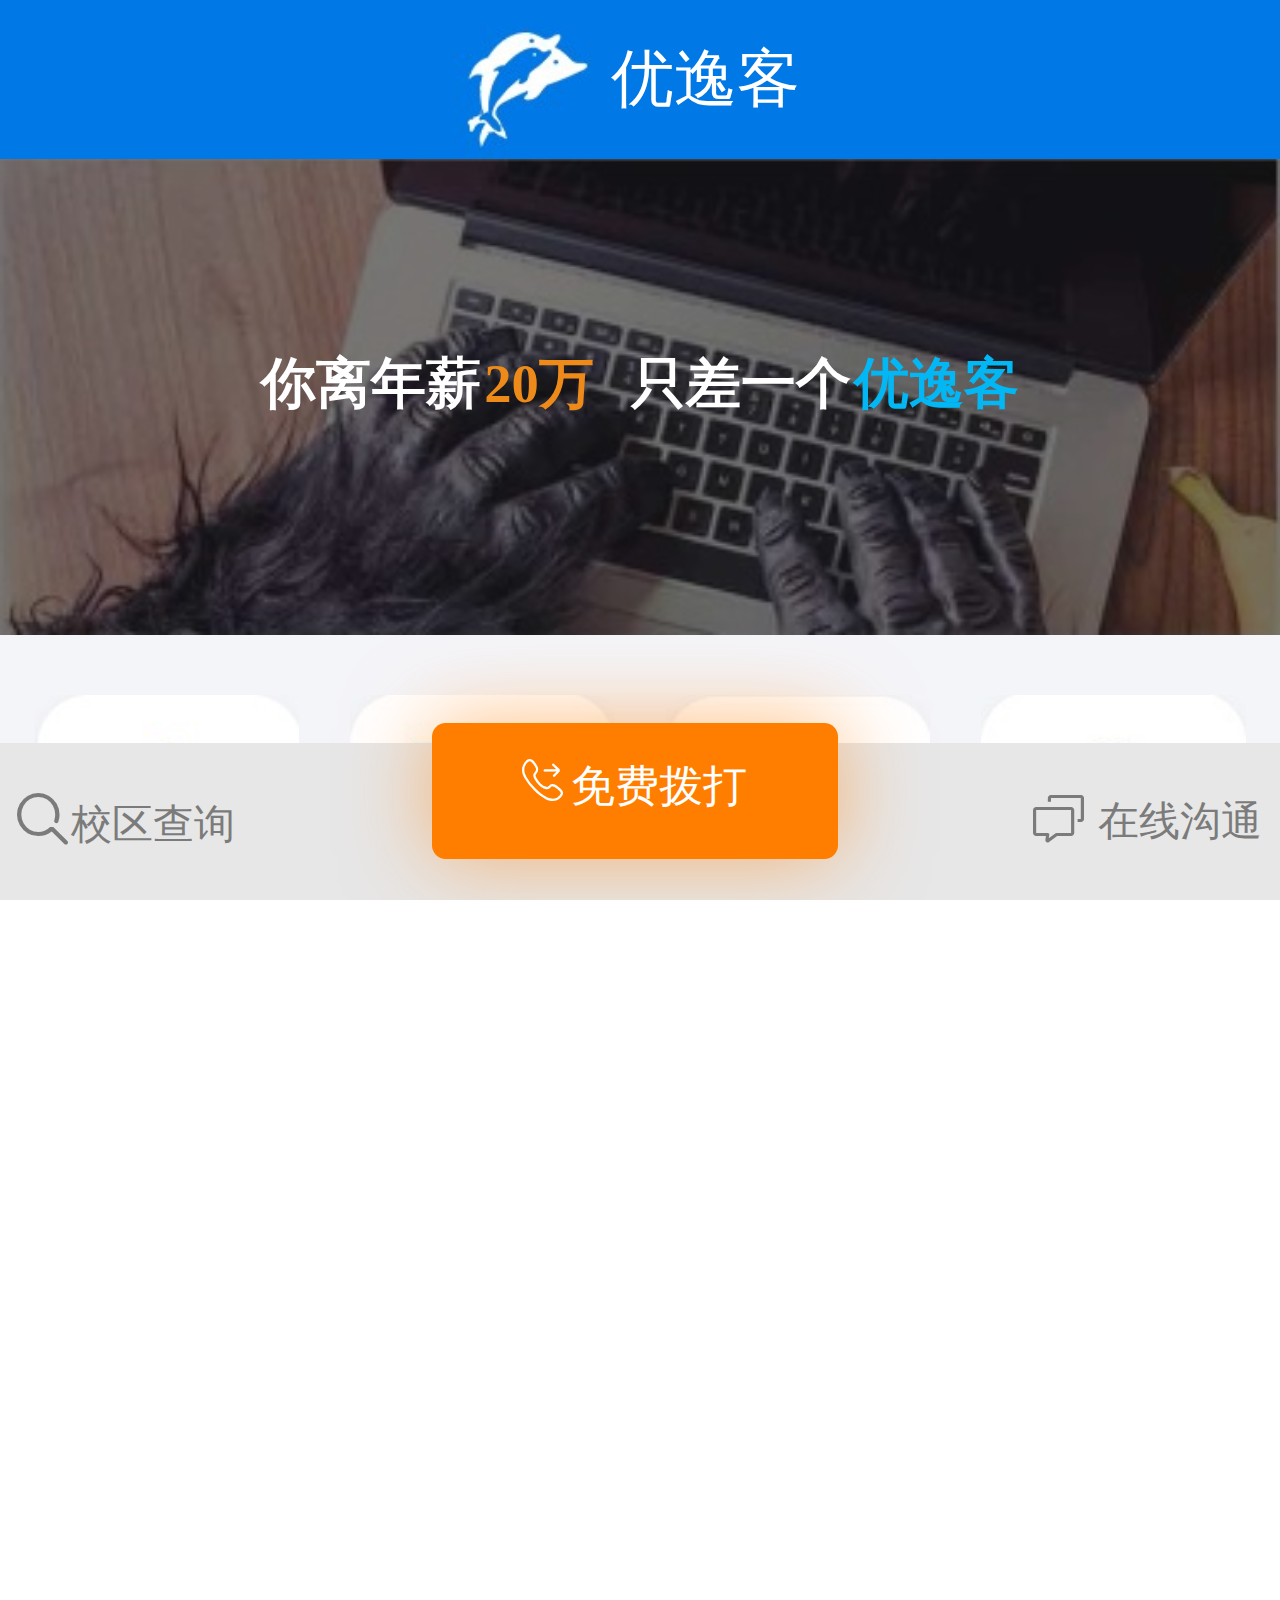
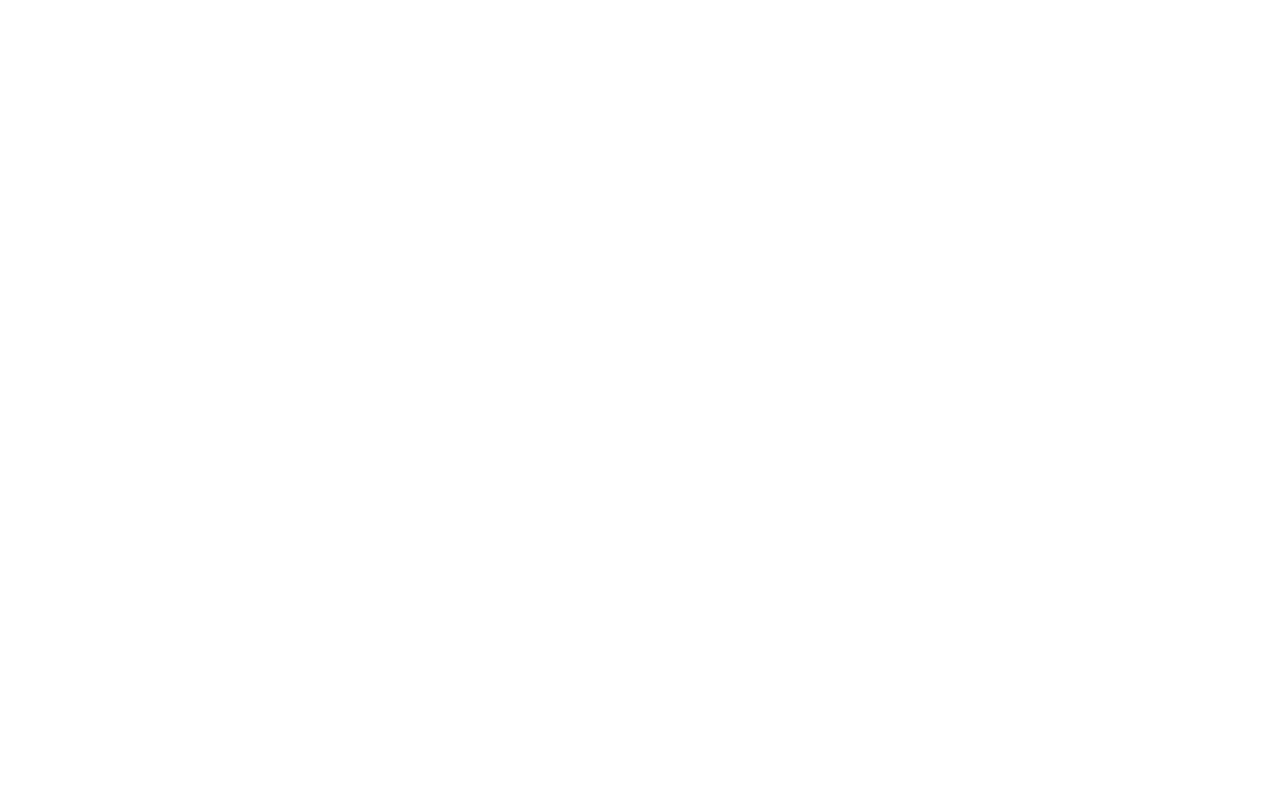
<file: index.html>
<!DOCTYPE html>
<html>
<head>
    <meta charset="utf-8">
    <meta name="viewport" content="initial-scale=1.0, maximum-scale=1.0, user-scalable=no" />
    <title></title>
    <script type="text/javascript">
    	
   		document.addEventListener('plusready', function(){
   			//console.log("所有plus api都应该在此事件发生后调用，否则会出现plus is undefined。"
   			
   		});	
    </script>
    <link rel="stylesheet" href="css/jiemiangaiban.css" />
   	<script src="js/rem.js"></script>
    <meta name="x5-orientation" content="portrait | landscape"/>
    <meta name="screen-orientation" content="portrait"/>
    
    <meta name="x5-fullscreen" content="true"/>
    <meta name="full-screen" content="yes"/>
    <!-- 禁止识别电话和邮箱 -->
    <meta name="format-detection" content="telephone=no,email=no"/>
	<link rel="stylesheet" href="css/comment.css">
	<link rel="stylesheet" href="icon/iconfont.css" />
</head>
<body>
	
	
	<!--开头-->
	<div class="tittle">
		<img src="img/2017-04-08_163137.jpg" alt="" />
		<a href="">优逸客</a>
	</div>
	
	
	
	<!--banner-->
	
	<div class="banner">
		<img src="img/2017-04-08_141416.jpg" alt="" />
		<div class="zhezhao">
			<i>你离年薪</i>
			<span>20万</span>
			<i>只差一个</i>
			<em>优逸客</em>
		</div>
	</div>
	
	<!--图标-->
	<div class="tubiao">
		<ul>
			<li>
				<a href="">
					<img src="img/2017-04-09_184604.jpg" alt="" />
					<span>UI</span>
				</a>
			</li>
			<li>
				<a href="guanyuwomen.html">
					<img src="img/2017-04-09_184716.jpg" alt="" />
					<span>Web</span>
				</a>
			</li>
			<li>
				<a href="">
					<img src="img/2017-04-09_184745.jpg" alt="" />
					<span>PHP</span>
				</a>
			</li>
			<li>
				<a href="jinpaishizi.html">
					<img src="img/2017-04-09_190508.jpg" alt="" />
					<span>金牌师资</span>
				</a>
			</li>
			<li>
				<a href="gaoxin.html">
					<img src="img/2017-04-09_184835.jpg" alt="" />
					<span>高薪学员</span>
				</a>
			</li>
			<li>
				<a href="remen.html">
					<img src="img/2017-04-09_184900.jpg" alt="" />
					<span>热门问题</span>
				</a>
			</li>
			<li>
				<a href="meitibaodao.html">
					<img src="img/2017-04-09_184920.jpg" alt="" />
					<span>媒体报道</span>
				</a>
			</li>
			<li>
				<a href="guanyuwomen.html">
					<img src="img/2017-04-09_184950.jpg" alt="" />
					<span>关于我们</span>
				</a>
			</li>
		</ul>
	</div>
	
	
	<!--服务体系-->
	<div class="fuwu">
		<a href="">服务体系</a>
	</div>
	
	<!--免费体检-->
	<div class="mianfei">
		<ul>
			<li>
				<i>免费体检</i>
				<br />
				<span>健康由你掌控</span>
			</li>
			<li>
				<img src="img/2017-04-09_194907.jpg" alt="" />
			</li>
		</ul>
		<ul>
			<li>
				<i>助学贷款</i>
				<br />
				<span>前程我来把关</span>
			</li>
			<li>
				<img src="img/2017-04-09_195009.jpg" alt="" />
			</li>
		</ul>
	</div>
	
	<!--免费试听-->
	<div class="shiting">
		<div class="dongtai">
			<img src="img/2017-04-09_192322.jpg" alt="" />
			 	<div class="qianren">
					<i>免费试听</i>
					<br />
					<span>千人学设计</span>
				</div>
		</div>
		<div class="dongtai">
			<img src="img/2017-04-09_192342.jpg" alt="" />
			 	<div class="qianren">
					<i>优逸客动态</i>
					<br />
					<span>近在咫尺</span>
				</div>
		</div>
		<div class="dongtai">
			<img src="img/2017-04-09_192359.jpg" alt="" />
			 	<div class="qianren">
					<i>荣誉认证</i>
					<br />
					<span>品质保证</span>
				</div>
		</div>
	</div>
	
	<!--免费拨打电话-->
	<div class="dianhuaa">
		
	</div>
	
	<!--免费拨打电话-->
	<div class="dianhua">
		<a href="" class="chaxun">
			<span class="iconfont icon-12002"></span>
			<i>校区查询</i>
		</a>
		<a href="" class="chaxun">
			<div class="fangkuai">
				<span class="iconfont icon-boda"></span>
				<em>免费拨打</em>
			</div>
		</a>
		<a href="" class="chaxuna">
			<i>在线沟通</i>
			<span class="iconfont icon-goutong1"></span>
			
		</a>
	</div>
	
		
	
	
	
	
	
</body>
</html>
</file>
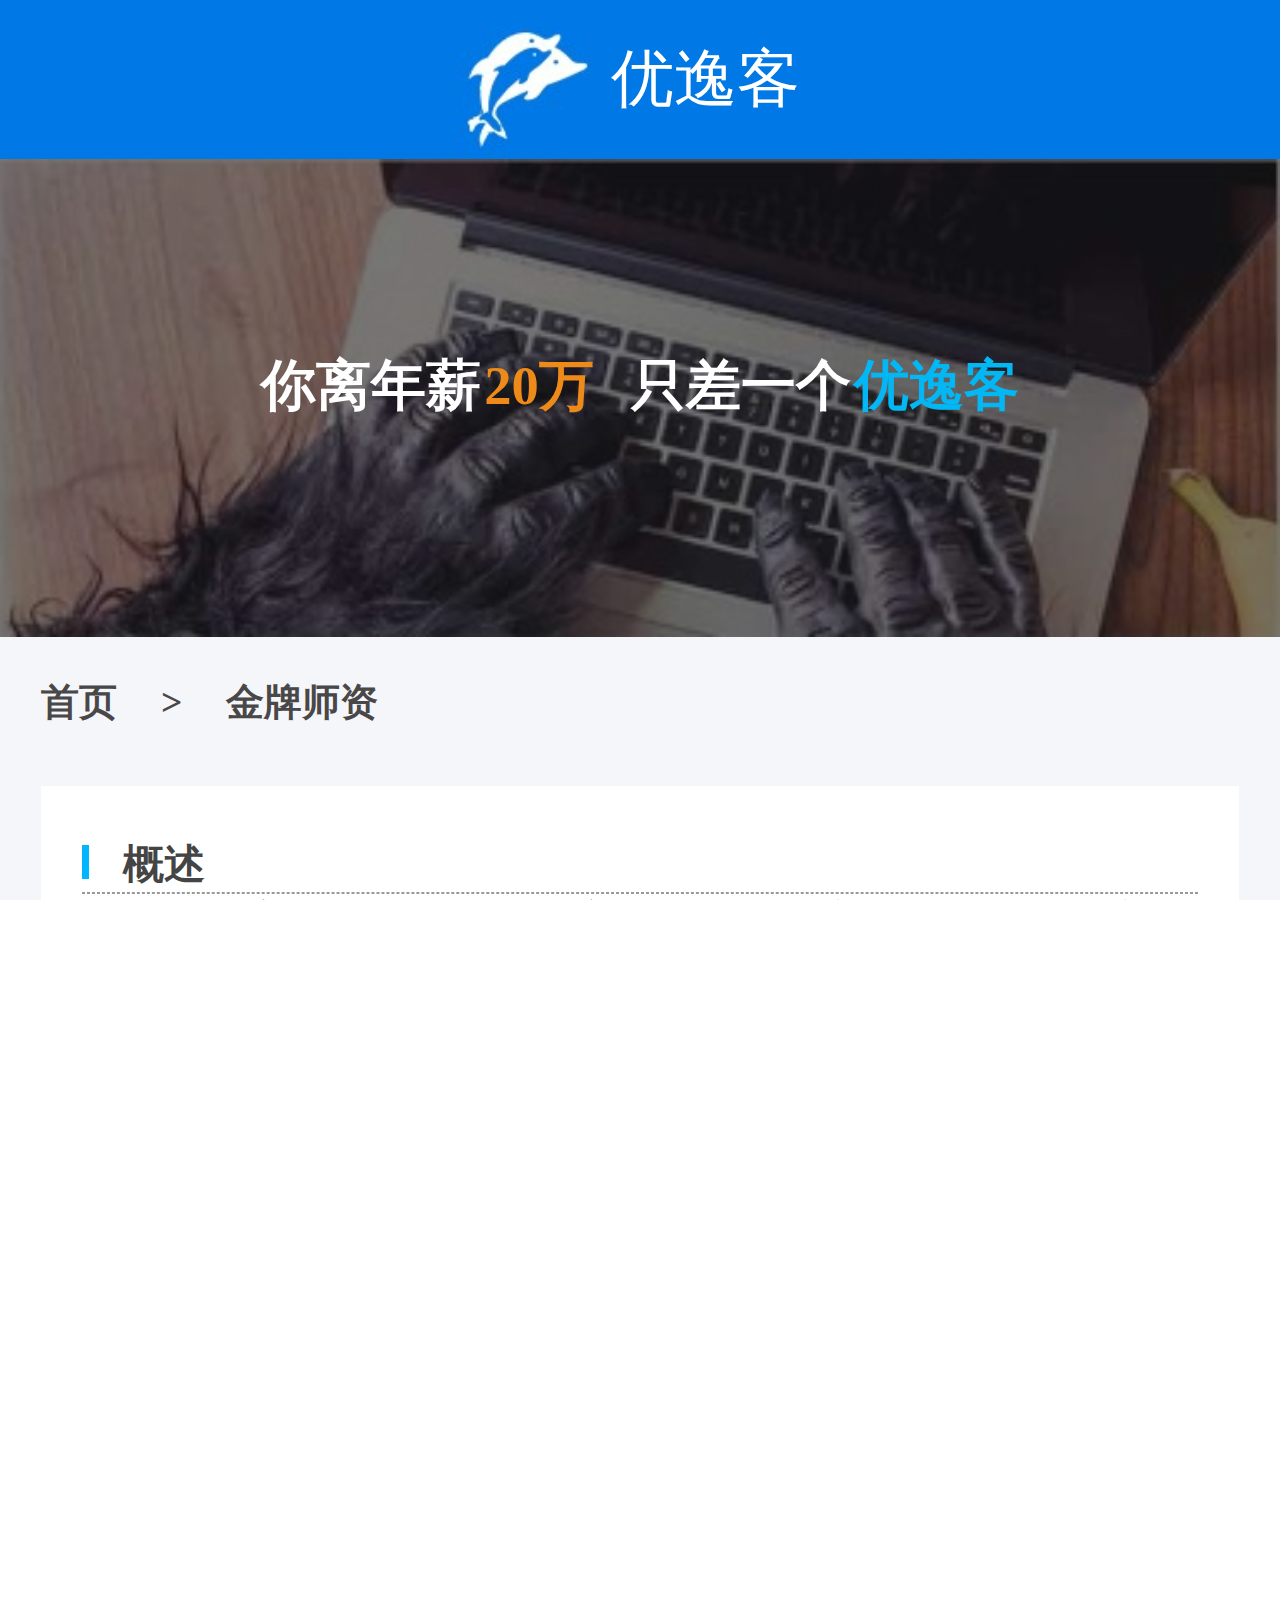
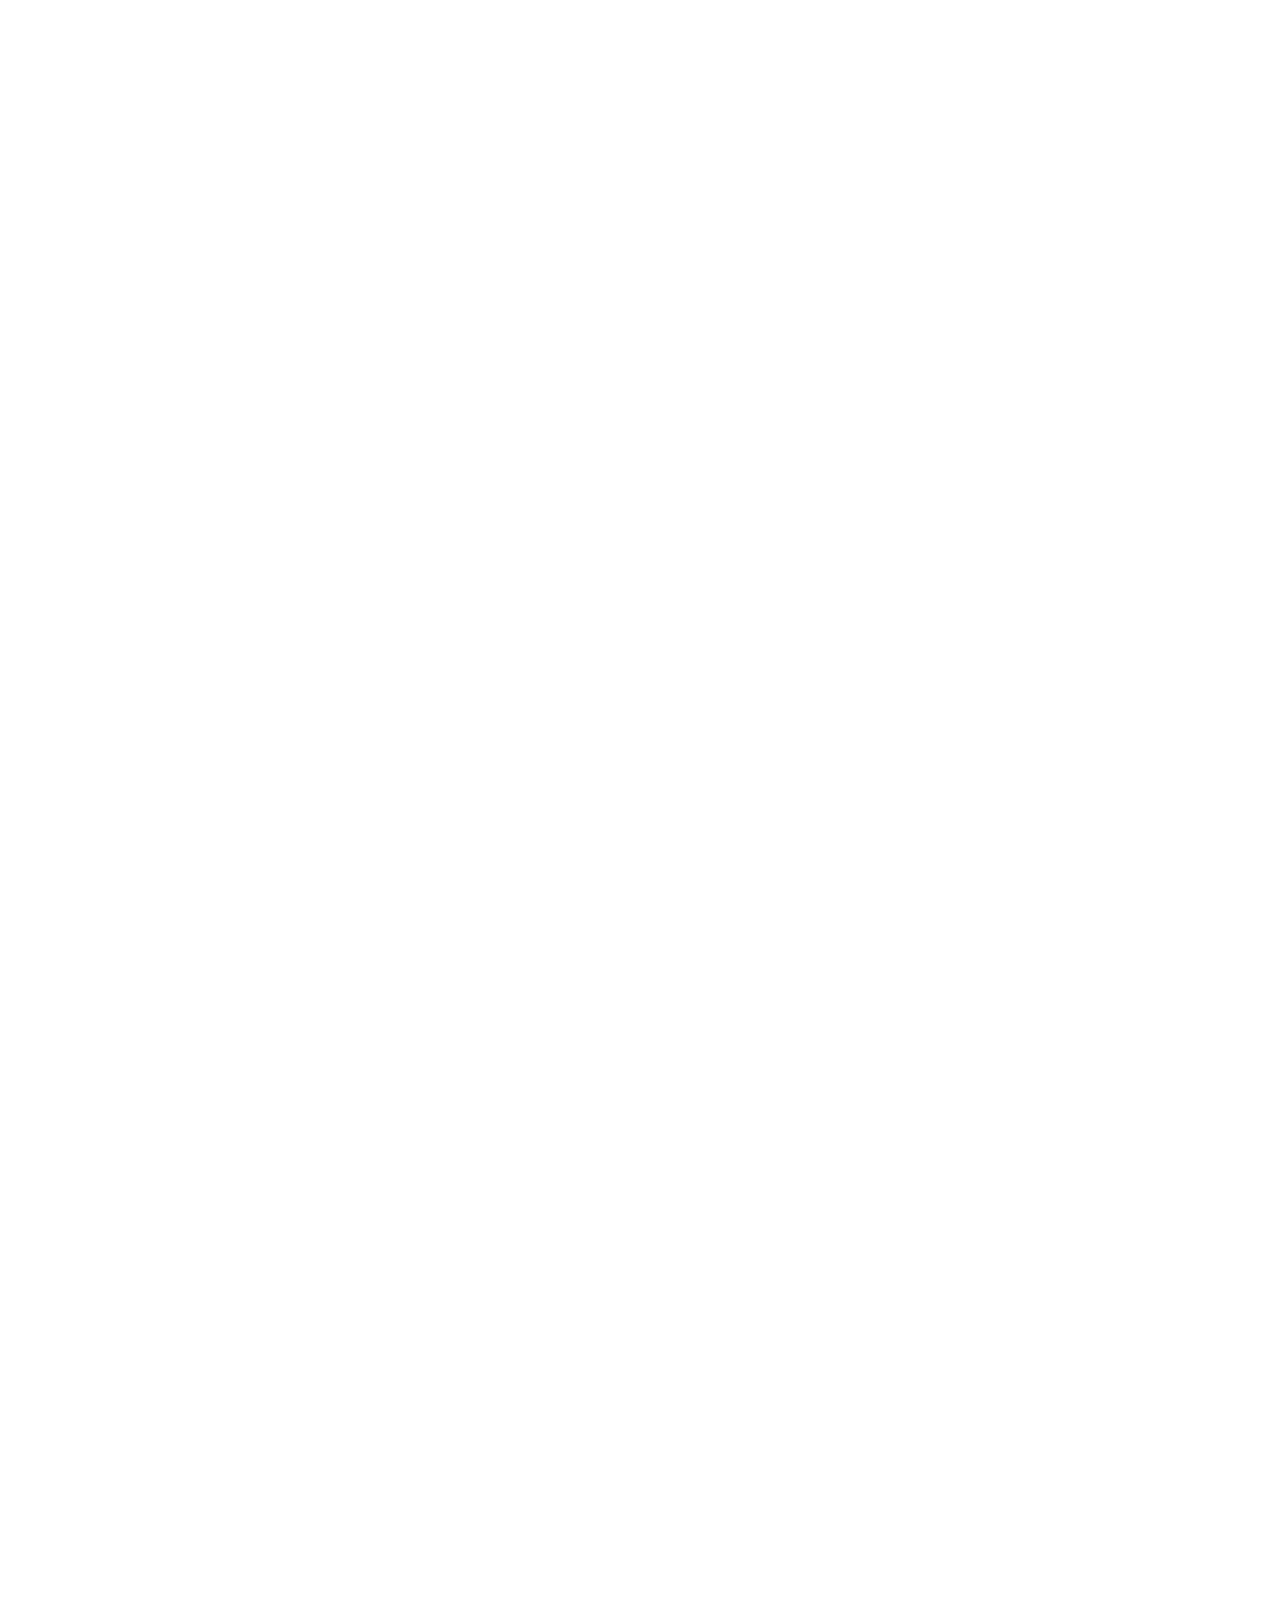
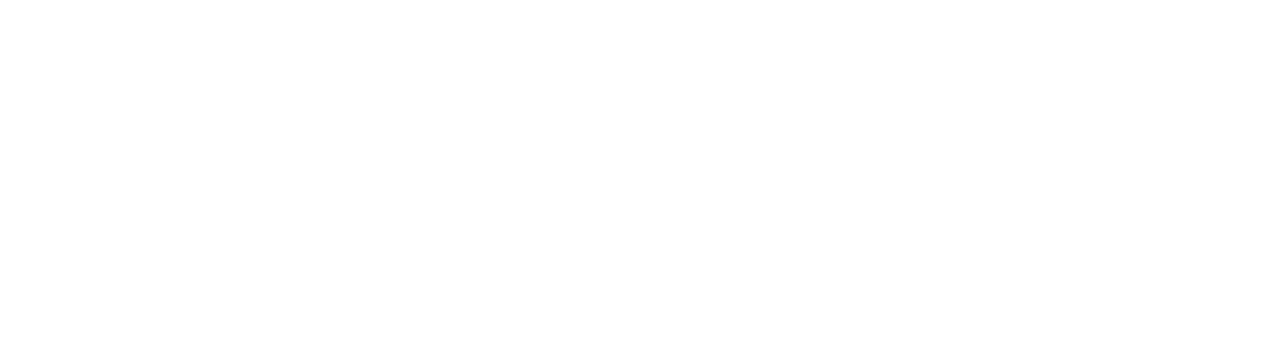
<file: gaishu.html>
<!DOCTYPE html>
<html>
<head>
    <meta charset="utf-8">
    <meta name="viewport" content="initial-scale=1.0, maximum-scale=1.0, user-scalable=no" />
    <title></title>
    <script type="text/javascript">
    	
   		document.addEventListener('plusready', function(){
   			//console.log("所有plus api都应该在此事件发生后调用，否则会出现plus is undefined。"
   			
   		});	
    </script>
    <link rel="stylesheet" href="css/gaishu.css">
   	<script src="js/rem.js"></script>
    <meta name="x5-orientation" content="portrait | landscape"/>
    <meta name="screen-orientation" content="portrait"/>
    
    <meta name="x5-fullscreen" content="true"/>
    <meta name="full-screen" content="yes"/>
    <!-- 禁止识别电话和邮箱 -->
    <meta name="format-detection" content="telephone=no,email=no"/>
	<link rel="stylesheet" href="css/comment.css">
</head>
<body>
	
	
	<!--开头-->
	<div class="tittle">
		<img src="img/2017-04-08_163137.jpg" alt="" />
		<a href="">优逸客</a>
	</div>
	
	
	
	<!--banner-->
	
	<div class="banner">
		<img src="img/2017-04-08_141416.jpg" alt="" />
		<div class="zhezhao">
			<i>你离年薪</i>
			<span>20万</span>
			<i>只差一个</i>
			<em>优逸客</em>
		</div>
	</div>
	
	<!--首页-->
	
	<div class="shouye">
		<a href="index.html">首页</a>
		<em>&gt;</em>
		<a href="">金牌师资</a>
		
	</div>
	
	
	<!--概述-->
	<div class="dakuang">
		<div class="ua">
			<div class="lan"></div>
			<span>概述</span>
			<hr style="border:1px dashed #999999"   />
			<i>山西优逸客科技有限公司成立于2013年。实训课程是由北京、上海等一线城市的顶尖设计精英与IT专家共同发起，历时一年的调研并结合企业对人才实际需求研发出适合山西大学生的第一套互联网与移动互联网界面设计的UI设计实训体系。在此基础上配以完善的职业规划体系、规范的人才培养流程和标准、良好的专业人才就业指导等服务。是山西UI实训行业的“拓荒者”、企业级产品设计“方案提供商”、山西UI设计职业教育“领导品牌”;UI设 计专业人才“培育基地”。
			<br />
			自成立伊始，优逸客便立志推动山西UI设计行业的快速发展，为社会各行业提供优秀、全面、 专业的UI设计服务，并致力于培养国家和社会紧缺的高级UI设计专业人才。目前成功构建了以实训(平面设计与表现、前端工程师、UI设计)为主的业务模式，在实训实施各个环节制定高标准并通过对严格的把控来保 证实训的质量。公司积极听取各方的反馈意见不断完善自身，从而逐步成长为中国最专业的UI设计人才培育基地。</i>
		</div>
	</div>
	
	<!--企业文化-->
	<div class="dakuang">
		<div class="ui">
			<div class="lan"></div>
			<span>企业文化</span>
			<hr style="border:1px dashed #999999"   />
			<ul>
				<li>
					<img src="img/2017-04-10_111920.jpg" alt="" />
				</li>
				<li>
					<img src="img/2017-04-10_105446.jpg" alt="" />
				</li>
				<li>
					<img src="img/2017-04-10_105503.jpg" alt="" />
				</li>
		 	</ul>
		</div>
	
	</div>
	
	
	
	<!--公司理念-->
	<div class="dakuang">
		<div class="ui">
			<div class="lan"></div>
			<span>公司理念</span>
			<hr style="border:1px dashed #999999"   />
			<b>有责任，有激情，有梦想</b>
		</div>
	
	</div>
	
	
	<!--公司愿景-->
	<div class="dakuang">
		<div class="ui">
			<div class="lan"></div>
			<span>公司愿景</span>
			<hr style="border:1px dashed #999999"   />
			<b>他让每位优逸客的学员都有份好的工作</b>
		</div>
	
	</div>
	
	
	<!--公司愿景-->
	<div class="dakuang">
		<div class="ui">
			<div class="lan"></div>
			<span>公司愿景</span>
			<hr style="border:1px dashed #999999"   />
			<b>成为中国顶尖的大学生职业实训基地</b>
		</div>
	
	</div>
	
	<!--马上报名-->
	<div class="baoming">
		<img src="img/2017-04-10_105522.jpg" alt="" />
	</div>
	

	
	
	
	
	
	<!--页码-->
	<div class="yema">
		<div class="yi">
			<i>←</i>
		</div>
		<div class="er">
			<i>1</i>
		</div>
		<div class="er">
			<i>2</i>
		</div>
		<div class="er">
			<i>3</i>
		</div>
		<div class="er">
			<i>4</i>
		</div>
		<div class="er">
			<i>5</i>
		</div>
		<span>……</span>
		<div class="er">
			<i>30</i>
		</div>
		<div class="san">
			<i>→</i>
		</div>
		<b>跳转到</b>
		<div class="si">
			<i></i>
		</div>
		<em>页</em>
		<div class="er">
			<i>GO</i>
		</div>
		
	</div>
	
	
	<!--底部-->
	<div class="dibu">
		Copyright ? 2013-2016 版权所有 优逸客科技有限公司
		<br />
		联系电话：400-888-6747 晋JCP 备 13006051 号
	</div>
	
	
	
	
	
	
</body>
</html>
</file>
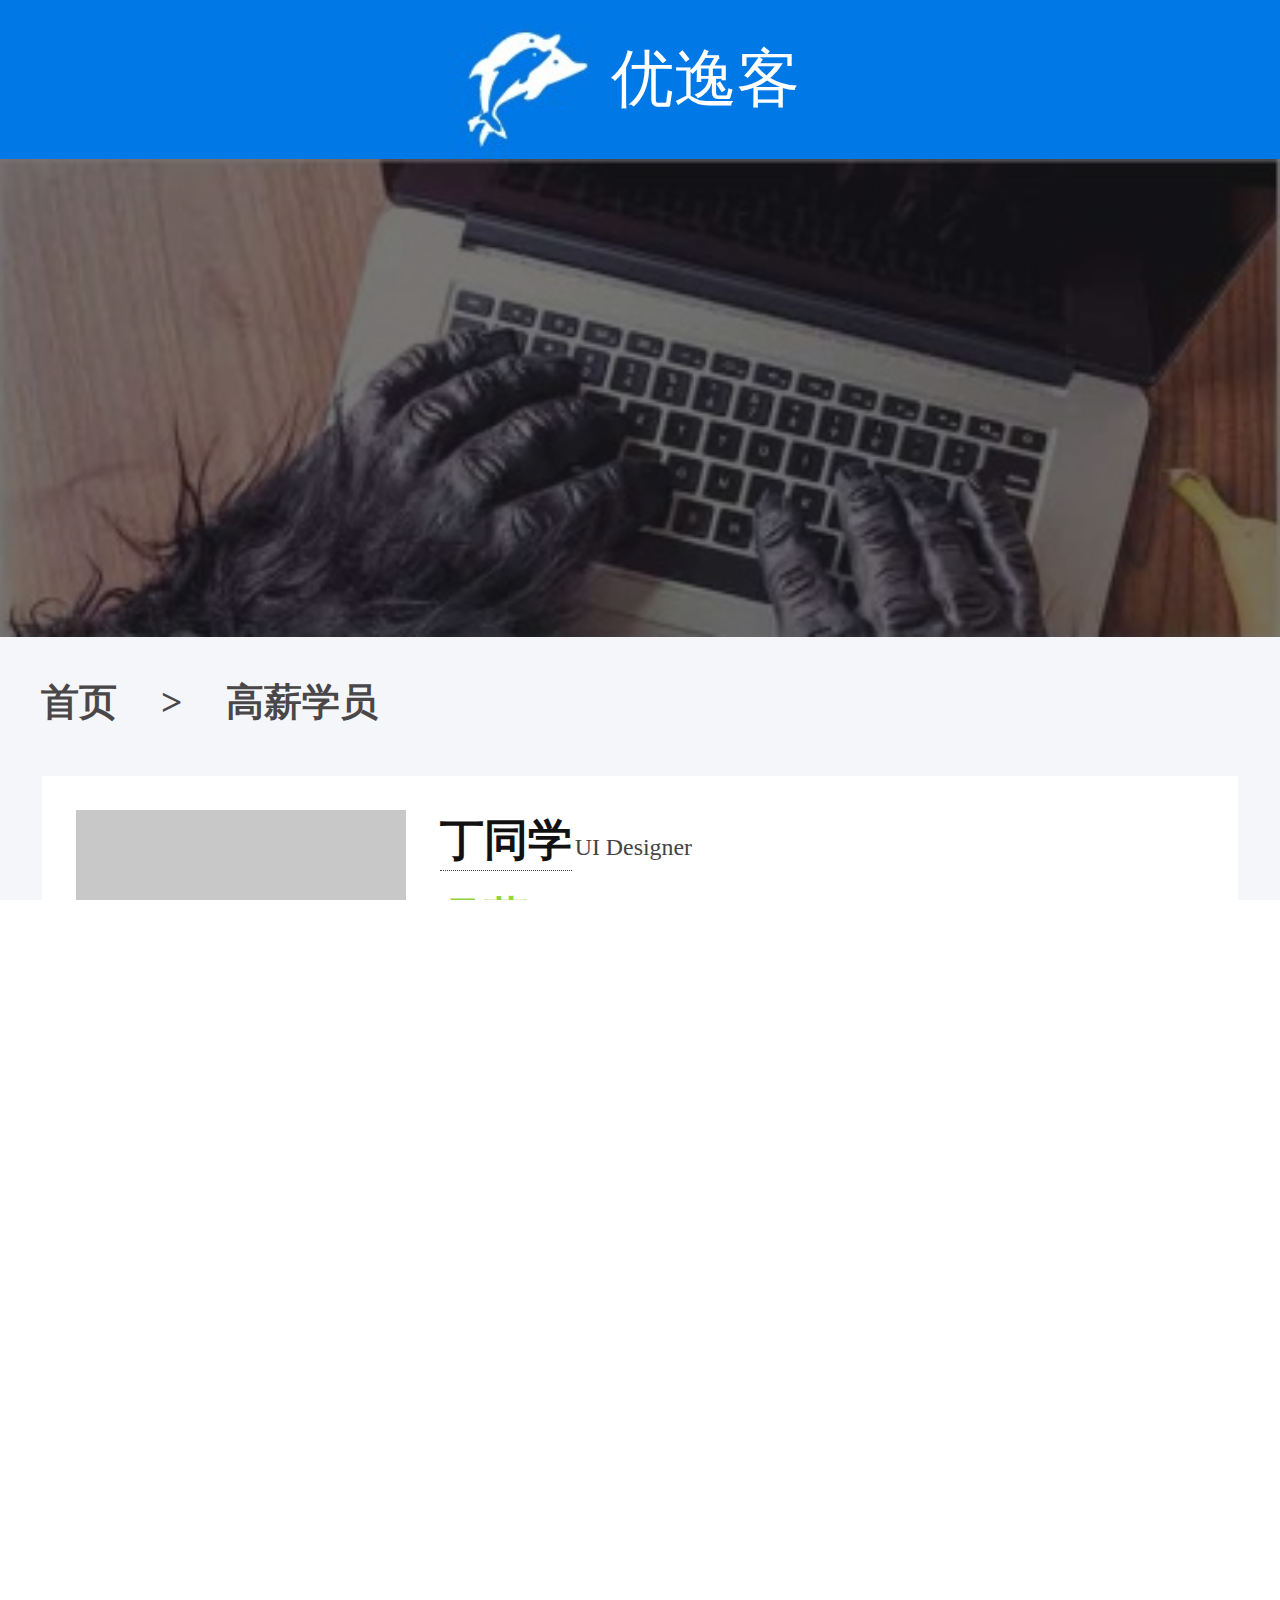
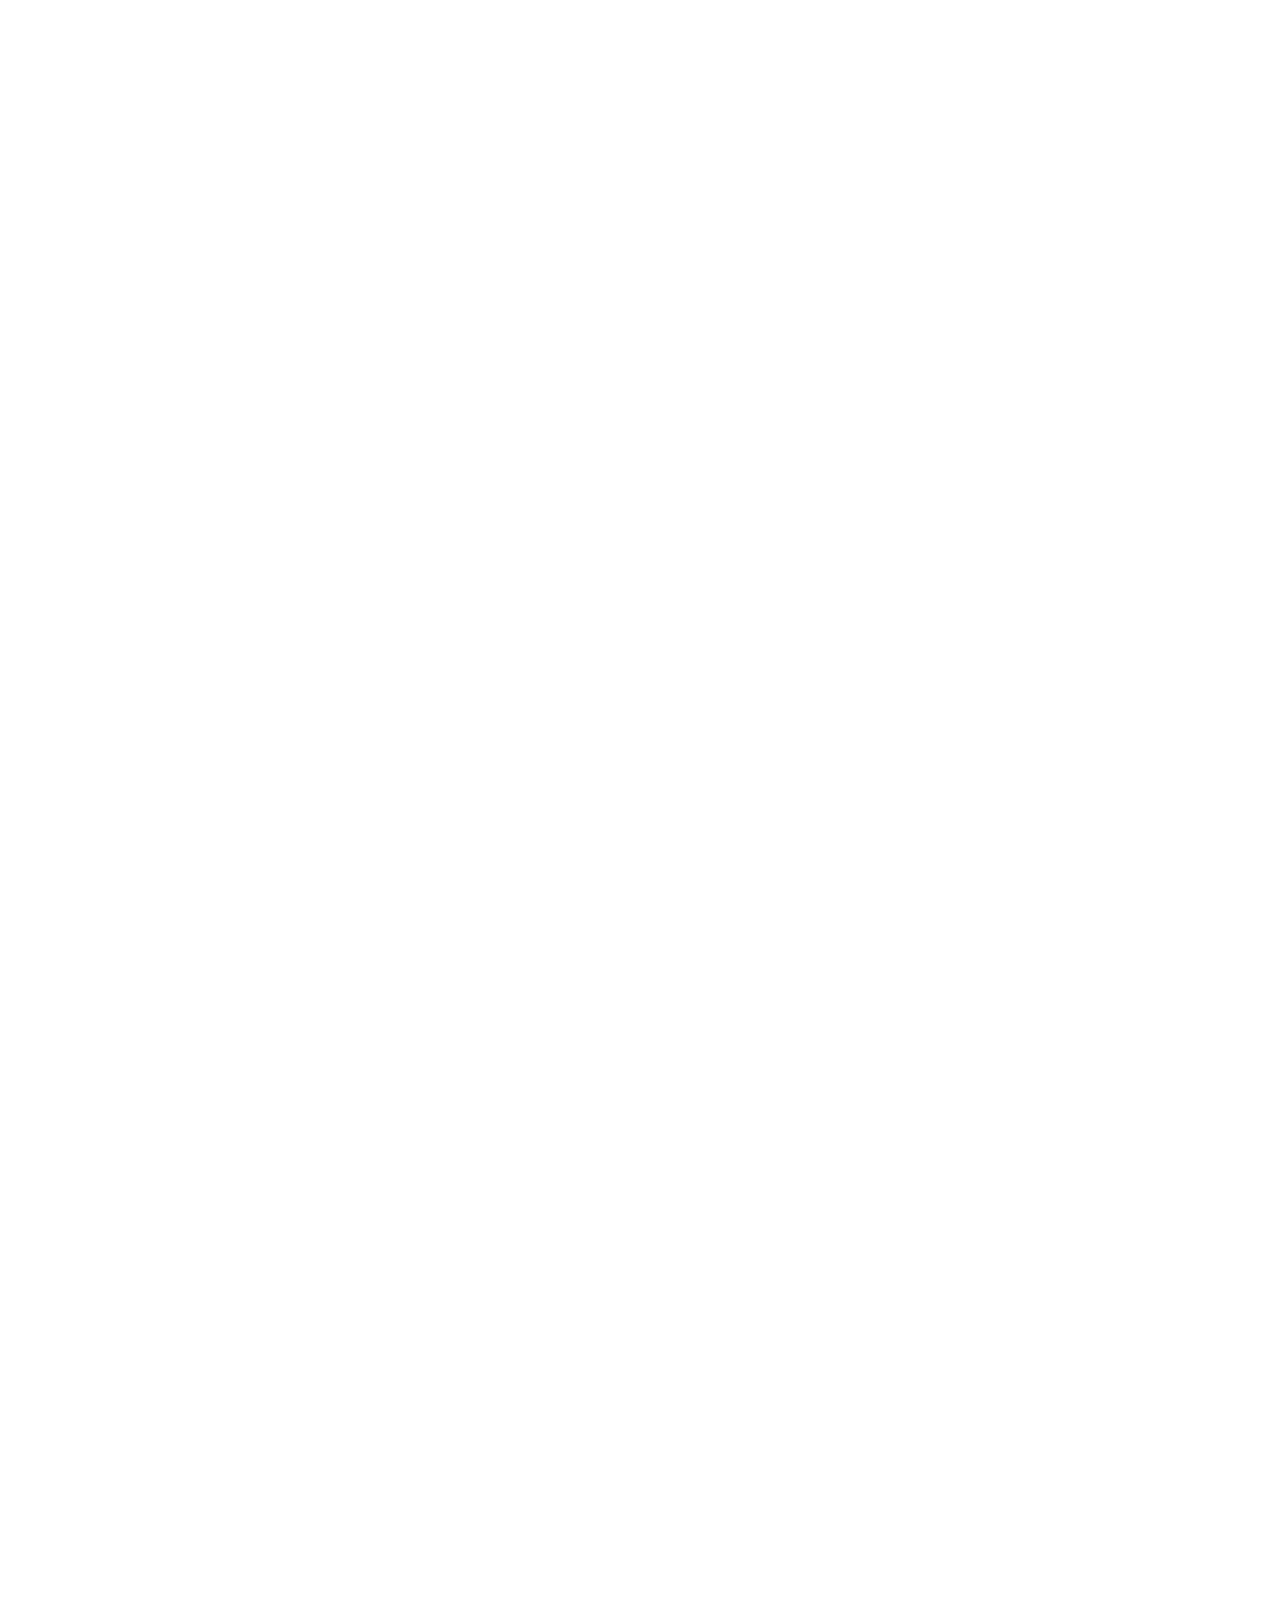
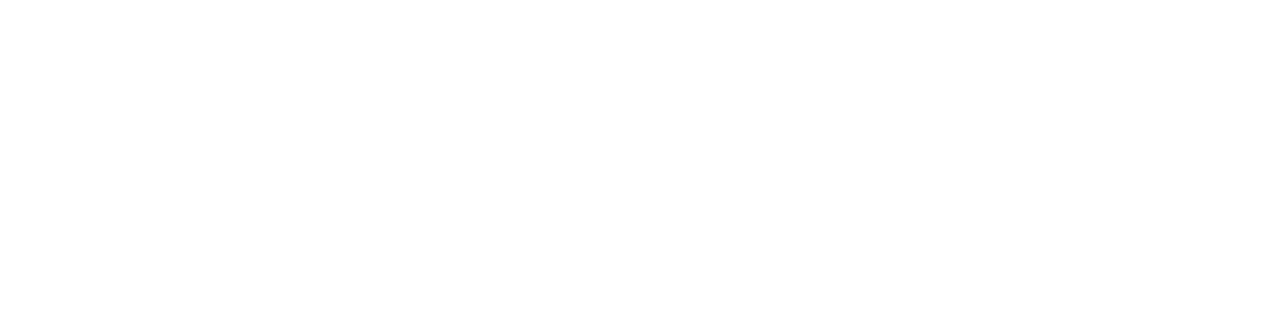
<file: gaoxin.html>
<!DOCTYPE html>
<html>
<head>
    <meta charset="utf-8">
    <meta name="viewport" content="initial-scale=1.0, maximum-scale=1.0, user-scalable=no" />
    <title></title>
    <script type="text/javascript">
    	
   		document.addEventListener('plusready', function(){
   			//console.log("所有plus api都应该在此事件发生后调用，否则会出现plus is undefined。"
   			
   		});	
    </script>
    <link rel="stylesheet" href="css/index.css">
   	<script src="js/rem.js"></script>
    <meta name="x5-orientation" content="portrait | landscape"/>
    <meta name="screen-orientation" content="portrait"/>
    
    <meta name="x5-fullscreen" content="true"/>
    <meta name="full-screen" content="yes"/>
    <!-- 禁止识别电话和邮箱 -->
    <meta name="format-detection" content="telephone=no,email=no"/>
	<link rel="stylesheet" href="css/comment.css">
</head>
<body>
	
	
	<!--开头-->
	<div class="tittle">
		<img src="img/2017-04-08_163137.jpg" alt="" />
		<a href="">优逸客</a>
	</div>
	
	
	
	<!--banner-->
	
	<div class="banner">
		<img src="img/2017-04-08_141416.jpg" alt="" />
		<div class="zhezhao"></div>
	</div>
	
	<!--首页-->
	
	<div class="shouye">
		<a href="index.html">首页</a>
		<em>&gt;</em>
		<a href="s">高薪学员</a>
		
	</div>
	
	<!--学员信息-->
	<div class="xinxi">
		<div class="xueyuan">
			<div class="pic"></div>
			<ul>
				<li>
					<span>丁同学</span>
					<em>UI Designer</em>
					
				</li>
				<li>
					<b>月薪19000</b>
					<strong>+五险一金+其他</strong>
				</li>
				<li>
					<i>北京某网络科技公司</i>
				</li>
			</ul>
			
		</div>
		<div class="xueyuan">
			<div class="pic"></div>
			<ul>
				<li>
					<span>丁同学</span>
					<em>UI Designer</em>
					
				</li>
				<li>
					<b>月薪19000</b>
					<strong>+五险一金+其他</strong>
				</li>
				<li>
					<i>北京某网络科技公司</i>
				</li>
			</ul>
			
		</div>
		<div class="xueyuan">
			<div class="pic"></div>
			<ul>
				<li>
					<span>丁同学</span>
					<em>UI Designer</em>
					
				</li>
				<li>
					<b>月薪19000</b>
					<strong>+五险一金+其他</strong>
				</li>
				<li>
					<i>北京某网络科技公司</i>
				</li>
			</ul>
			
		</div>
		<div class="xueyuan">
			<div class="pic"></div>
			<ul>
				<li>
					<span>丁同学</span>
					<em>UI Designer</em>
					
				</li>
				<li>
					<b>月薪19000</b>
					<strong>+五险一金+其他</strong>
				</li>
				<li>
					<i>北京某网络科技公司</i>
				</li>
			</ul>
			
		</div>
		<div class="xueyuan">
			<div class="pic"></div>
			<ul>
				<li>
					<span>丁同学</span>
					<em>UI Designer</em>
					
				</li>
				<li>
					<b>月薪19000</b>
					<strong>+五险一金+其他</strong>
				</li>
				<li>
					<i>北京某网络科技公司</i>
				</li>
			</ul>
			
		</div>
		<div class="xueyuan">
			<div class="pic"></div>
			<ul>
				<li>
					<span>丁同学</span>
					<em>UI Designer</em>
					
				</li>
				<li>
					<b>月薪19000</b>
					<strong>+五险一金+其他</strong>
				</li>
				<li>
					<i>北京某网络科技公司</i>
				</li>
			</ul>
			
		</div>
		<div class="xueyuan">
			<div class="pic"></div>
			<ul>
				<li>
					<span>丁同学</span>
					<em>UI Designer</em>
					
				</li>
				<li>
					<b>月薪19000</b>
					<strong>+五险一金+其他</strong>
				</li>
				<li>
					<i>北京某网络科技公司</i>
				</li>
			</ul>
			
		</div>
			<div class="xueyuan">
			<div class="pic"></div>
			<ul>
				<li>
					<span>丁同学</span>
					<em>UI Designer</em>
					
				</li>
				<li>
					<b>月薪19000</b>
					<strong>+五险一金+其他</strong>
				</li>
				<li>
					<i>北京某网络科技公司</i>
				</li>
			</ul>
			
		</div>
			
	</div>
	
	
	<!--页码-->
	<div class="yema">
		<div class="yi">
			<i>←</i>
		</div>
		<div class="er">
			<i>1</i>
		</div>
		<div class="er">
			<i>2</i>
		</div>
		<div class="er">
			<i>3</i>
		</div>
		<div class="er">
			<i>4</i>
		</div>
		<div class="er">
			<i>5</i>
		</div>
		<span>……</span>
		<div class="er">
			<i>30</i>
		</div>
		<div class="san">
			<i>→</i>
		</div>
		<b>跳转到</b>
		<div class="si">
			<i></i>
		</div>
		<em>页</em>
		<div class="er">
			<i>GO</i>
		</div>
		
	</div>
	
	
	<!--底部-->
	<div class="dibu">
		Copyright ? 2013-2016 版权所有 优逸客科技有限公司
		<br />
		联系电话：400-888-6747 晋JCP 备 13006051 号
	</div>
	
	
	
	
	
	
</body>
</html>
</file>
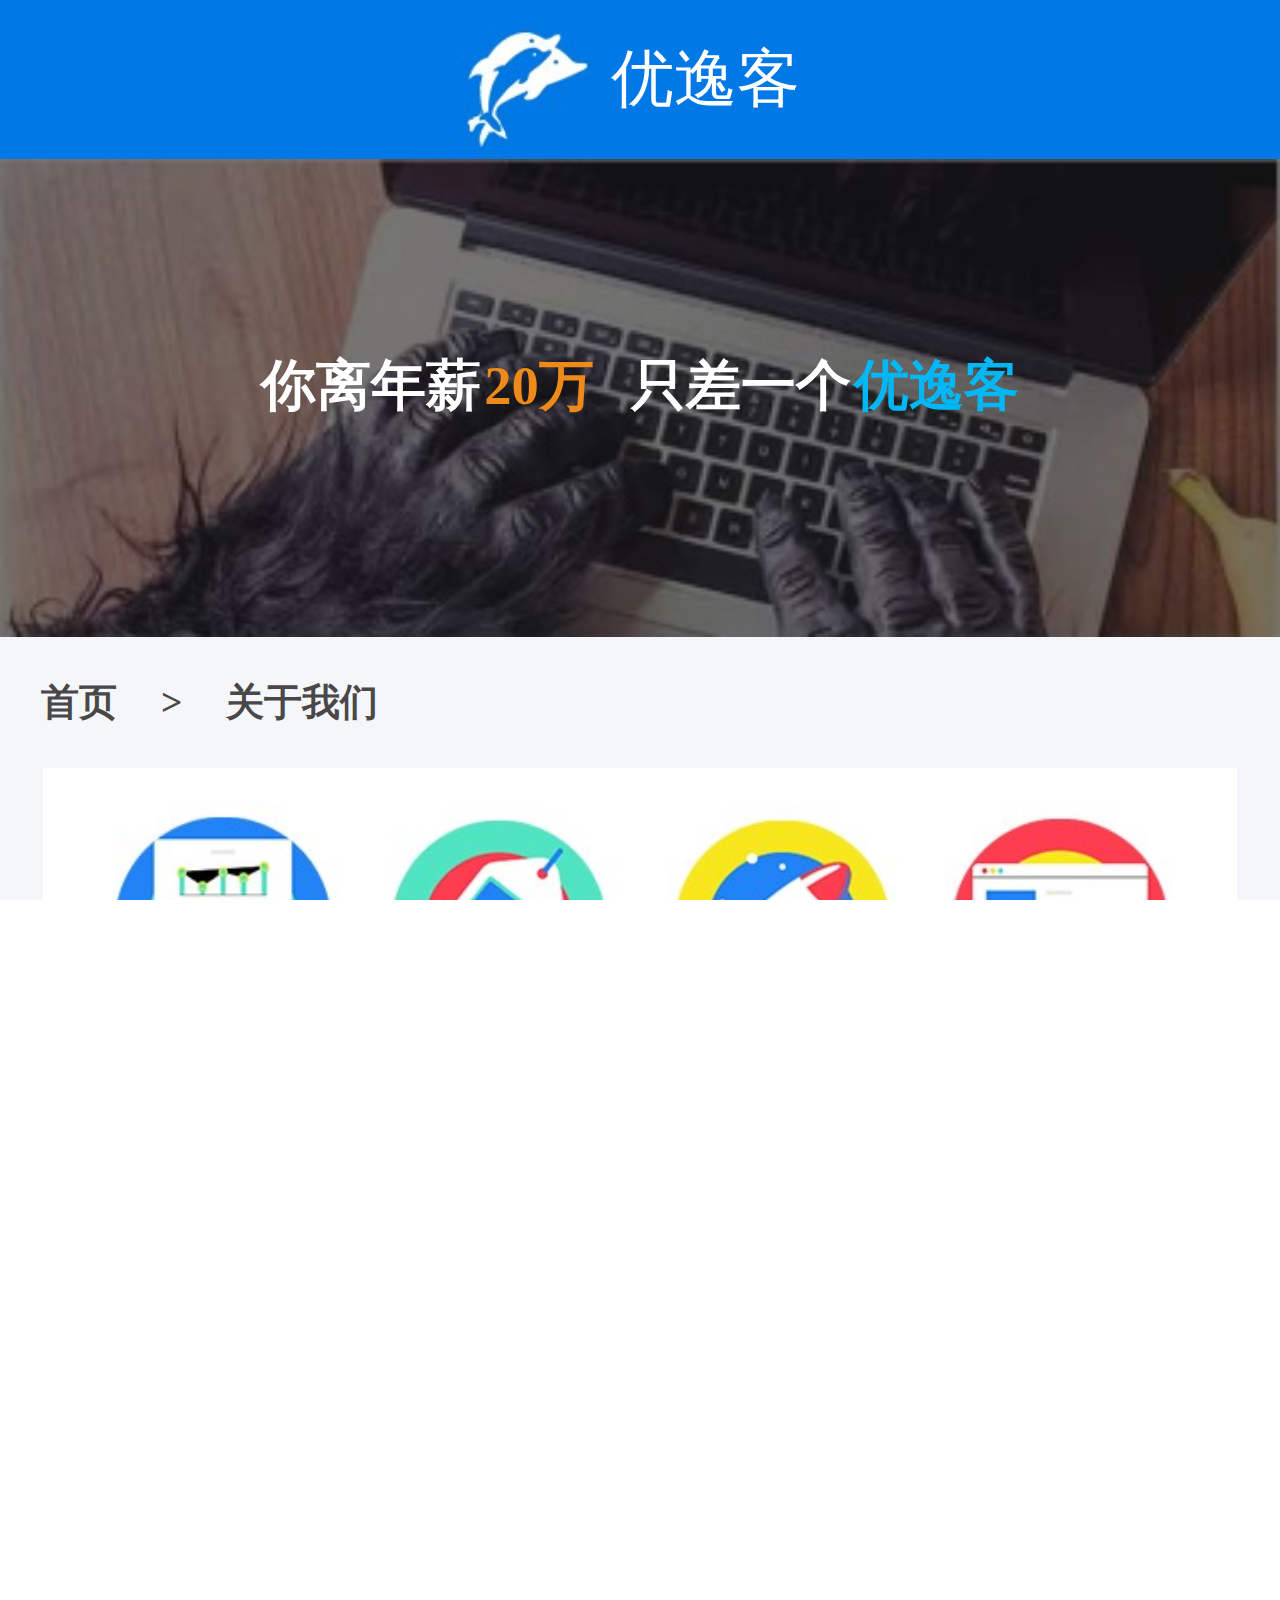
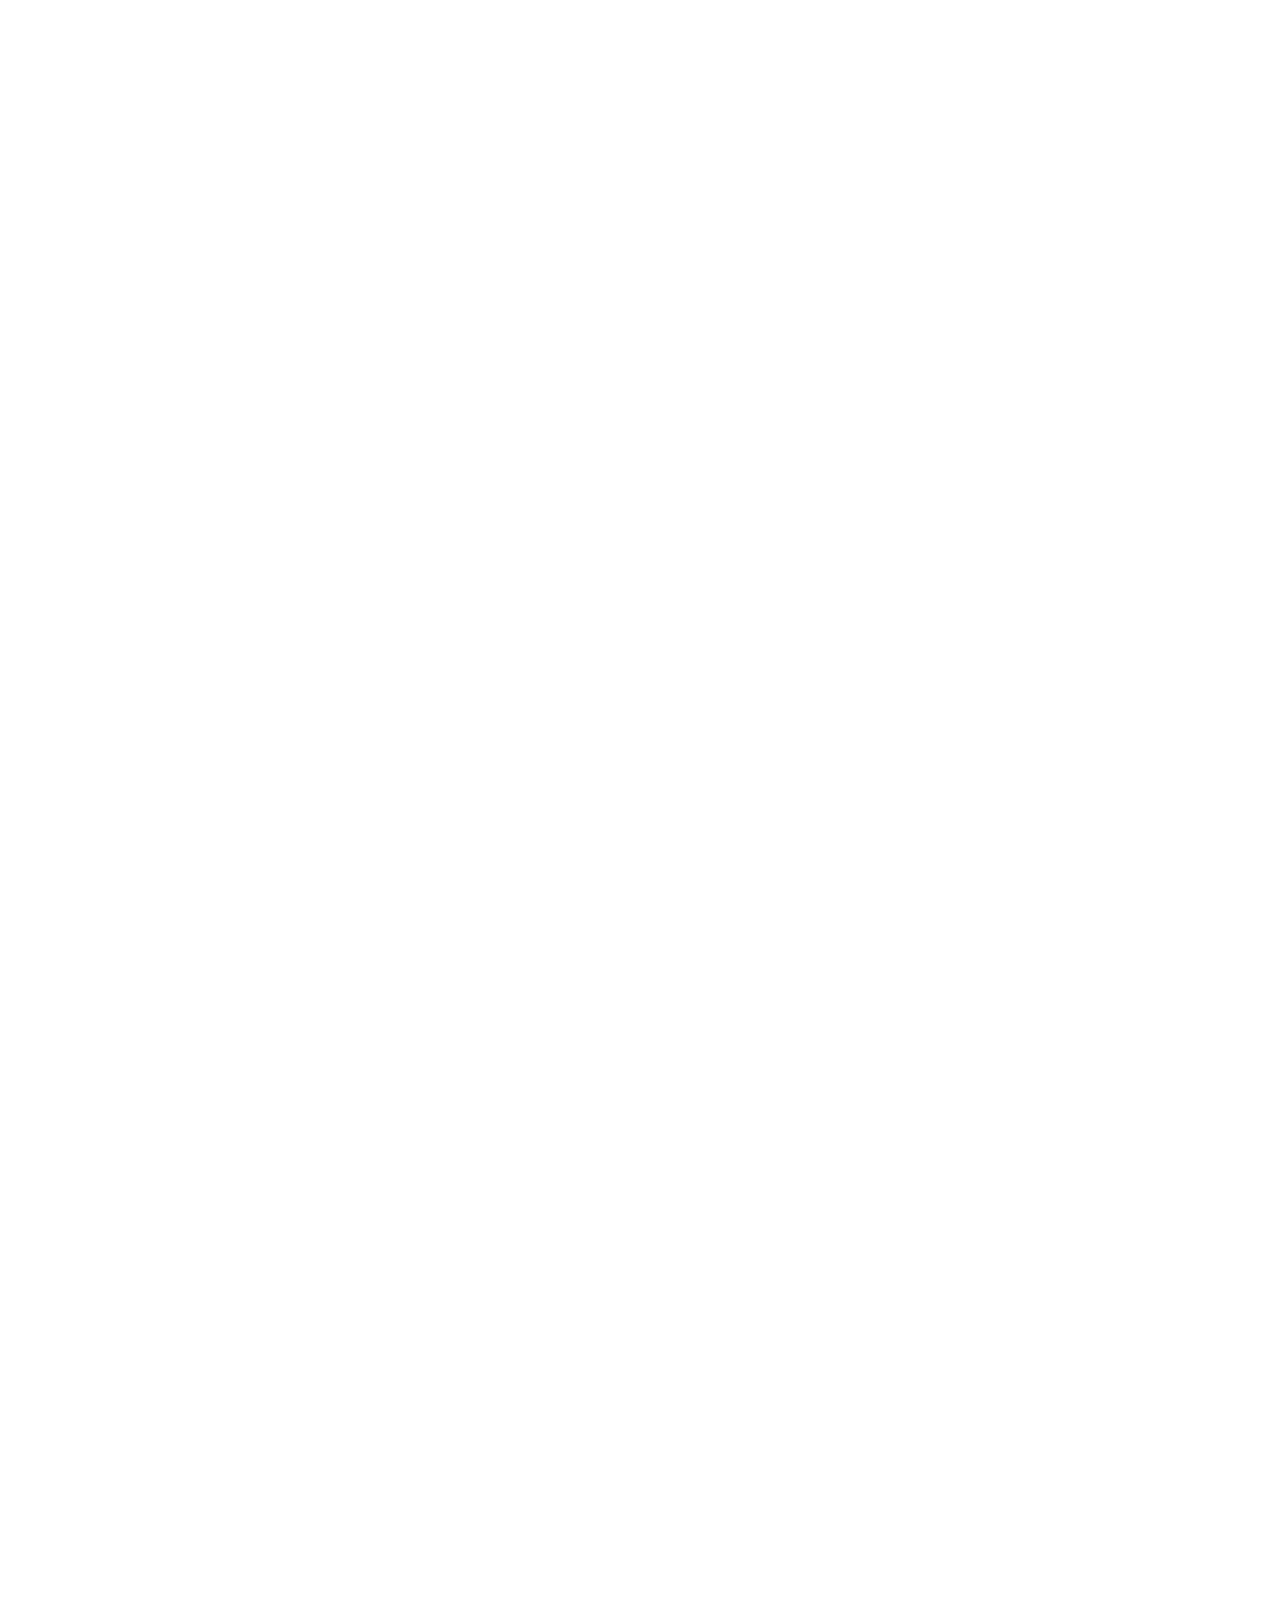
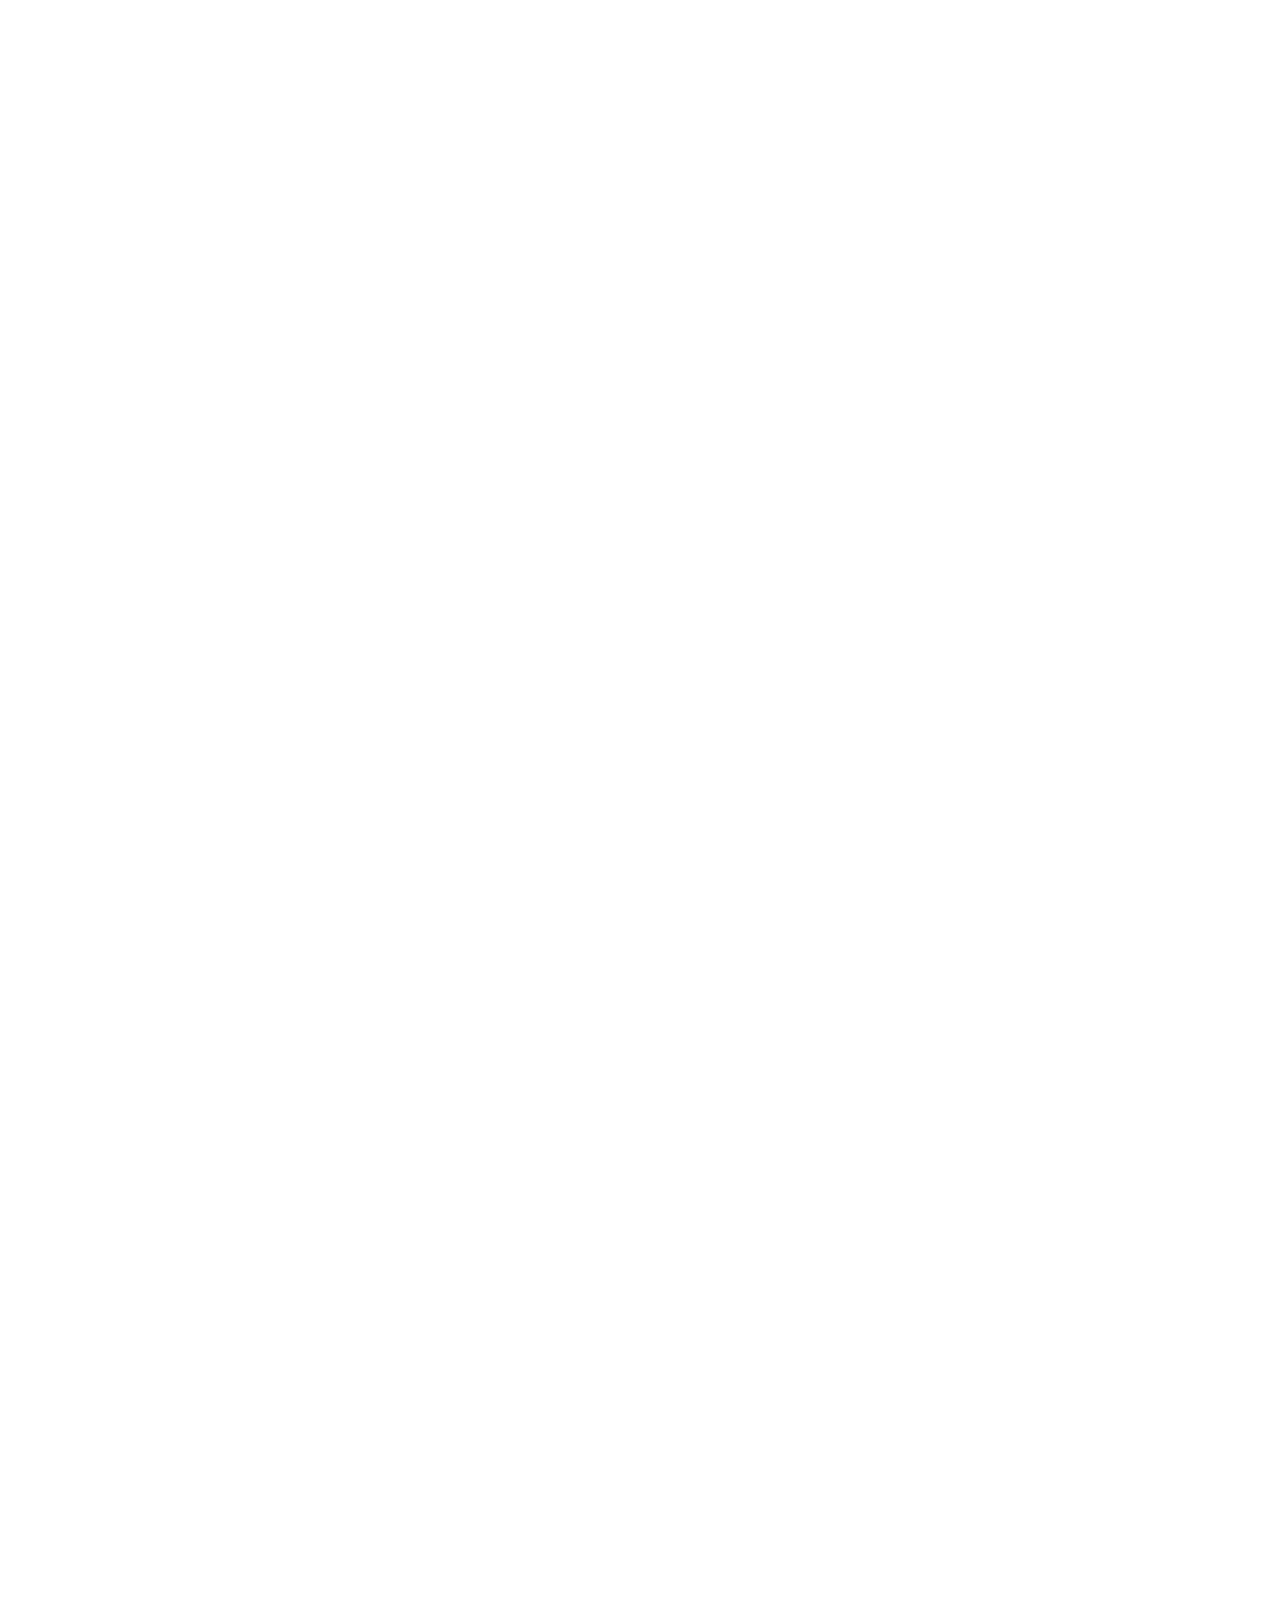
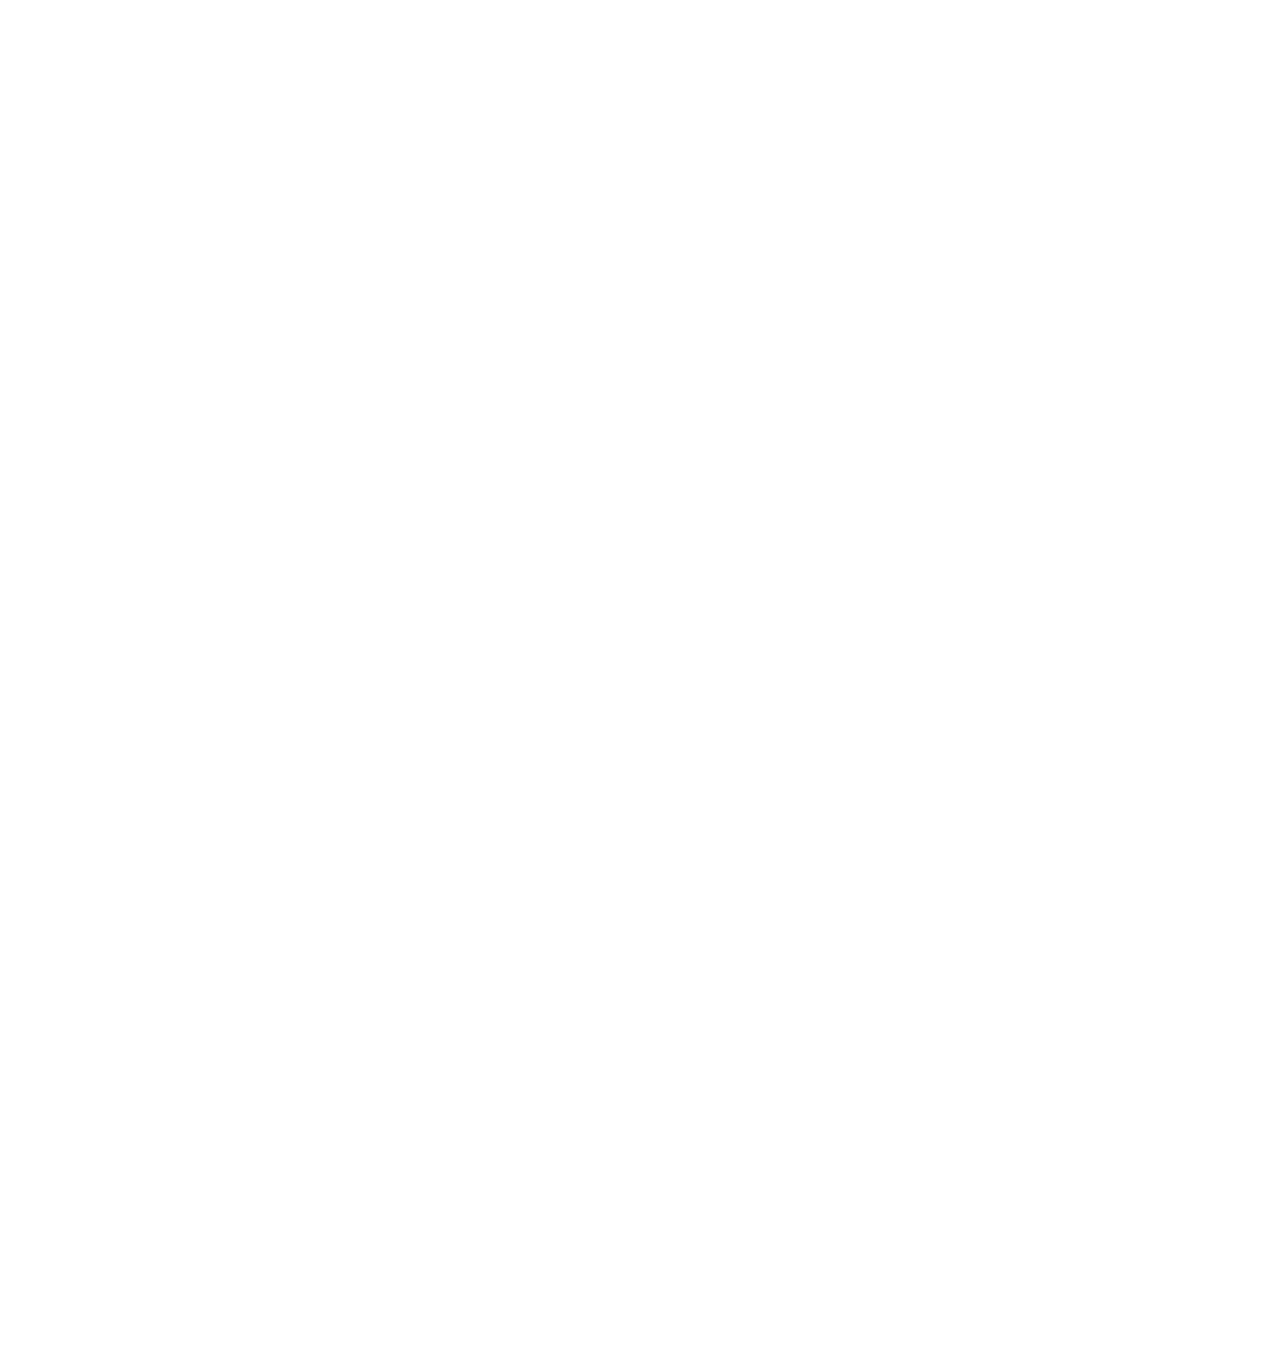
<file: guanyuwomen.html>
<!DOCTYPE html>
<html>
<head>
    <meta charset="utf-8">
    <meta name="viewport" content="initial-scale=1.0, maximum-scale=1.0, user-scalable=no" />
    <title></title>
    <script type="text/javascript">
    	
   		document.addEventListener('plusready', function(){
   			//console.log("所有plus api都应该在此事件发生后调用，否则会出现plus is undefined。"
   			
   		});	
    </script>
    <link rel="stylesheet" href="css/guanyuwomen.css">
   	<script src="js/rem.js"></script>
    <meta name="x5-orientation" content="portrait | landscape"/>
    <meta name="screen-orientation" content="portrait"/>
    
    <meta name="x5-fullscreen" content="true"/>
    <meta name="full-screen" content="yes"/>
    <!-- 禁止识别电话和邮箱 -->
    <meta name="format-detection" content="telephone=no,email=no"/>
	<link rel="stylesheet" href="css/comment.css">
</head>
<body>
	
	
	<!--开头-->
	<div class="tittle">
		<img src="img/2017-04-08_163137.jpg" alt="" />
		<a href="">优逸客</a>
	</div>
	
	
	
	<!--banner-->
	
	<div class="banner">
		<img src="img/2017-04-08_141416.jpg" alt="" />
		<div class="zhezhao">
			<i>你离年薪</i>
			<span>20万</span>
			<i>只差一个</i>
			<em>优逸客</em>
		</div>
	</div>
	
	<!--首页-->
	
	<div class="shouye">
		<a href="index.html">首页</a>
		<em>&gt;</em>
		<a href="">关于我们</a>
		
	</div>
	
	<!--0元入学-->
	
	<div class="ruxue">
		<ul>
			<li>
				<img src="img/2017-04-10_085252.jpg" alt="" />
				<a href="">免费试学</a>
			</li>
			<li>
				<img src="img/2017-04-10_085306.jpg" alt="" />
				<a href="">0元入学</a>
			</li>
			<li>
				<img src="img/2017-04-10_085321.jpg" alt="" />
				<a href="">免费体检</a>
			</li>
			<li>
				<img src="img/2017-04-10_085335.jpg" alt="" />
				<a href="">就业服务</a>
			</li>
		</ul>
	</div>
	
	
	<!--关于前端工程师-->
	<div class="dakuang">
		<div class="ui">
			<div class="lan"></div>
			<a href="">关于前端工程师</a>
			<hr style="border:1px dashed #999999"   />
		</div>
	
		
		
	<!--文字-->
		<div class="wenzi">
			<i>是通过代码方式，增加交互功能，同时结合后台开发技术进行互联网的Web和App开发，致力于通过技术改善用户体验</i><br />
			<span>移动端前端开发工程师更是新兴岗位</span><br />
			<i>Web APP的跨平台性、HTML5技术广泛的使用、AngularJS等前端框架技术发展与应用使得前端更多的信息、更丰富的内容、更友好的体验，前端开发发生了翻天覆地的变化。企业对于对前端的需求越来越高</i><br />
			<span>但目前前端工程师需求远大于供给，前端人才奇缺</span><br />
			<i>所以高质量的前端开发工程师将会是一个非常热门的职业</i><br />
			<span>发展的前景非常乐观</span><br />
		</div>
	</div>
	
	
	<!--行业就业薪资-->
	<div class="dakuang">
		<div class="ui">
			<div class="lan"></div>
			<a href="">行业就业薪资</a>
			<hr style="border:1px dashed #999999"   />
		</div>
	
		<div class="tupian">
			<img src="img/2017-04-10_094856.jpg" alt="" />
		</div>
		
	
	</div>
	
	
	<!--可就业岗位-->
	<div class="dakuang">
		<div class="ui">
			<div class="lan"></div>
			<a href="">可就业岗位</a>
			<hr style="border:1px dashed #999999"   />
		</div>
	
		<div class="kjy">
			<img src="img/2017-04-10_085442.jpg" alt="" />
			<div class="wangzhan">
				<i>网站运营工程师</i>
				<br />
				<span>front-end engineer</span>
			</div>
		</div>
		<div class="kjy">
			<img src="img/2017-04-10_085458.jpg" alt="" />
			<div class="wangzhan">
				<i>电商开发工程师</i>
				<br />
				<span>USER INTERFACE DESIGNER</span>
			</div>
		</div>
		<div class="kjy">
			<img src="img/2017-04-10_085512.jpg" alt="" />
			<div class="wangzhan">
				<i>平面设计师</i>
				<br />
				<span>Mobile terminal development engineers</span>
			</div>
		</div>
		<div class="kjy">
			<img src="img/2017-04-10_085442.jpg" alt="" />
			<div class="wangzhan">
				<i>PHP软件开发工程师</i>
				<br />
				<span>HTML5 development engineers</span>
			</div>
		</div>
		<div class="kjy">
			<img src="img/2017-04-10_085458.jpg" alt="" />
			<div class="wangzhan">
				<i>微信开发工程师</i>
				<br />
				<span>graphic designer</span>
			</div>
		</div>
		<div class="kjy">
			<img src="img/2017-04-10_085512.jpg" alt="" />
			<div class="wangzhan">
				<i>数据工程师</i>
				<br />
				<span>front-end engineer</span>
			</div>
		</div>
		
	
	</div>
	
	
	
	<!--就业学员薪资-->
	<div class="dakuang">
		<div class="ui">
			<div class="lan"></div>
			<a href="">就业学员薪资</a>
			<hr style="border:1px dashed #999999"   />
		</div>
	
		<div class="jiuye">
			<div class="yuandian">
				<i></i>
				<i></i>
				<i></i>
				<i></i>
				<i></i>
			</div>
			
			<div class="xingming">
				<i>姓名</i>
				<br />
				<span>张同学</span>
				<br />
				<span>张同学</span>
				<br />
				<span>张同学</span>
				<br />
				<span>张同学</span>
				<br />
				<span>张同学</span>
			</div>
			<div class="xinzi">
			<i>薪资</i>
			<br />
				<span>RMB:12000</span>
				<br />
				<span>RMB:12000</span>
				<br />
				<span>RMB:12000</span>
				<br />
				<span>RMB:12000</span>
				<br />
				<span>RMB:12000</span>
			</div>
			<div class="qita">
			<i>其他福利</i>
			<br />
				<span>五险一金＋提成＋13薪＋其他福利</span>
				<br />
				<span>五险一金＋提成＋13薪＋其他福利</span>
				<br />
				<span>五险一金＋提成＋13薪＋其他福利</span>
				<br />
				<span>五险一金＋提成＋13薪＋其他福利</span>
				<br />
				<span>五险一金＋提成＋13薪＋其他福利</span>
			</div>
			
		</div>
		
		
		
	
	</div>
	
	
	
	
	<!--课程安排-->
	<div class="dakuang">
		<div class="ui">
			<div class="lan"></div>
			<a href="">课程安排</a>
			<hr style="border:1px dashed #999999"   />
		</div>
	
		<div class="tupian">
			<img src="img/2017-04-10_085634.jpg" alt="" />
		</div>
		
	
	</div>
	
	
	
	

	
	
	
	
	
	
	
	
	
	
	<!--页码-->
	<div class="yema">
		<div class="yi">
			<i>←</i>
		</div>
		<div class="er">
			<i>1</i>
		</div>
		<div class="er">
			<i>2</i>
		</div>
		<div class="er">
			<i>3</i>
		</div>
		<div class="er">
			<i>4</i>
		</div>
		<div class="er">
			<i>5</i>
		</div>
		<span>……</span>
		<div class="er">
			<i>30</i>
		</div>
		<div class="san">
			<i>→</i>
		</div>
		<b>跳转到</b>
		<div class="si">
			<i></i>
		</div>
		<em>页</em>
		<div class="er">
			<i>GO</i>
		</div>
		
	</div>
	
	
	<!--底部-->
	<div class="dibu">
		Copyright ? 2013-2016 版权所有 优逸客科技有限公司
		<br />
		联系电话：400-888-6747 晋JCP 备 13006051 号
	</div>
	
	
	
	
	
	
</body>
</html>
</file>
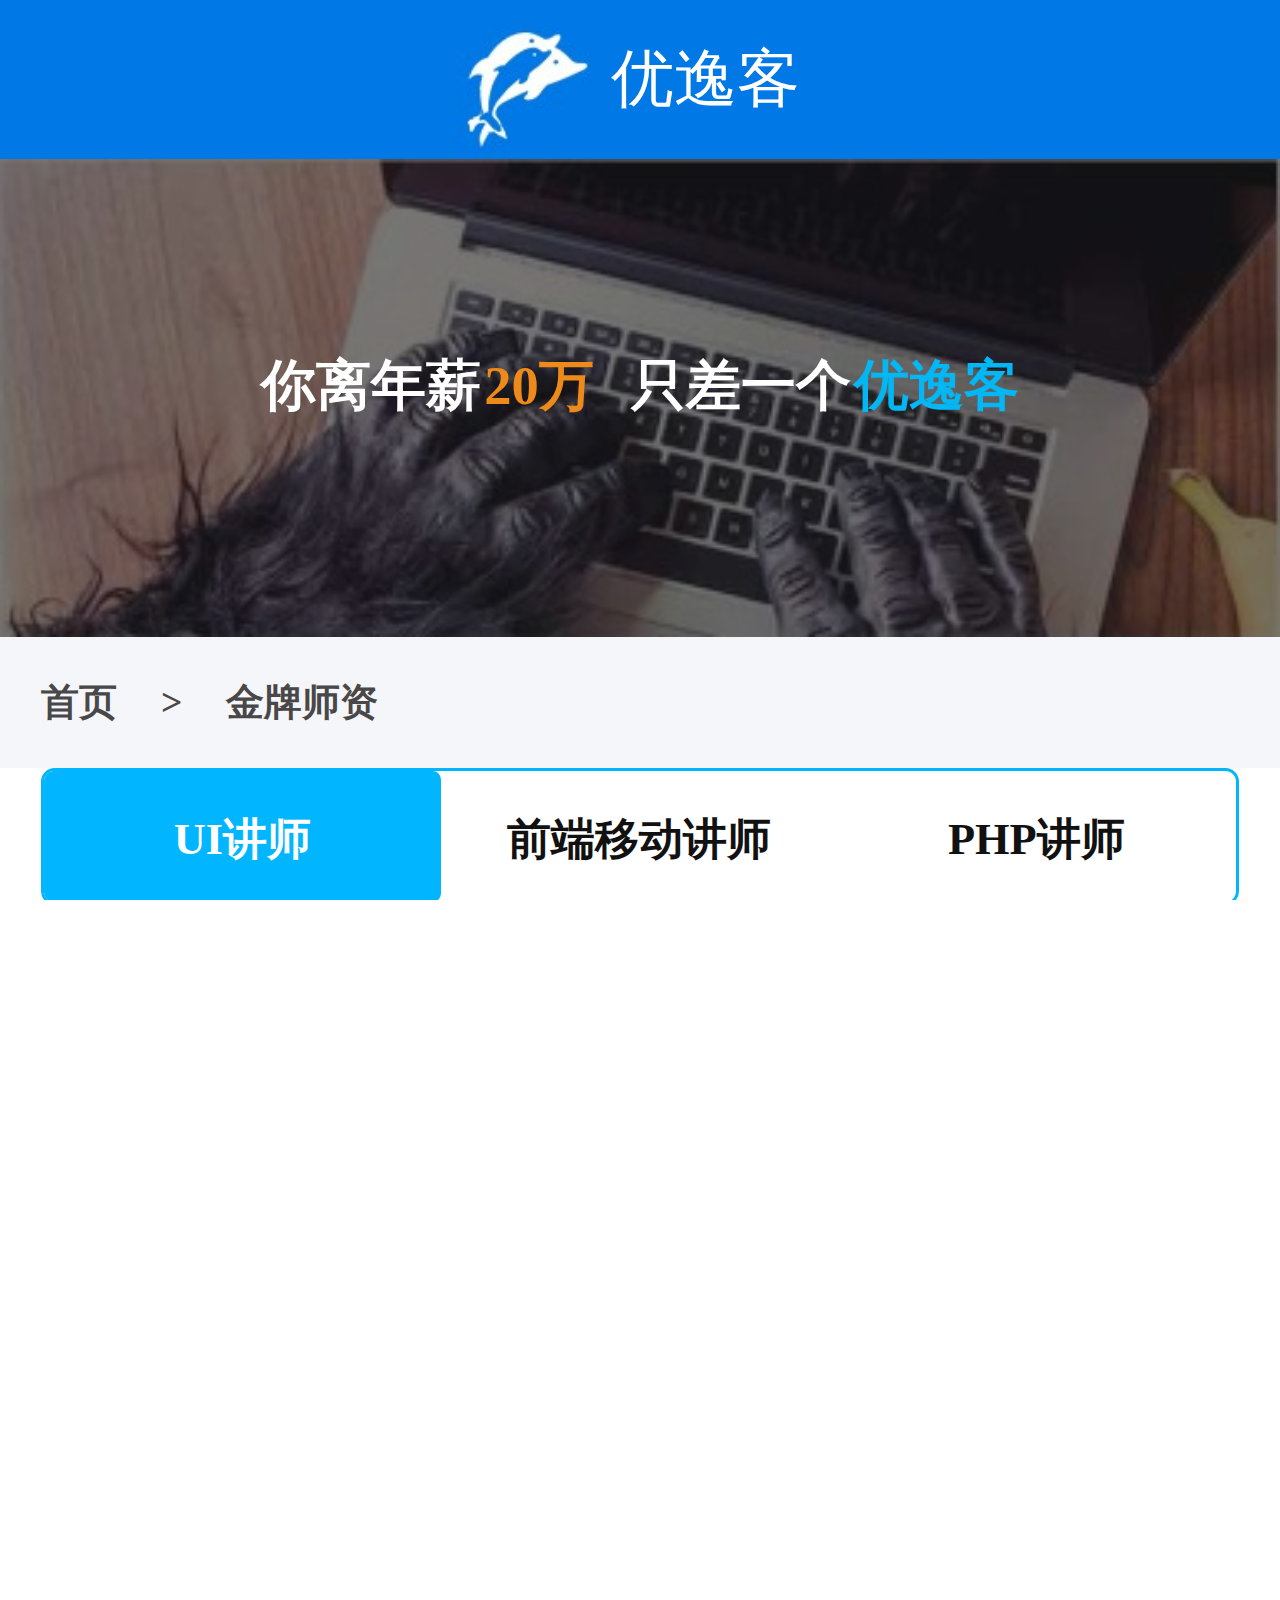
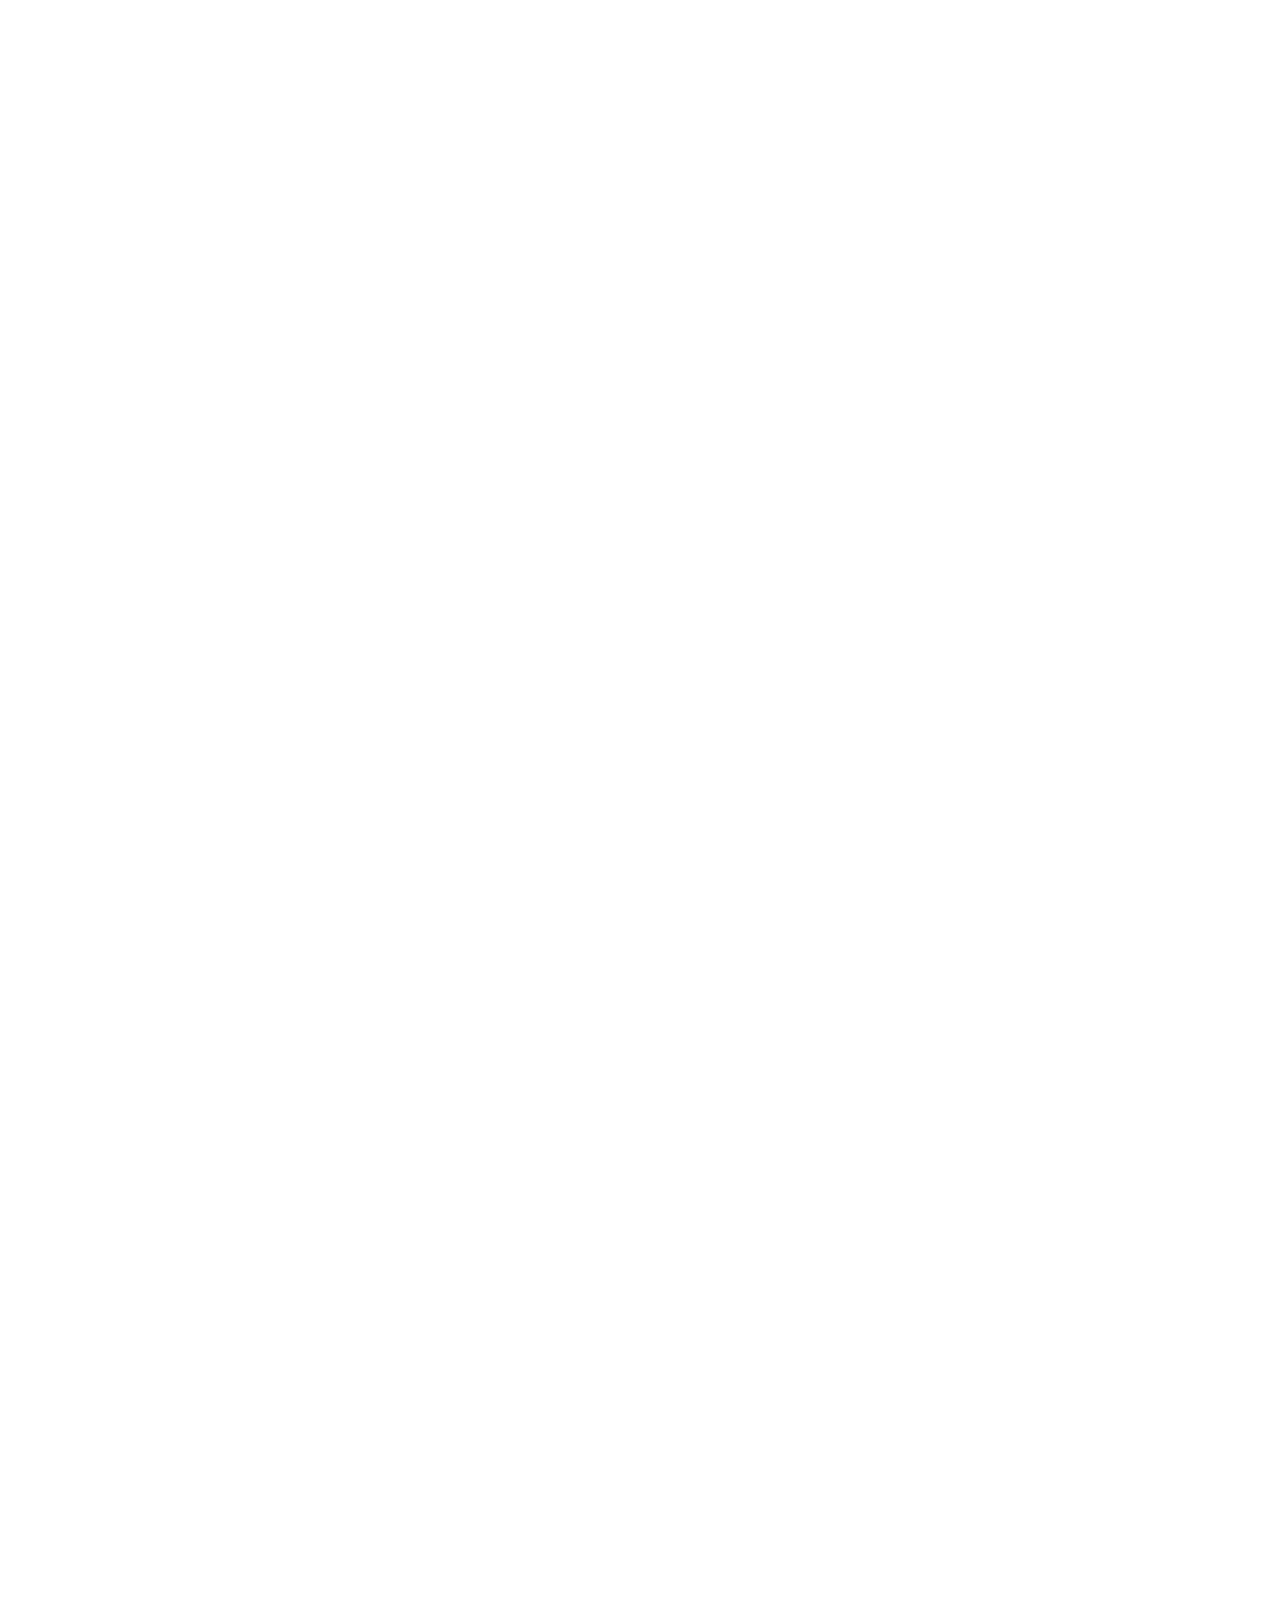
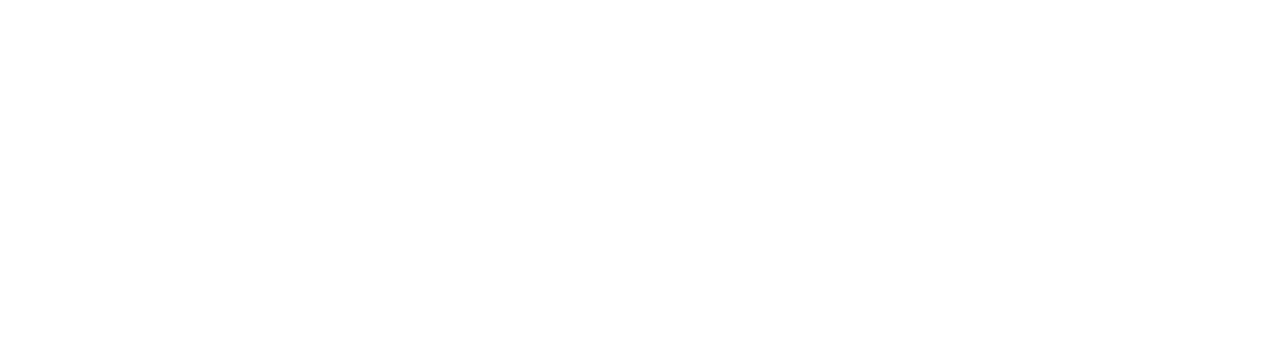
<file: jinpaishizi.html>
<!DOCTYPE html>
<html>
<head>
    <meta charset="utf-8">
    <meta name="viewport" content="initial-scale=1.0, maximum-scale=1.0, user-scalable=no" />
    <title></title>
    <script type="text/javascript">
    	
   		document.addEventListener('plusready', function(){
   			//console.log("所有plus api都应该在此事件发生后调用，否则会出现plus is undefined。"
   			
   		});	
    </script>
    <link rel="stylesheet" href="css/jinpaishizi.css">
   	<script src="js/rem.js"></script>
    <meta name="x5-orientation" content="portrait | landscape"/>
    <meta name="screen-orientation" content="portrait"/>
    
    <meta name="x5-fullscreen" content="true"/>
    <meta name="full-screen" content="yes"/>
    <!-- 禁止识别电话和邮箱 -->
    <meta name="format-detection" content="telephone=no,email=no"/>
	<link rel="stylesheet" href="css/comment.css">
</head>
<body>
	
	
	<!--开头-->
	<div class="tittle">
		<img src="img/2017-04-08_163137.jpg" alt="" />
		<a href="">优逸客</a>
	</div>
	
	
	
	<!--banner-->
	
	<div class="banner">
		<img src="img/2017-04-08_141416.jpg" alt="" />
		<div class="zhezhao">
			<i>你离年薪</i>
			<span>20万</span>
			<i>只差一个</i>
			<em>优逸客</em>
		</div>
	</div>
	
	<!--首页-->
	
	<div class="shouye">
		<a href="index.html">首页</a>
		<em>&gt;</em>
		<a href="">金牌师资</a>
		
	</div>
	
	
	<!--UI讲师-->
	<div class="ui">
		<div class="juxing">
			<div class="jiangshi">
				UI讲师
			</div>
			<div class="jiangshia">
				前端移动讲师
			</div>
			<div class="jiangshia">
				PHP讲师
			</div>
			
		</div>
		<div class="sanjiao"></div>
	</div>
	
	<!--刘钊老师-->
	<div class="liu">
		<div class="fang"></div>
		<div class="wenzi">
			<div class="lll">
				<i>刘钊老师</i>
				<a href="shizixiangqing.html">查看更多&gt;</a>
			</div>
			<div class="llo">
				<strong>UI实训组长</strong>
			</div>
			<div class="llp">
				<b>从事设计工作6年，曾就<br />职于北京和山西百度公司熟<br />悉用户体验和……</b>
			</div>
		</div>
		
	</div>
	<div class="liu">
		<div class="fang"></div>
		<div class="wenzi">
			<div class="lll">
				<i>刘钊老师</i>
				<a href="shizixiangqing.html">查看更多&gt;</a>
			</div>
			<div class="llo">
				<strong>UI实训组长</strong>
			</div>
			<div class="llp">
				<b>从事设计工作6年，曾就<br />职于北京和山西百度公司熟<br />悉用户体验和……</b>
			</div>
		</div>
	</div>
	<div class="liu">
		<div class="fang"></div>
		<div class="wenzi">
			<div class="lll">
				<i>刘钊老师</i>
				<a href="shizixiangqing.html">查看更多&gt;</a>
			</div>
			<div class="llo">
				<strong>UI实训组长</strong>
			</div>
			<div class="llp">
				<b>从事设计工作6年，曾就<br />职于北京和山西百度公司熟<br />悉用户体验和……</b>
			</div>
		</div>
	</div>
	<div class="liu">
		<div class="fang"></div>
		<div class="wenzi">
			<div class="lll">
				<i>刘钊老师</i>
				<a href="shizixiangqing.html">查看更多&gt;</a>
			</div>
			<div class="llo">
				<strong>UI实训组长</strong>
			</div>
			<div class="llp">
				<b>从事设计工作6年，曾就<br />职于北京和山西百度公司熟<br />悉用户体验和……</b>
			</div>
		</div>
	</div>
	<div class="liu">
		<div class="fang"></div>
		<div class="wenzi">
			<div class="lll">
				<i>刘钊老师</i>
				<a href="shizixiangqing.html">查看更多&gt;</a>
			</div>
			<div class="llo">
				<strong>UI实训组长</strong>
			</div>
			<div class="llp">
				<b>从事设计工作6年，曾就<br />职于北京和山西百度公司熟<br />悉用户体验和……</b>
			</div>
		</div>
	</div>
	
	
	
	
	
	<!--页码-->
	<div class="yema">
		<div class="yi">
			<i><a href=""></a>←</i>
		</div>
		<div class="er">
			<i><a href=""></a>1</i>
		</div>
		<div class="er">
			<i><a href="">2</a></i>
		</div>
		<div class="er">
			<i><a href="">3</a></i>
		</div>
		<div class="er">
			<i><a href="">4</a></i>
		</div>
		<div class="er">
			<i><a href="">5</a></i>
		</div>
		<span>……</span>
		<div class="er">
			<i><a href="">30</a></i>
		</div>
		<div class="san">
			<i><a href="">→</a></i>
		</div>
		<b>跳转到</b>
		<div class="si">
			<i></i>
		</div>
		<em>页</em>
		<div class="er">
			<i><a href="">GO</a></i>
		</div>
		
	</div>
	
	
	<!--底部-->
	<div class="dibu">
		Copyright ? 2013-2016 版权所有 优逸客科技有限公司
		<br />
		联系电话：400-888-6747 晋JCP 备 13006051 号
	</div>
	
	
	
	
	
	
	
</body>
</html>
</file>
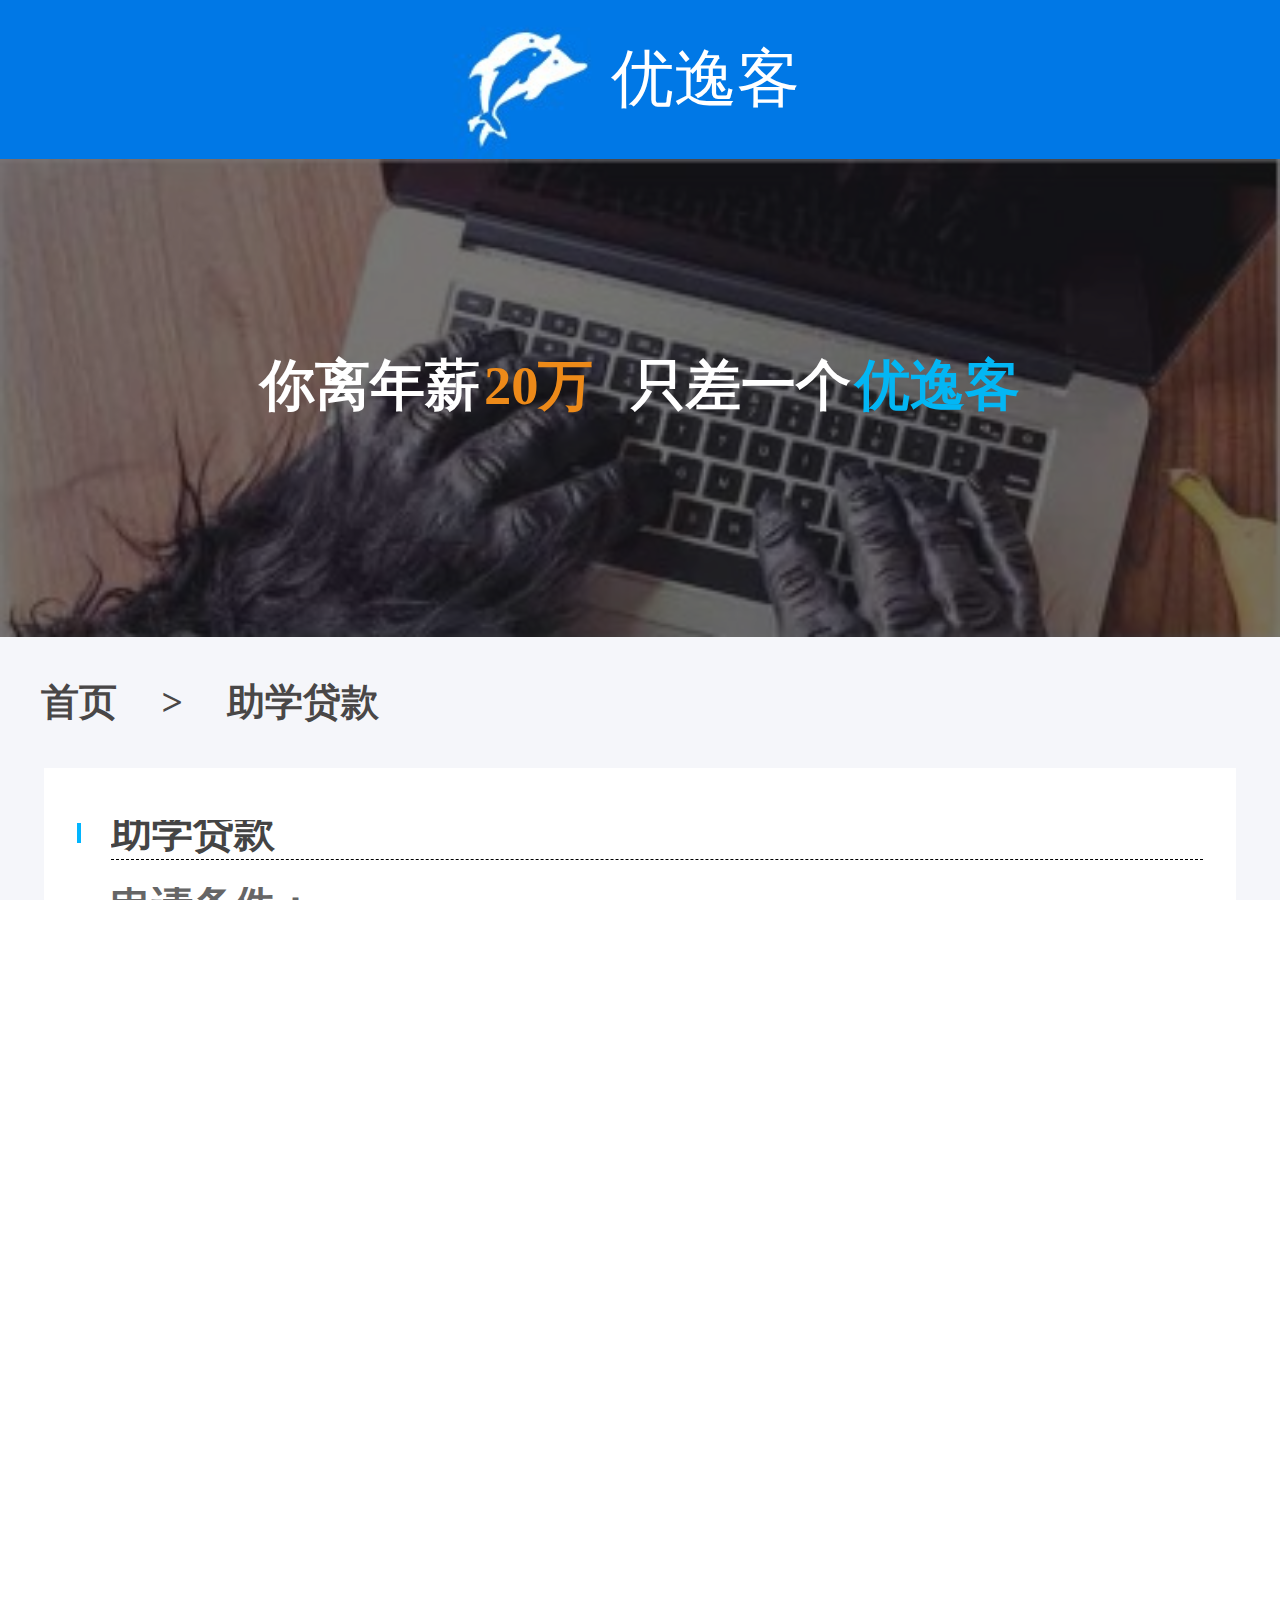
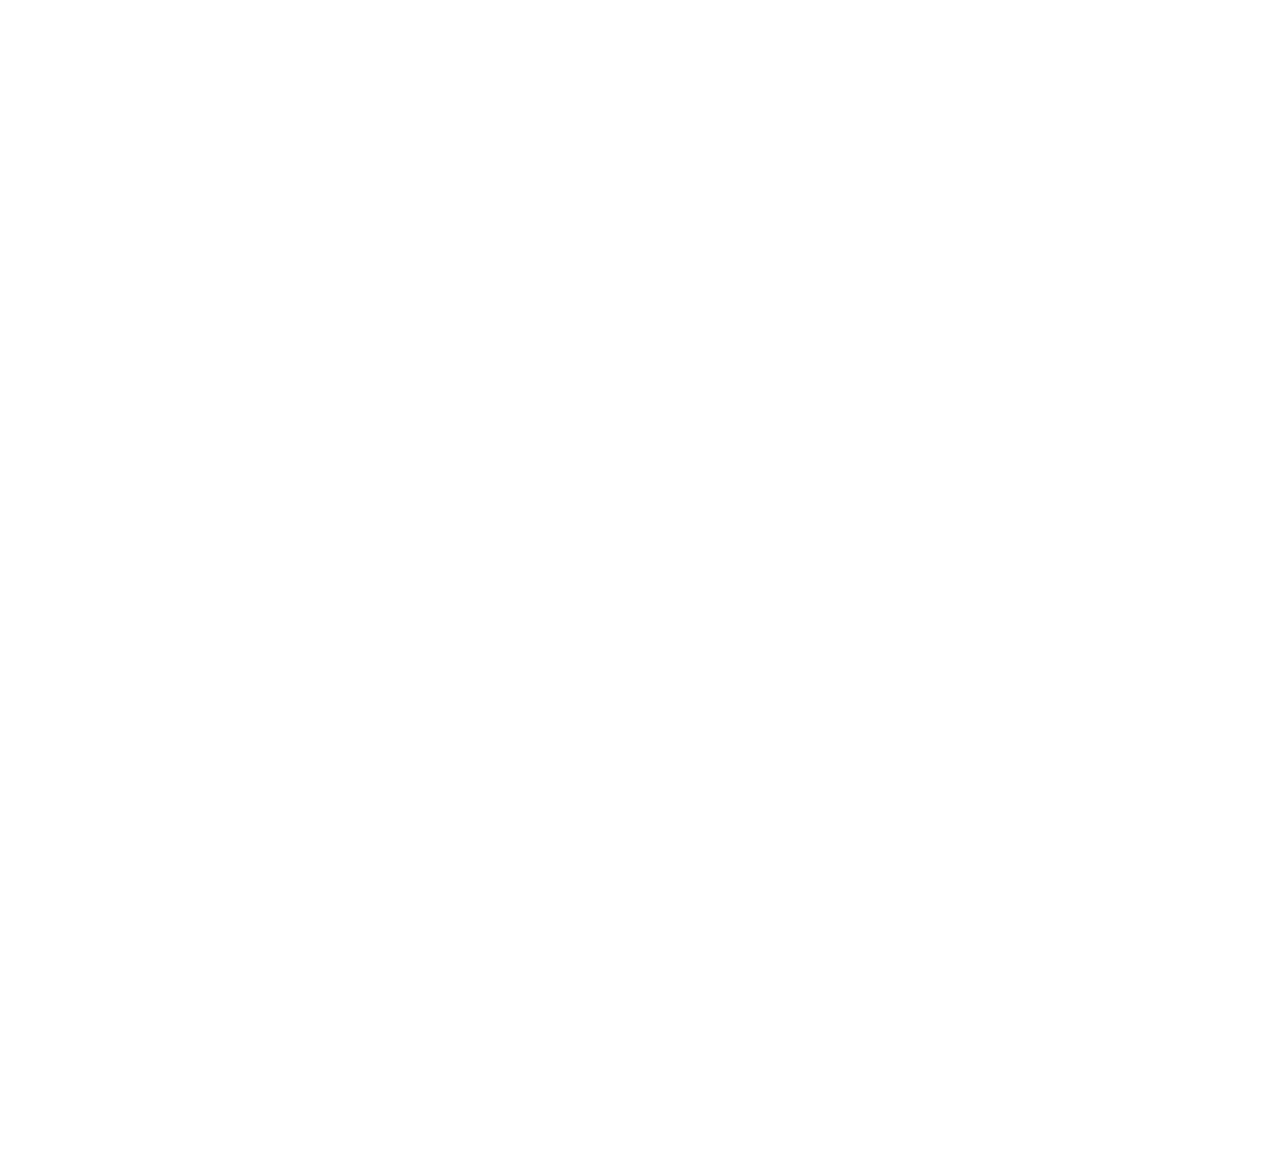
<file: loan.html>
<!DOCTYPE html>
<html>
<head>
    <meta charset="utf-8">
    <meta name="viewport" content="initial-scale=1.0, maximum-scale=1.0, user-scalable=no" />
    <meta name="x5-orientation" content="portrait|landscspe" />
    <meta name="screen-orientation" content="portrait"/>
    <meta name="x5-fullscreen" content="ture"/>
    <meta name="full-screen" content="yes"/>
    <meta name="format-detection" content="telephone=no,enail=no"/>
    <link rel="stylesheet" type="text/css" href="css/loan.css"/>
    <link rel="stylesheet" type="text/css" href="css/comment.css"/>
    <script src="js/rem.js"></script>
    <title>LOAN</title>
</head>
<body>
		<!--开头-->
	<div class="tittle">
		<img src="img/2017-04-08_163137.jpg" alt="" />
		<a href="">优逸客</a>
	</div>
	
	
	
	<!--banner-->
	
	<div class="banner">
		<img src="img/2017-04-08_141416.jpg" alt="" />
		<div class="zhezhao">
			<i>你离年薪</i>
			<span>20万</span>
			<i>只差一个</i>
			<em>优逸客</em>
		</div>
	</div>
	
	<!--首页-->
	
	<div class="shouye">
		<a href="index.html">首页</a>
		<em>&gt;</em>
		<a href="">助学贷款</a>
		
	</div>
		<div class="dakuai">
		<div class="box-son">
			<span></span>
			<div class="box-Son"><b>助学贷款</b>
			</div>
			<div class="boxson">
				<ul>
					<li>申请条件：</li>
					<li>在优逸客报名的学员;</li>
					<li>年满18周岁;</li>
					<li>无不良信用记录，具有完全民事行为能力；</li>
					<li>具有常还贷款的能力和意愿。</li>
				</ul>
				<ul style="margin-top: 0.37rem;">
					<li>申请流程：</li>
					<li>1.来公司填写银行借款单并拍照存留。</li>
					<li>2.关注微信公众号“贷贷熊”，在财务老师的帮助下按步骤完成申请。</li>
				</ul>
				<ul style="margin-top: 0.37rem; margin-bottom: 0.25rem;">
					<li>如何还款：</li>
					<li>我们有三种还款模式选择：</li>
					<li>12+12：贷款12个月后开始还本金和利息，前12个月的利息由公司偿还；</li>
					<li>8+12：贷款8个月后开始还本金和利息，前12个月的利息由公司偿还；</li>
					<li>6+18：贷款6个月后开始还本金和利息，前18个月的利息由公司偿还；</li>
					<li>根据个人自身情况，请选择适合的还款方式，在指定还款日前将还款额存入还款银行卡里即可。</li>
				</ul>
				
			</div>
			<div class="an"></div>
			<div class="xiaoan"></div>
			
			<div class="fenxiang">
				<i>分享到:</i>
				<div class="tu"><img src="img/07.png" alt="" /></div>
				<div class="tu"><img src="img/06.png" alt="" /></div>
				<div class="tu"><img src="img/05.png" alt="" /></div>
				<div class="tu"><img src="img/04.png" alt="" /></div>
				<div class="tu"><img src="img/03.png" alt="" /></div>
				<div class="tua"><img src="img/01.png" alt="" /></div>
				<div class="tua"><img src="img/02.png" alt="" /></div>
				
			</div>
			
		</div>
		
		</div>
		
		
		
		
		
		
		<!--底部-->
	<div class="dibu">
		Copyright ? 2013-2016 版权所有 优逸客科技有限公司
		<br />
		联系电话：400-888-6747 晋JCP 备 13006051 号
	</div>
	</div>
</body>
</html>
</file>
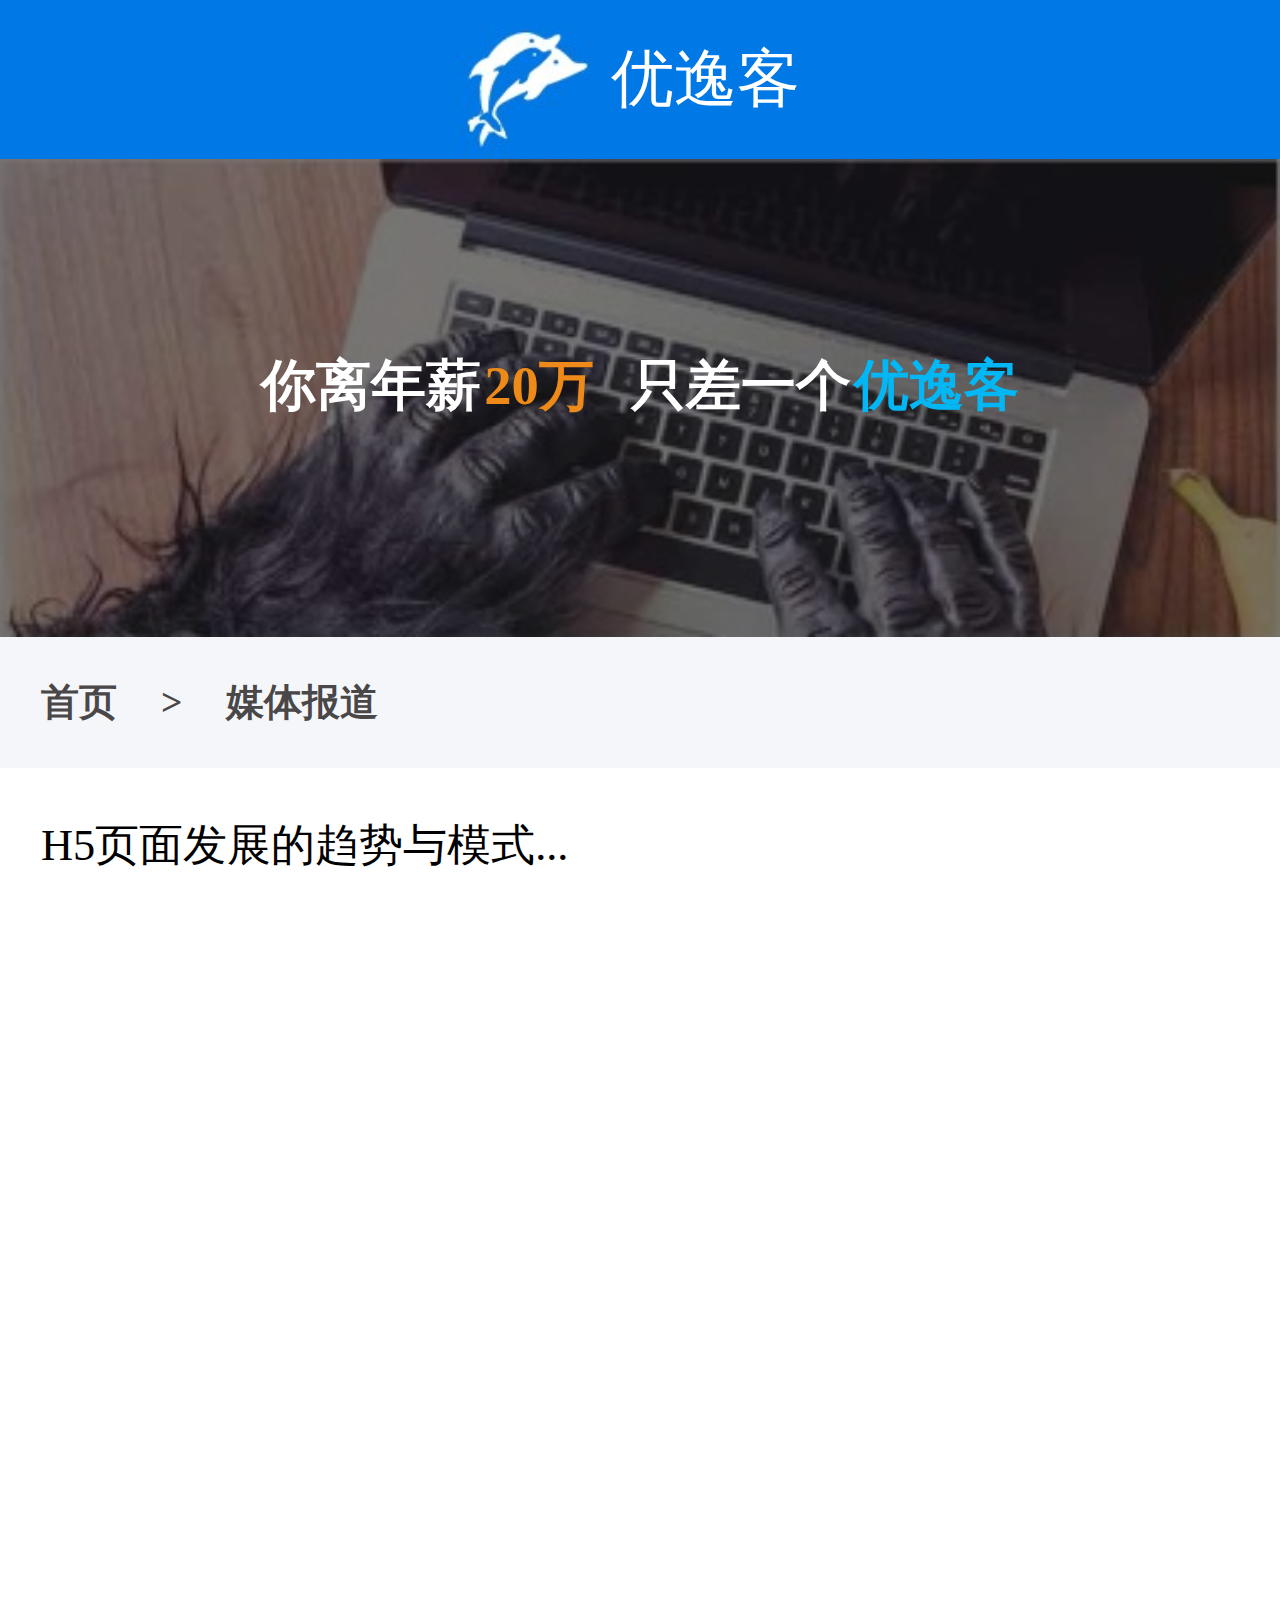
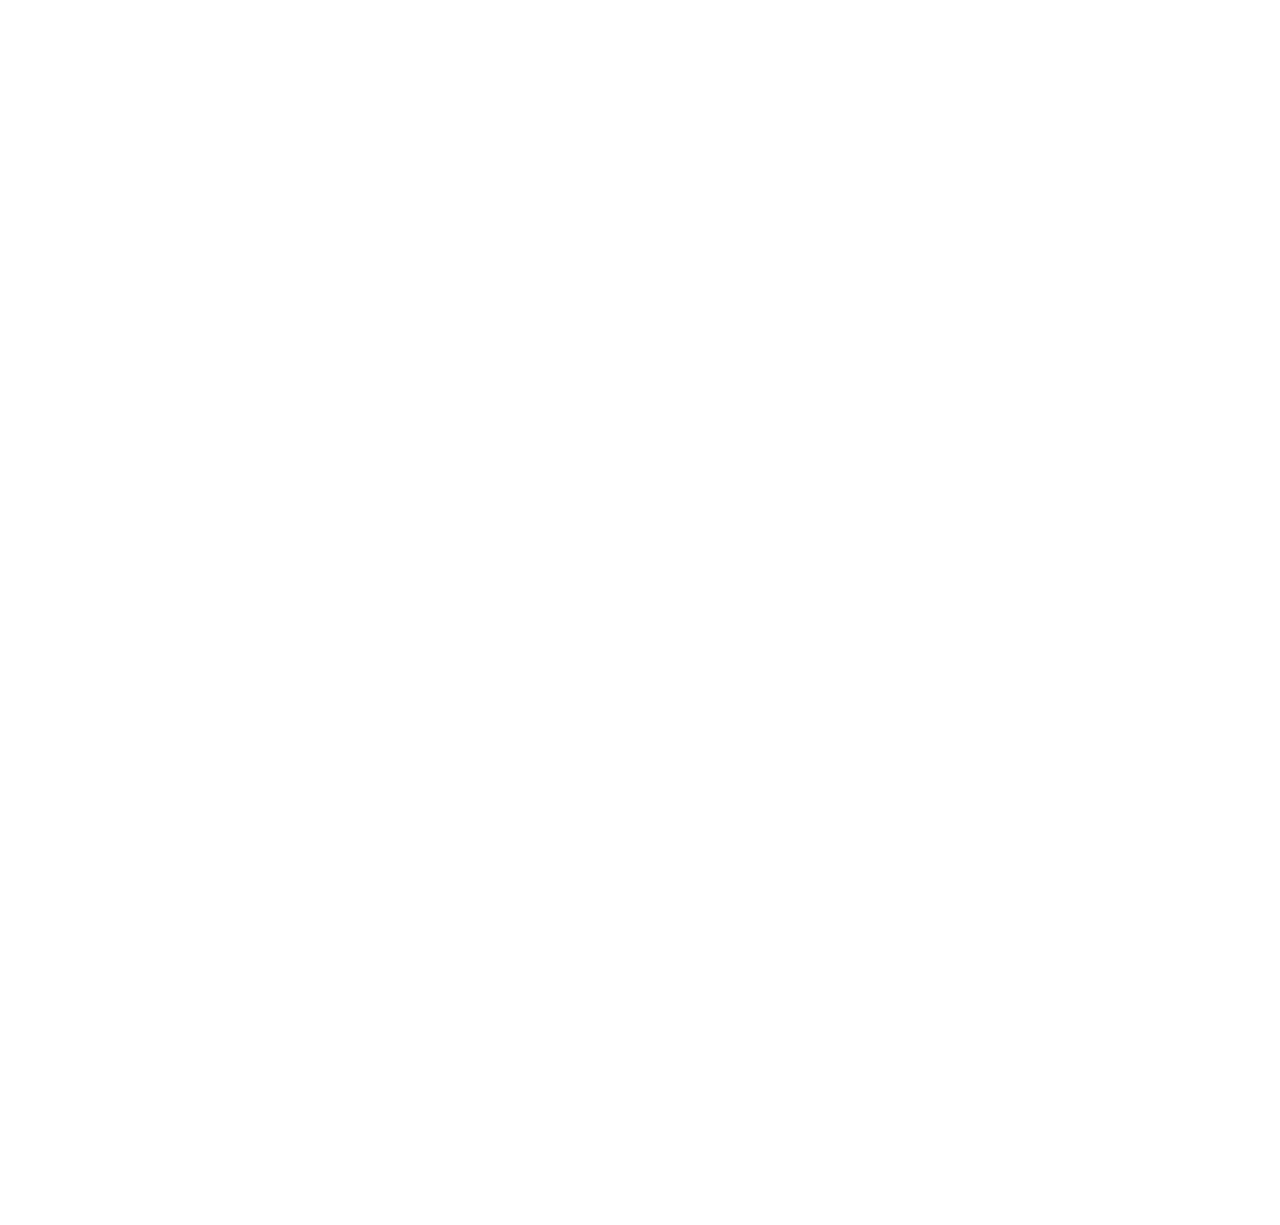
<file: meitibaodao.html>
<!DOCTYPE html>
<html>
<head>
    <meta charset="utf-8">
    <meta name="viewport" content="initial-scale=1.0, maximum-scale=1.0, user-scalable=no" />
    <title></title>
    <script type="text/javascript">
    	
   		document.addEventListener('plusready', function(){
   			//console.log("所有plus api都应该在此事件发生后调用，否则会出现plus is undefined。"
   			
   		});	
    </script>
    <link rel="stylesheet" href="css/meitibaodao.css">
   	<script src="js/rem.js"></script>
    <meta name="x5-orientation" content="portrait | landscape"/>
    <meta name="screen-orientation" content="portrait"/>
    
    <meta name="x5-fullscreen" content="true"/>
    <meta name="full-screen" content="yes"/>
    <!-- 禁止识别电话和邮箱 -->
    <meta name="format-detection" content="telephone=no,email=no"/>
	<link rel="stylesheet" href="css/comment.css">
</head>
<body>
	
	
	<!--开头-->
	<div class="tittle">
		<img src="img/2017-04-08_163137.jpg" alt="" />
		<a href="">优逸客</a>
	</div>
	
	
	
	<!--banner-->
	
	<div class="banner">
		<img src="img/2017-04-08_141416.jpg" alt="" />
		<div class="zhezhao">
			<i>你离年薪</i>
			<span>20万</span>
			<i>只差一个</i>
			<em>优逸客</em>
		</div>
	</div>
	
	<!--首页-->
	
	<div class="shouye">
		<a href="index.html">首页</a>
		<em>&gt;</em>
		<a href="">媒体报道</a>
		
	</div>
	
	<div class="geduan">
	<!--H5页面发展-->
	<div class="hh">
		<a href="">H5页面发展的趋势与模式...</a>
		<div class="gon">
		<img src="img/tupiankuang.png" alt="" />
		<div class="butong"> <i>我们与其他公司不同的是我们的整合解决方案结合了优逸客网络品牌建设经验和互联网整合营销的理念<br />优逸客网络品牌建设经验和互联网</i>
		</div>
		</div>
	</div>
	
	<!--点赞-->
	<div class="dian">
		<ul>
			<li>
				<img src="img/21.png" alt="" />
				<a href="">2016.4.22</a>
			</li>
			<li>
				<img src="img/22.png" alt="" />
				<a href="">点击量：283997</a>
			</li>
			<li>
				<img src="img/23.png" alt="" />
				<a href="">点击量：283997</a>
			</li>
		</ul>
	</div>
	
	
	
	<!--H5页面发展-->
	<div class="hh">
		<a href="">H5页面发展的趋势与模式...</a>
		<div class="gon">
		<img src="img/tupiankuang.png" alt="" />
		<div class="butong"> <i>我们与其他公司不同的是我们的整合解决方案结合了优逸客网络品牌建设经验和互联网整合营销的理念<br />优逸客网络品牌建设经验和互联网</i>
		</div>
		</div>
	</div>
	
	<!--点赞-->
	<div class="dian">
		<ul>
			<li>
				<img src="img/21.png" alt="" />
				<a href="">2016.4.22</a>
			</li>
			<li>
				<img src="img/22.png" alt="" />
				<a href="">点击量：283997</a>
			</li>
			<li>
				<img src="img/23.png" alt="" />
				<a href="">点击量：283997</a>
			</li>
		</ul>
	</div>
	
	
	
	<!--H5页面发展-->
	<div class="hh">
		<a href="">H5页面发展的趋势与模式...</a>
		<div class="gon">
		<img src="img/tupiankuang.png" alt="" />
		<div class="butong"> <i>我们与其他公司不同的是我们的整合解决方案结合了优逸客网络品牌建设经验和互联网整合营销的理念<br />优逸客网络品牌建设经验和互联网</i>
		</div>
		</div>
	</div>
	
	<!--点赞-->
	<div class="dian">
		<ul>
			<li>
				<img src="img/21.png" alt="" />
				<a href="">2016.4.22</a>
			</li>
			<li>
				<img src="img/22.png" alt="" />
				<a href="">点击量：283997</a>
			</li>
			<li>
				<img src="img/23.png" alt="" />
				<a href="">点击量：283997</a>
			</li>
		</ul>
	</div>
	
	
	</div>
	
	
	
	
	
	
	
	
	<!--页码-->
	<div class="yema">
		<div class="yi">
			<i>←</i>
		</div>
		<div class="er">
			<i>1</i>
		</div>
		<div class="er">
			<i>2</i>
		</div>
		<div class="er">
			<i>3</i>
		</div>
		<div class="er">
			<i>4</i>
		</div>
		<div class="er">
			<i>5</i>
		</div>
		<span>……</span>
		<div class="er">
			<i>30</i>
		</div>
		<div class="san">
			<i>→</i>
		</div>
		<b>跳转到</b>
		<div class="si">
			<i></i>
		</div>
		<em>页</em>
		<div class="er">
			<i>GO</i>
		</div>
		
	</div>
	
	
	<!--底部-->
	<div class="dibu">
		Copyright ? 2013-2016 版权所有 优逸客科技有限公司
		<br />
		联系电话：400-888-6747 晋JCP 备 13006051 号
	</div>
	
	
	
	
	
	
</body>
</html>
</file>
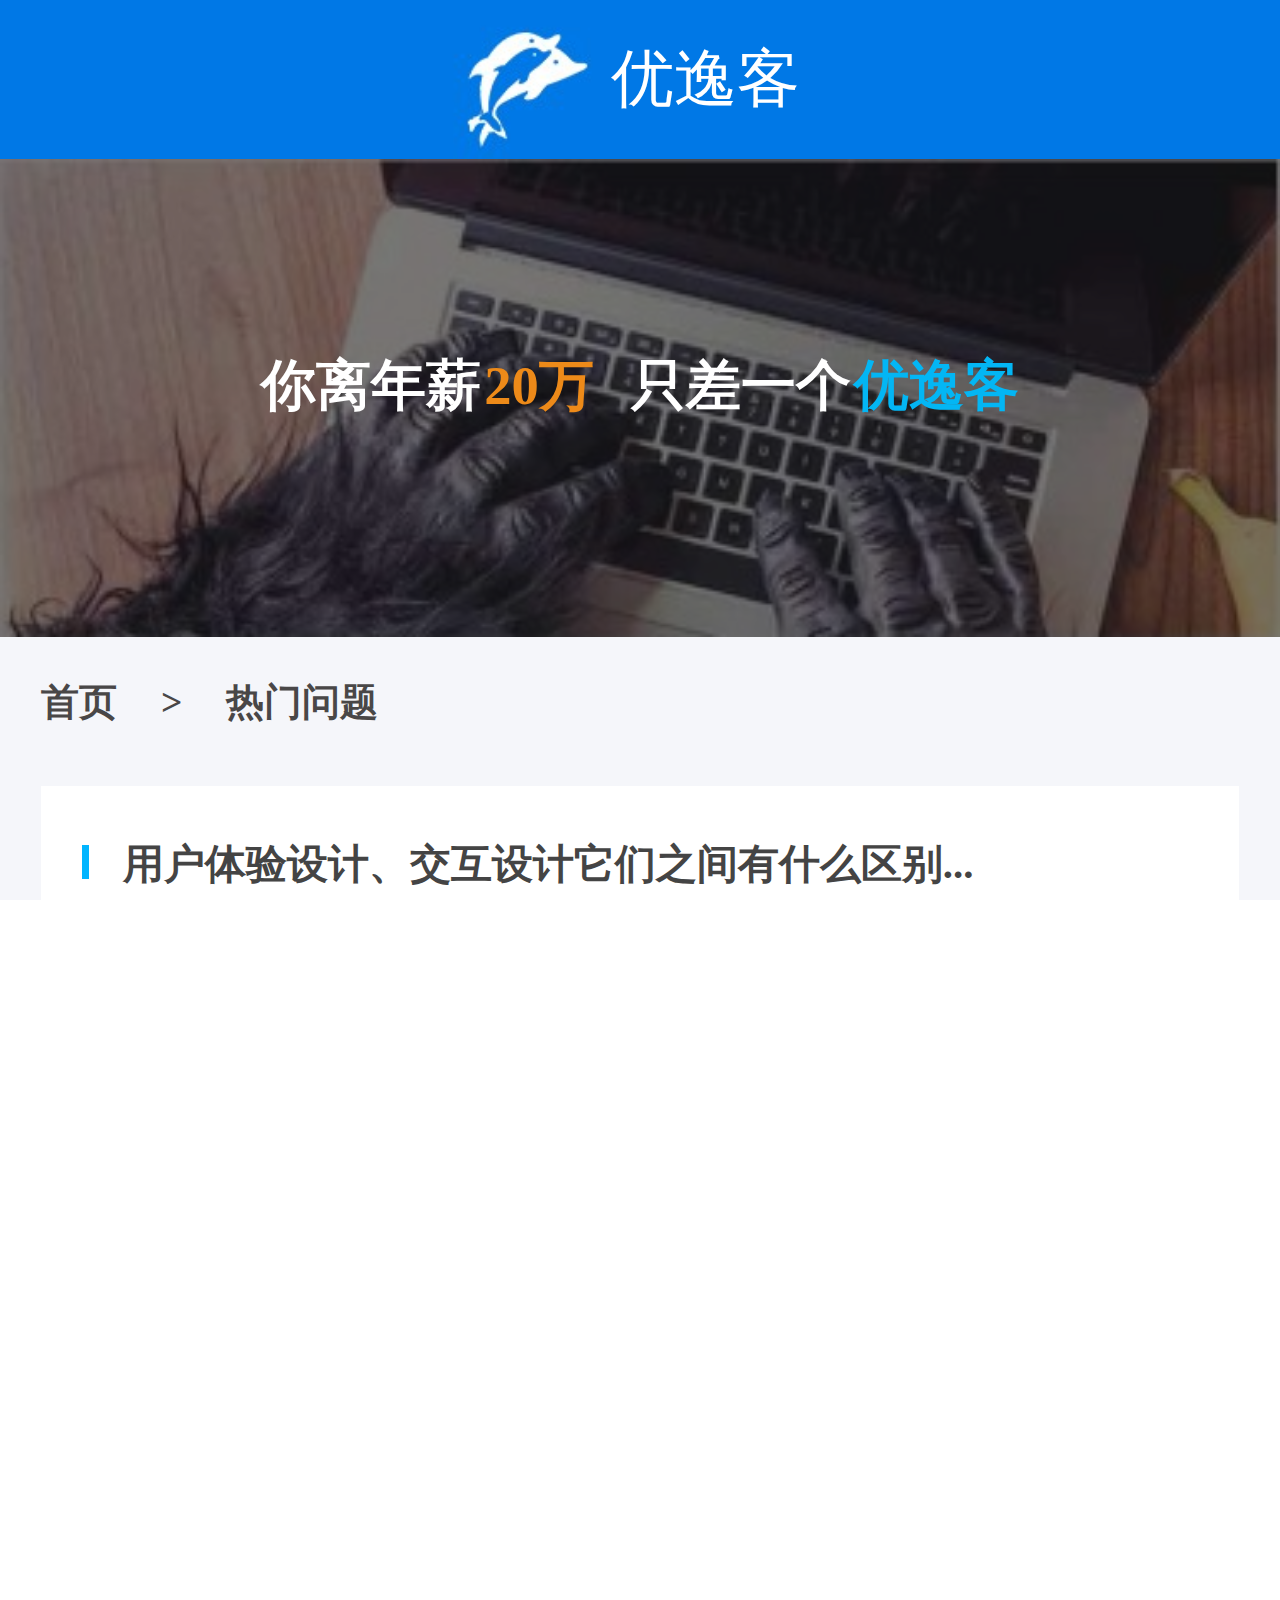
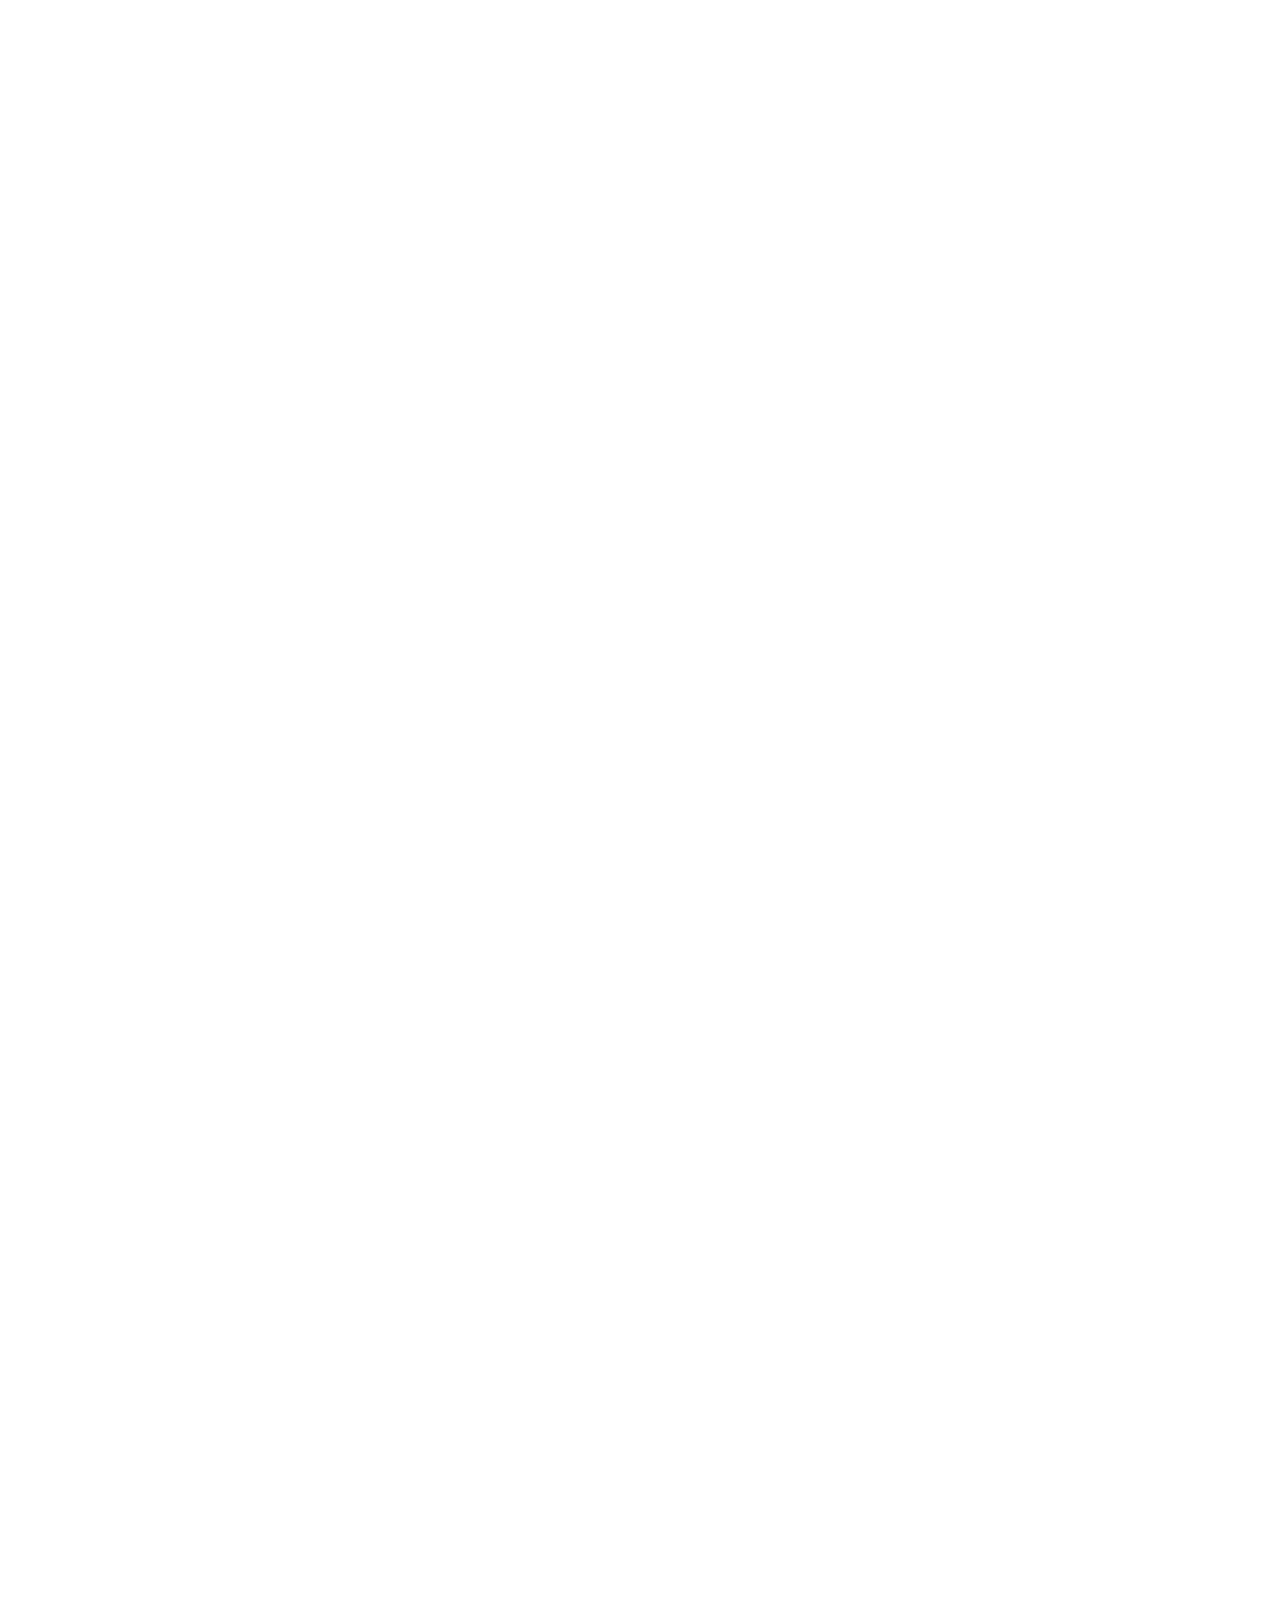
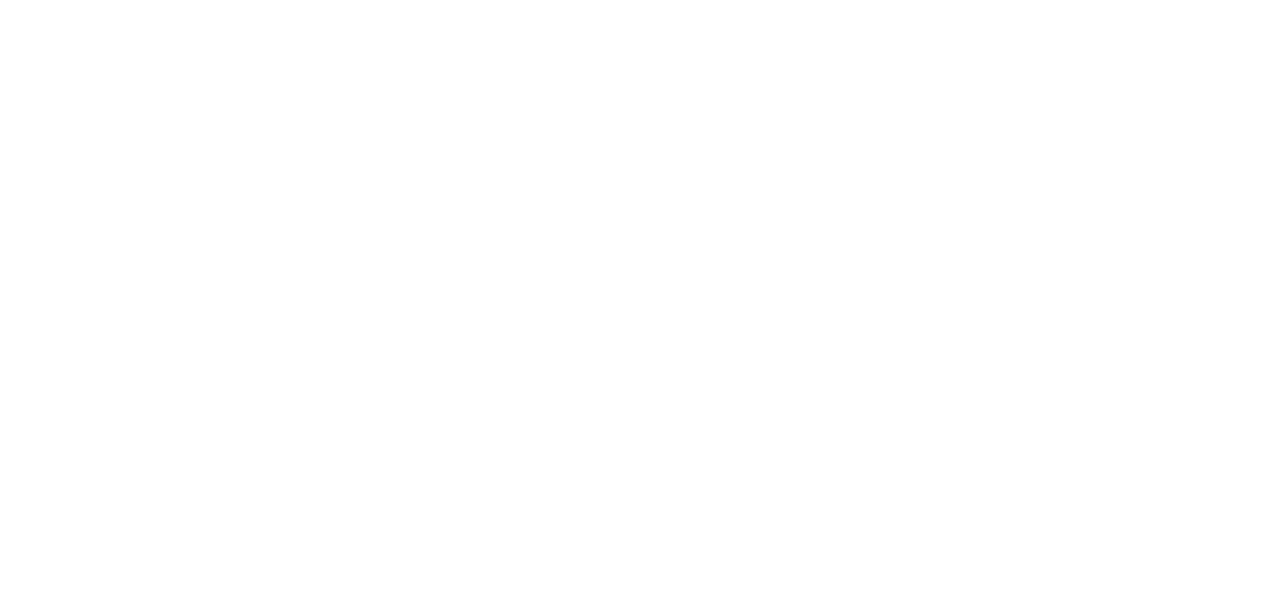
<file: remen.html>
<!DOCTYPE html>
<html>
<head>
    <meta charset="utf-8">
    <meta name="viewport" content="initial-scale=1.0, maximum-scale=1.0, user-scalable=no" />
    <title></title>
    <script type="text/javascript">
    	
   		document.addEventListener('plusready', function(){
   			//console.log("所有plus api都应该在此事件发生后调用，否则会出现plus is undefined。"
   			
   		});	
    </script>
    <link rel="stylesheet" href="css/remen.css">
   	<script src="js/rem.js"></script>
    <meta name="x5-orientation" content="portrait | landscape"/>
    <meta name="screen-orientation" content="portrait"/>
    
    <meta name="x5-fullscreen" content="true"/>
    <meta name="full-screen" content="yes"/>
    <!-- 禁止识别电话和邮箱 -->
    <meta name="format-detection" content="telephone=no,email=no"/>
	<link rel="stylesheet" href="css/comment.css">
</head>
<body>
	
	
	<!--开头-->
	<div class="tittle">
		<img src="img/2017-04-08_163137.jpg" alt="" />
		<a href="">优逸客</a>
	</div>
	
	
	
	<!--banner-->
	
	<div class="banner">
		<img src="img/2017-04-08_141416.jpg" alt="" />
		<div class="zhezhao">
			<i>你离年薪</i>
			<span>20万</span>
			<i>只差一个</i>
			<em>优逸客</em>
		</div>
	</div>
	
	<!--首页-->
	
	<div class="shouye">
		<a href="index.html">首页</a>
		<em>&gt;</em>
		<a href="">热门问题</a>
		
	</div>
	
	
	
	
	<!--关于前端工程师-->
	<div class="dakuang">
		<div class="ui">
			<div class="lan"></div>
			<span>用户体验设计、交互设计它们之间有什么区别...</span>
			
		</div>
	
		
		
	<!--文字-->
		<div class="wenzi">
			<div class="yiny"></div>
			<div class="sp">交互设计：是优化产品与用户交互过程的设计，会设计你产品里所有的交互流程，操作流程，反馈方式，界面布局。好的交互设计，会采用用户容易理解的布局和流程，让用户使用起来顺畅，没有疑惑之处，操作简单方便，等等。。</div>
			<a href="rexiang.html">全部展开&gt;</a>
			<hr style="border:1px dashed #999999"   />
		</div>
		
		
		
		
		<div class="ui">
			<div class="lan"></div>
			<span>用户体验设计、交互设计它们之间有什么区别...</span>
			
		</div>
	
		
		
	<!--文字-->
		<div class="wenzi">
			<div class="yiny"></div>
			<div class="sp">交互设计：是优化产品与用户交互过程的设计，会设计你产品里所有的交互流程，操作流程，反馈方式，界面布局。好的交互设计，会采用用户容易理解的布局和流程，让用户使用起来顺畅，没有疑惑之处，操作简单方便，等等。。</div>
			<a href="rexiang.html">全部展开&gt;</a>
			<hr style="border:1px dashed #999999"   />
		</div>
		
		
		
		<div class="ui">
			<div class="lan"></div>
			<span>用户体验设计、交互设计它们之间有什么区别...</span>
			
		</div>
	
		
		
	<!--文字-->
		<div class="wenzi">
			<div class="yiny"></div>
			<div class="sp">交互设计：是优化产品与用户交互过程的设计，会设计你产品里所有的交互流程，操作流程，反馈方式，界面布局。好的交互设计，会采用用户容易理解的布局和流程，让用户使用起来顺畅，没有疑惑之处，操作简单方便，等等。。</div>
			<a href="rexiang.html">全部展开&gt;</a>
			<hr style="border:1px dashed #999999"   />
		</div>
		
		
		
		<div class="ui">
			<div class="lan"></div>
			<span>用户体验设计、交互设计它们之间有什么区别...</span>
			
		</div>
	
		
		
	<!--文字-->
		<div class="wenzi">
			<div class="yiny"></div>
			<div class="sp">交互设计：是优化产品与用户交互过程的设计，会设计你产品里所有的交互流程，操作流程，反馈方式，界面布局。好的交互设计，会采用用户容易理解的布局和流程，让用户使用起来顺畅，没有疑惑之处，操作简单方便，等等。。</div>
			<a href="rexiang.html">全部展开&gt;</a>
			<hr style="border:1px dashed #999999"   />
		</div>
		
		
		<div class="ui">
			<div class="lan"></div>
			<span>用户体验设计、交互设计它们之间有什么区别...</span>
			
		</div>
	
		
		
	<!--文字-->
		<div class="wenzi">
			<div class="yiny"></div>
			<div class="sp">交互设计：是优化产品与用户交互过程的设计，会设计你产品里所有的交互流程，操作流程，反馈方式，界面布局。好的交互设计，会采用用户容易理解的布局和流程，让用户使用起来顺畅，没有疑惑之处，操作简单方便，等等。。</div>
			<a href="rexiang.html">全部展开&gt;</a>
			<hr style="border:1px dashed #999999"   />
		</div>
		
		
	</div>
	
	
	
	
	
	
	

	
	
	
	
	
	
	
	
	
	
	<!--页码-->
	<div class="yema">
		<div class="yi">
			<i>←</i>
		</div>
		<div class="er">
			<i>1</i>
		</div>
		<div class="er">
			<i>2</i>
		</div>
		<div class="er">
			<i>3</i>
		</div>
		<div class="er">
			<i>4</i>
		</div>
		<div class="er">
			<i>5</i>
		</div>
		<span>……</span>
		<div class="er">
			<i>30</i>
		</div>
		<div class="san">
			<i>→</i>
		</div>
		<b>跳转到</b>
		<div class="si">
			<i></i>
		</div>
		<em>页</em>
		<div class="er">
			<i>GO</i>
		</div>
		
	</div>
	
	
	<!--底部-->
	<div class="dibu">
		Copyright ? 2013-2016 版权所有 优逸客科技有限公司
		<br />
		联系电话：400-888-6747 晋JCP 备 13006051 号
	</div>
	
	
	
	
	
	
</body>
</html>
</file>
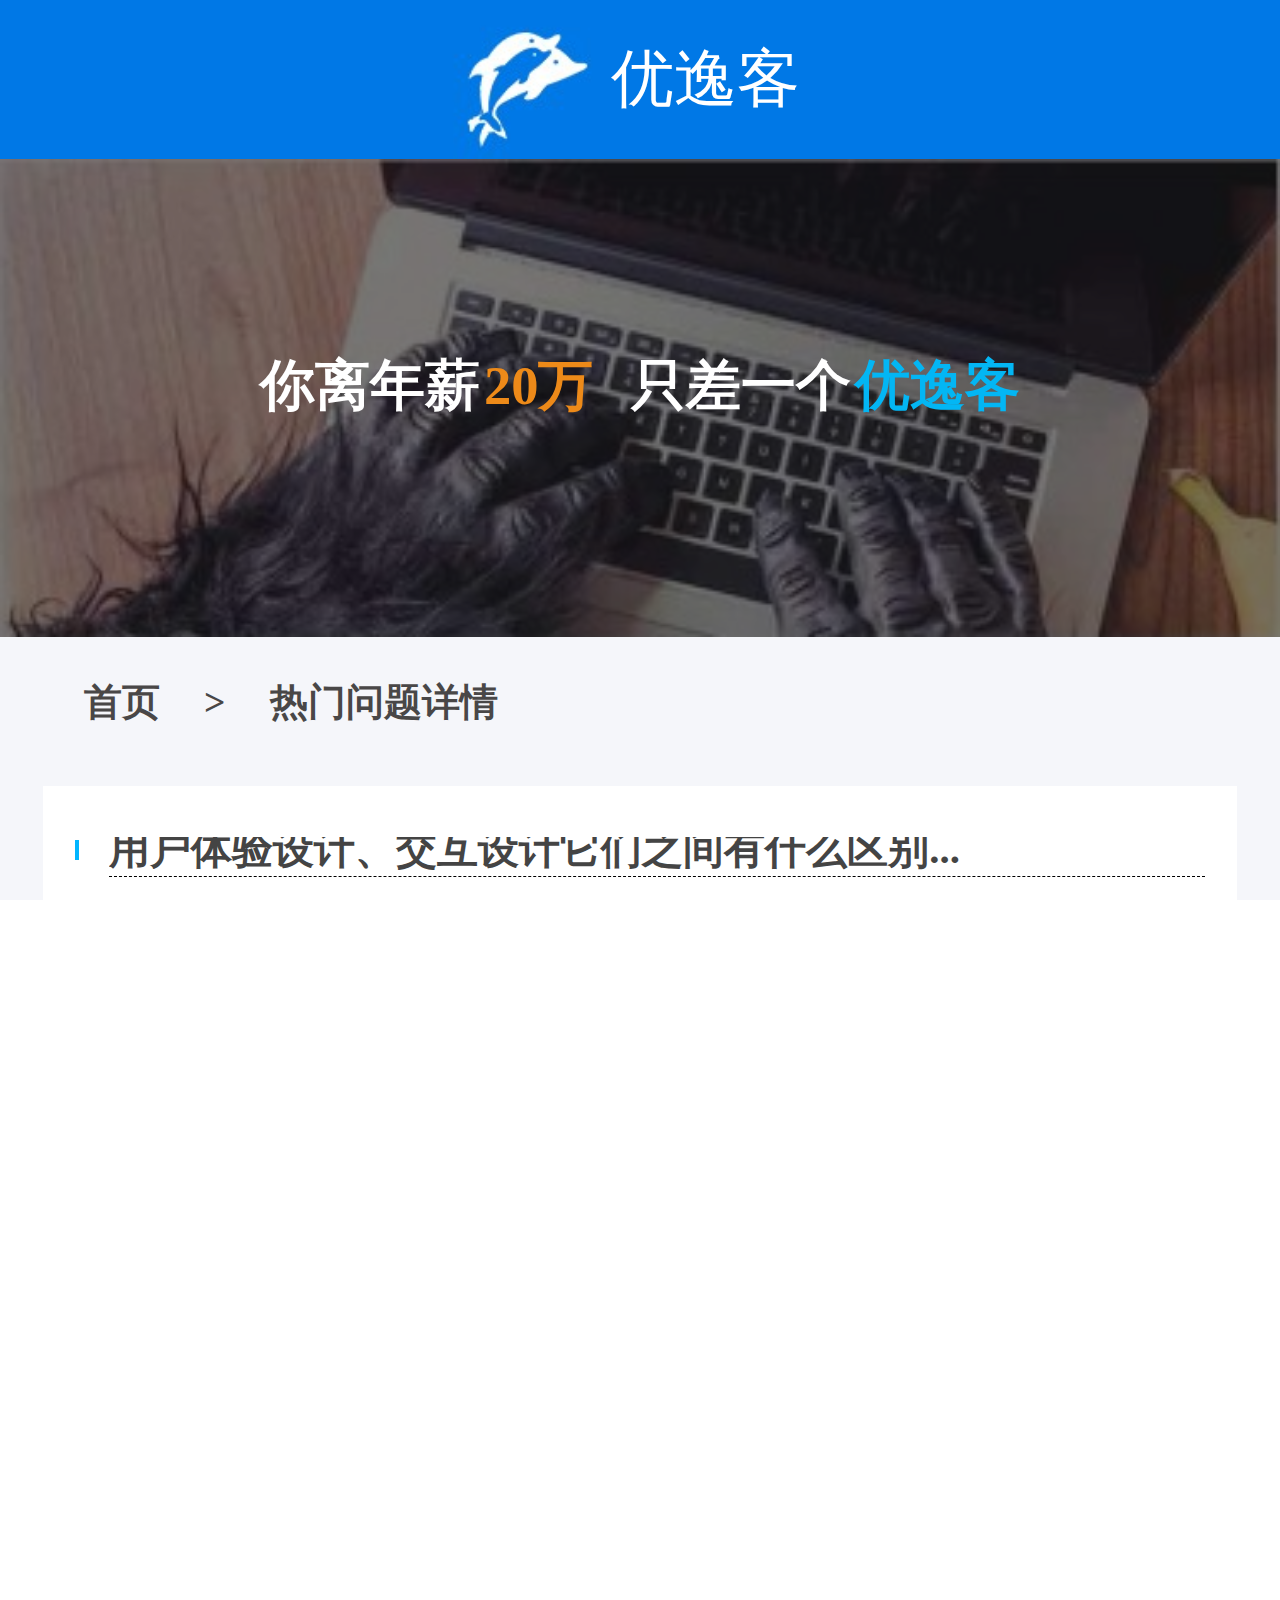
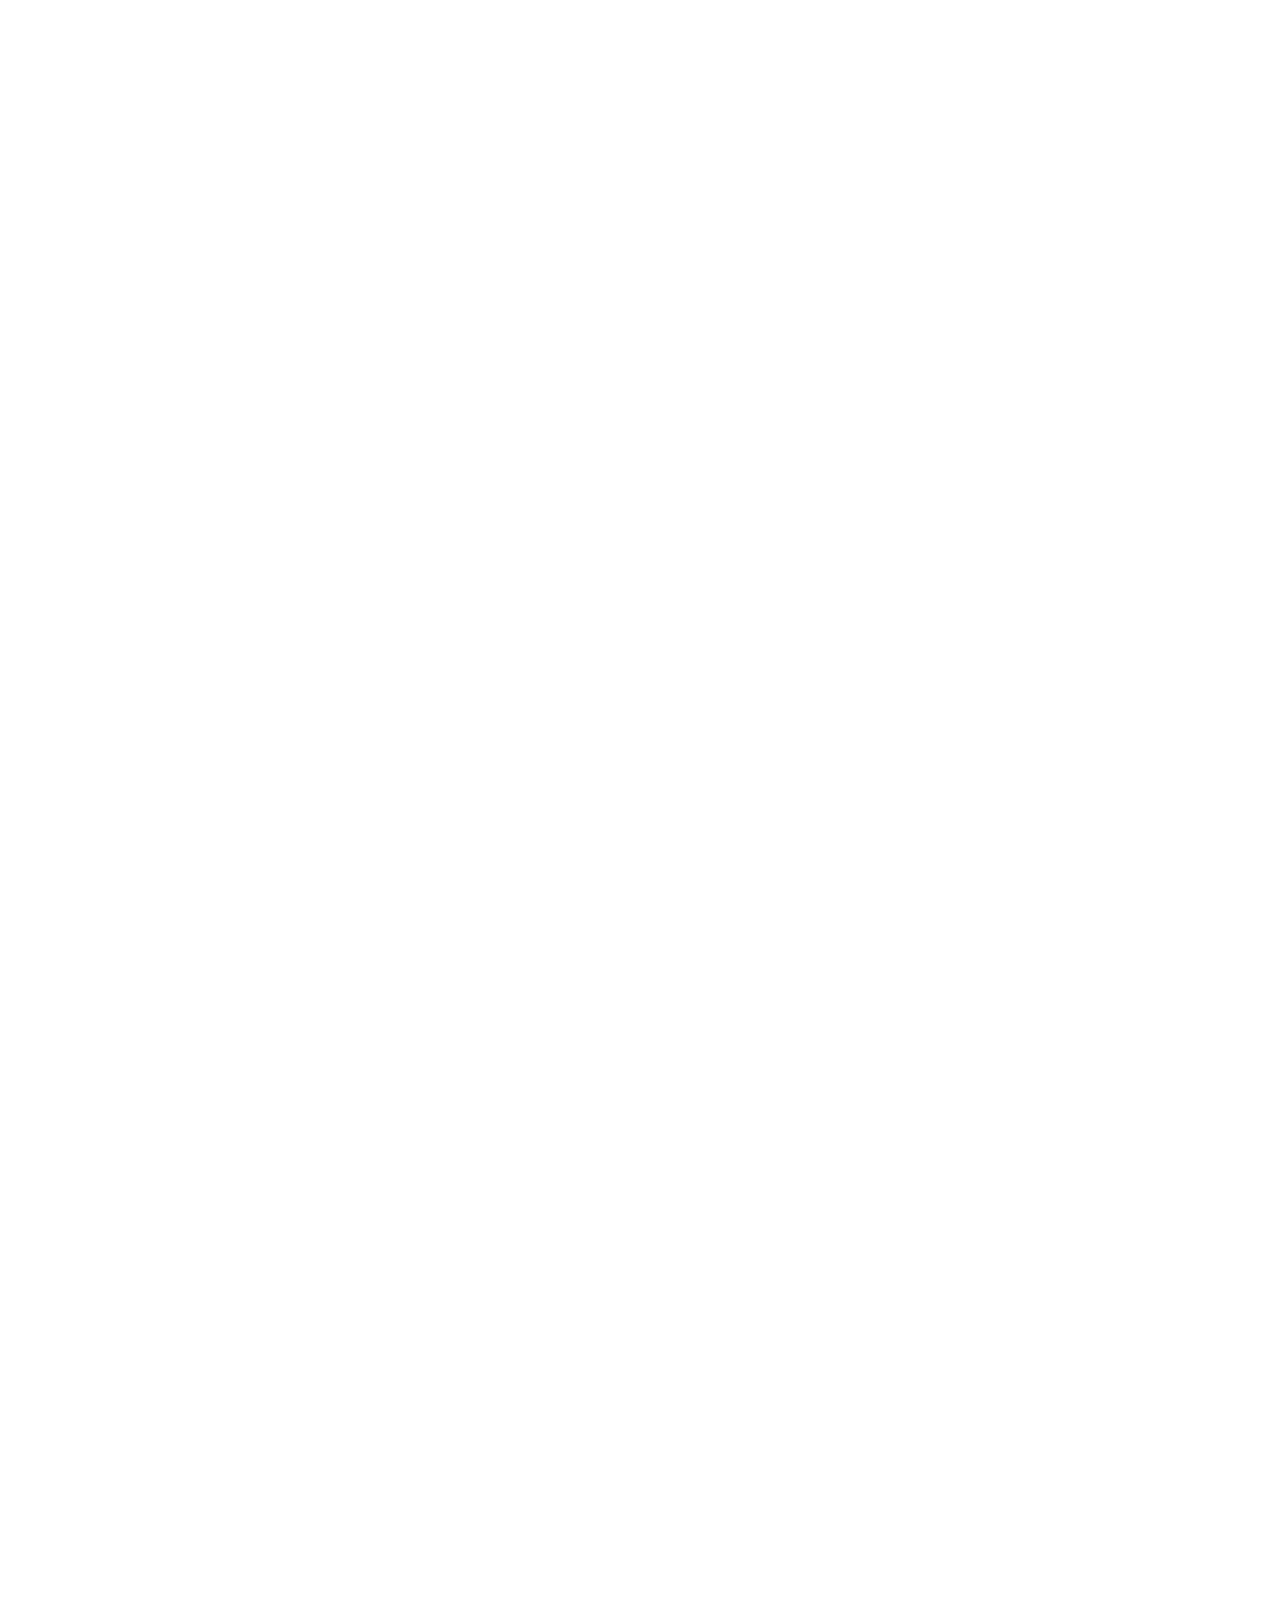
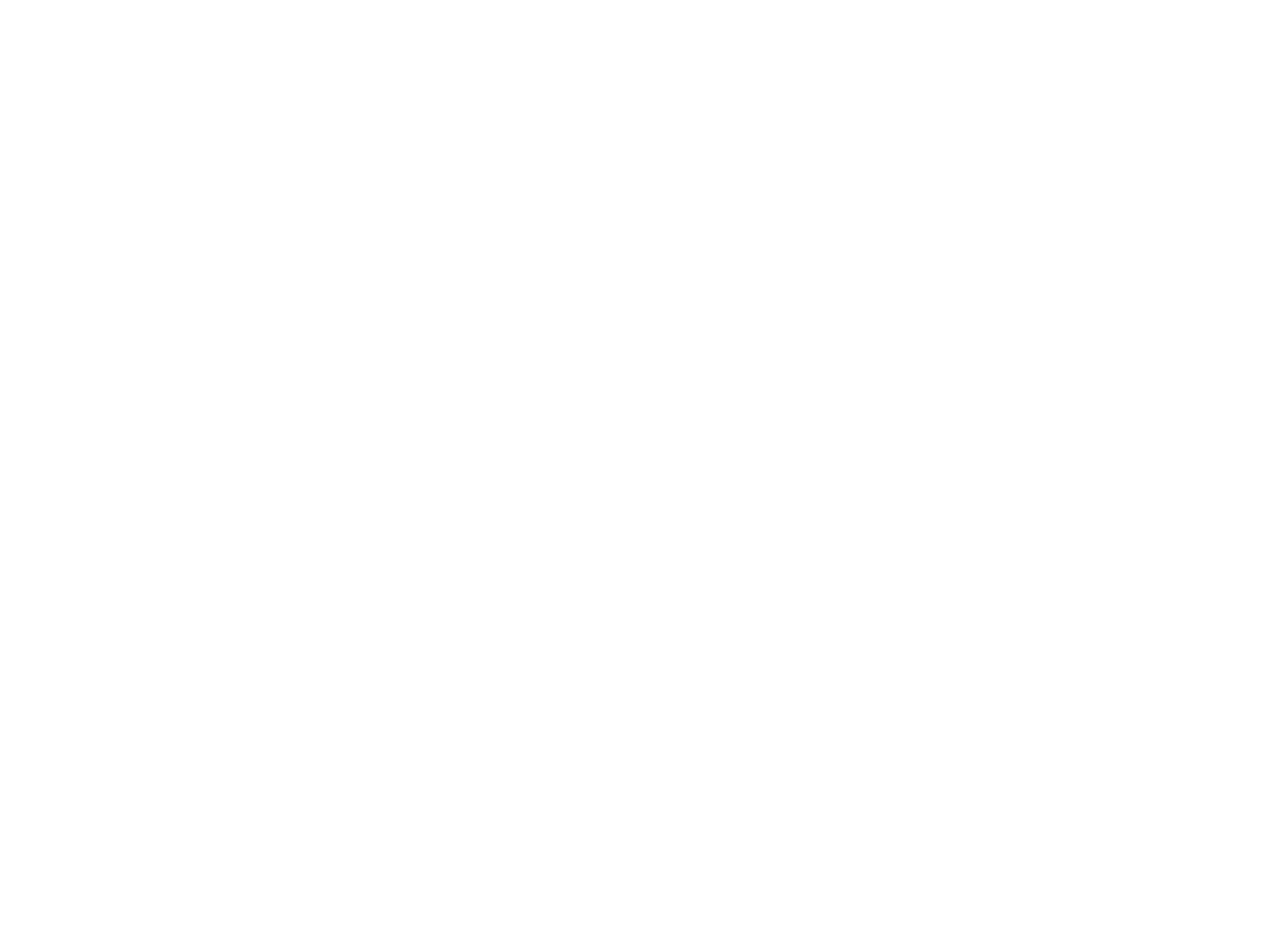
<file: rexiang.html>
<!DOCTYPE html>
<html>
<head>
    <meta charset="utf-8">
    <meta name="viewport" content="initial-scale=1.0, maximum-scale=1.0, user-scalable=no" />
    <meta name="x5-orientation" content="portrait|landscspe" />
    <meta name="screen-orientation" content="portrait"/>
    <meta name="x5-fullscreen" content="ture"/>
    <meta name="full-screen" content="yes"/>
    <meta name="format-detection" content="telephone=no,enail=no"/>
    <link rel="stylesheet" type="text/css" href="css/rexiang.css"/>
    <link rel="stylesheet" type="text/css" href="css/comment.css"/>
    <script src="js/rem.js"></script>
    <title>LOAN</title>
</head>
<body>
		<!--开头-->
	<div class="tittle">
		<img src="img/2017-04-08_163137.jpg" alt="" />
		<a href="">优逸客</a>
	</div>
	
	
	
	<!--banner-->
	
	<div class="banner">
		<img src="img/2017-04-08_141416.jpg" alt="" />
		<div class="zhezhao">
			<i>你离年薪</i>
			<span>20万</span>
			<i>只差一个</i>
			<em>优逸客</em>
		</div>
	</div>
	
	<!--首页-->
	
	<div class="dakuai">
	<div class="shouye">
		<a href="index.html">首页</a>
		<em>&gt;</em>
		<a href="">热门问题详情</a>
		
	</div>
		
		
		<div class="box-son">
			<span></span>
			<div class="box-Son"><b>用户体验设计、交互设计它们之间有什么区别...</b>
			</div>
			<div class="boxson">
				<ul>
					<li>山西优逸客科技有限公司成立于2013年。实训课程是由北京、上海等一线城市的顶尖设计精英与IT专家共同发起，历时一年的调研并结合企业对人才实际需求研发出适合山西大学生的第一套互联网与移动互联网界面设计的UI设计实训体系。在此基础上配以完善的职业规划体系、规范的人才培养流程和标准、良好的专业人才就业指导等服务。是山西UI实训行业的“拓荒者”、企业级产品设计“方案提供商”、山西UI设计职业教育“领导品牌”;UI设 计专业人才“培育基地”。
					</li>
					<li>自成立伊始，优逸客便立志推动山西UI设计行业的快速发展，为社会各行业提供优秀、全面、 专业的UI设计服务，并致力于培养国家和社会紧缺的高级UI设计专业人才。目前成功构建了以实训(平面设计与表现、前端工程师、UI设计)为主的业务模式，在实训实施各个环节制定高标准并通过对严格的把控来保 证实训的质量。公司积极听取各方的反馈意见不断完善自身，从而逐步成长为中国最专业的UI设计人才培育基地。
					</li>
					
				</ul>
				
				
			</div>
			<div class="an"></div>

			<div class="boxson">
				<ul>
					<li></li>
					<li>自成立伊始，优逸客便立志推动山西UI设计行业的快速发展，为社会各行业提供优秀、全面、 专业的UI设计服务并致力于培养国家和社会紧缺的高级UI设计专业人才。目前成功构建了以实训(平面设计与表现、前端工程师、UI设计)为主的业务模式，证实训的质量。公司积极听取各方的反馈意见不断完善自身，从而逐步成长为中国最专业的UI设计人才培育基地。</li>
					
					
				</ul>
				
				
			</div>
			<div class="xiaoan"></div>
			<div class="fenxiang">
				<i>分享到:</i>
				<div class="tu"><img src="img/07.png" alt="" /></div>
				<div class="tu"><img src="img/06.png" alt="" /></div>
				<div class="tu"><img src="img/05.png" alt="" /></div>
				<div class="tu"><img src="img/04.png" alt="" /></div>
				<div class="tu"><img src="img/03.png" alt="" /></div>
				<div class="tua"><img src="img/01.png" alt="" /></div>
				<div class="tua"><img src="img/02.png" alt="" /></div>
				
			</div>
			
			
		</div>
		
		
	</div>	
	
	
	
	<!--上下篇-->
	<div class="shang">
		<i>上一篇:</i><a>平面设计的发展前景如何？</a>
		<br />
		<i>下一篇:</i><a>交互设计、UI设计以及平面设计的区别在何处？</a>
	</div>
	
	
	<!--相关问题-->
	<div class="dakuang">
		<div class="ui">
			<div class="lan"></div>
			<span>相关问题</span>
			<hr style="border:1px dashed #999999"   />
		</div>
		<!--内容-->
		<div class="wenzi">
			<div class="yiny"></div>
			<div class="sp"><a href="">设计师的六大“瓶颈期”及其应对方法...</a></div>
	
		</div>
		<div class="wenzi">
			<div class="yiny"></div>
			<div class="sp"><a href="">平面设计的发展前景如何？</a></div>
	
		</div>
		<div class="wenzi">
			<div class="yiny"></div>
			<div class="sp"><a href="">交互设计、UI设计以及平面设计的区别在何处？</a></div>
	
		</div>
		<div class="wenzi">
			<div class="yiny"></div>
			<div class="sp"><a href="">每个苦逼的设计师背后都有一群指点江山的神......</a></div>
	
		</div>
		
		
	</div>
		
		
		
		
		
		
		<!--底部-->
	<div class="dibu">
		Copyright ? 2013-2016 版权所有 优逸客科技有限公司
		<br />
		联系电话：400-888-6747 晋JCP 备 13006051 号
	</div>
	</div>
</body>
</html>
</file>
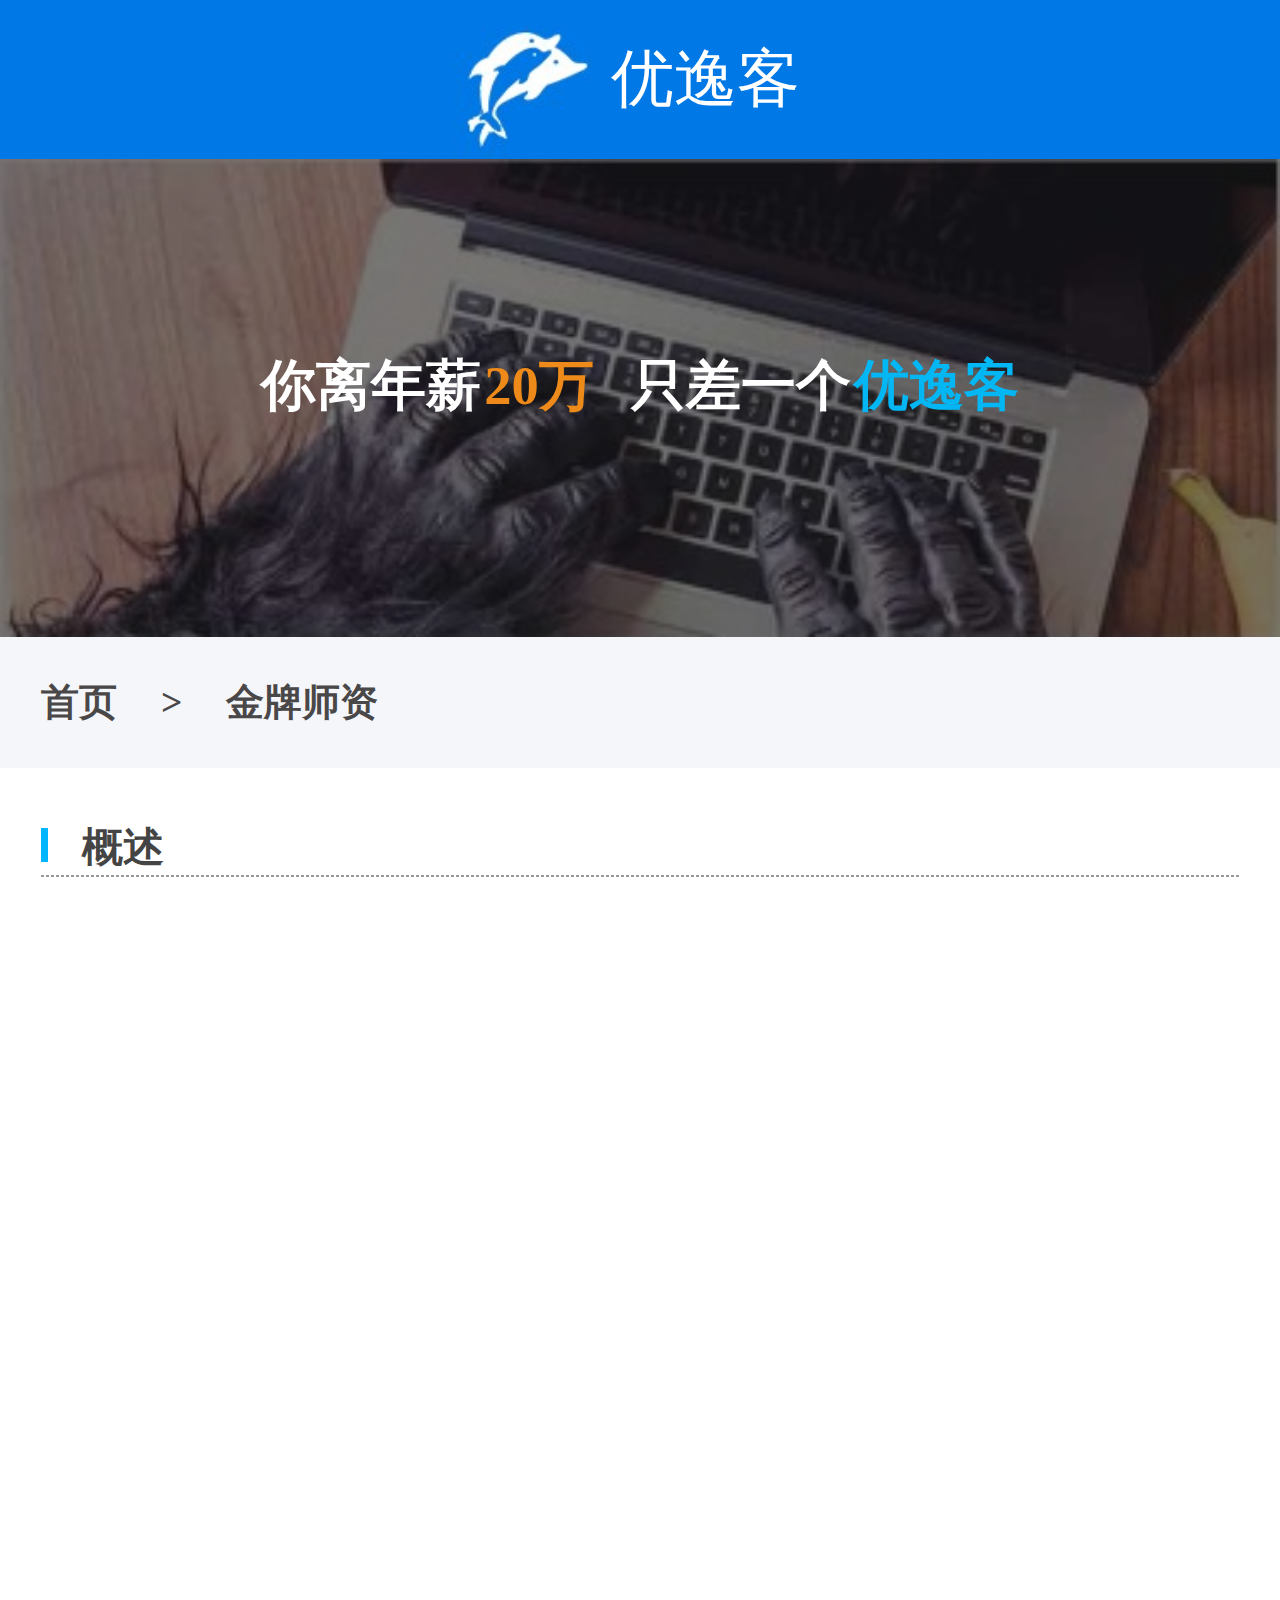
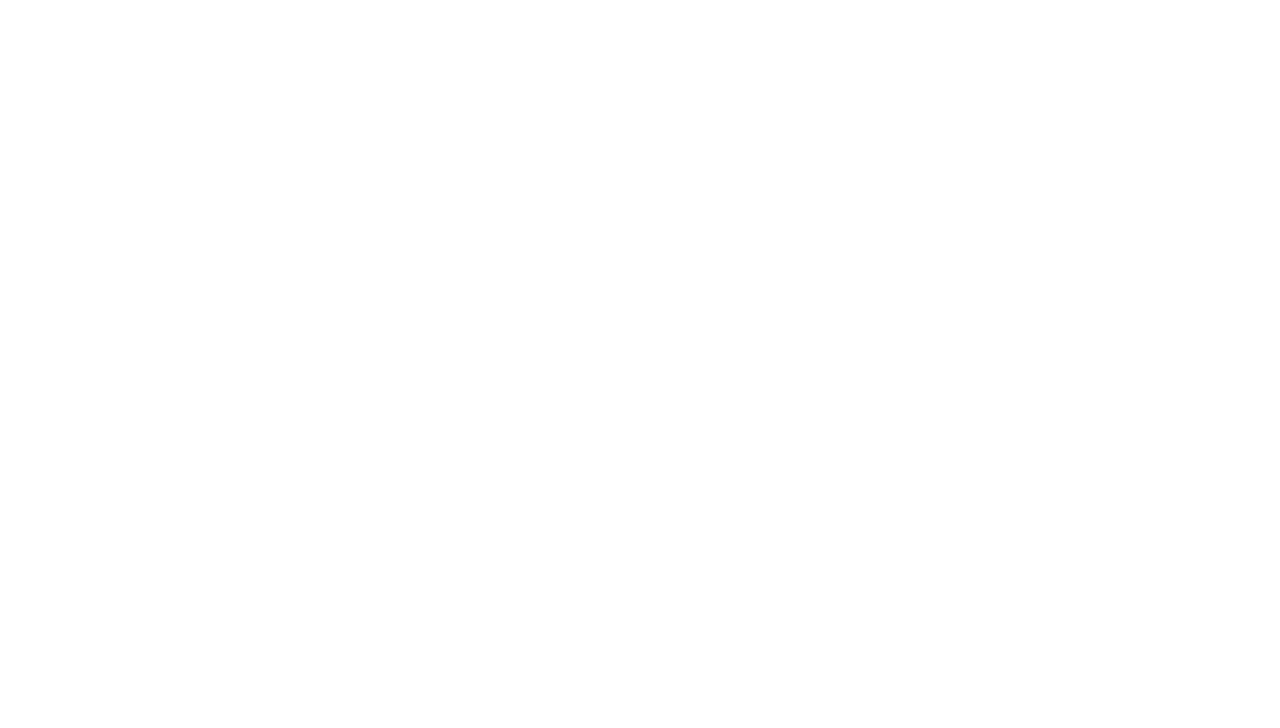
<file: shizixiangqing.html>
<!DOCTYPE html>
<html>
<head>
    <meta charset="utf-8">
    <meta name="viewport" content="initial-scale=1.0, maximum-scale=1.0, user-scalable=no" />
    <title></title>
    <script type="text/javascript">
    	
   		document.addEventListener('plusready', function(){
   			//console.log("所有plus api都应该在此事件发生后调用，否则会出现plus is undefined。"
   			
   		});	
    </script>
    <link rel="stylesheet" href="css/shizixiangqing.css">
   	<script src="js/rem.js"></script>
    <meta name="x5-orientation" content="portrait | landscape"/>
    <meta name="screen-orientation" content="portrait"/>
    
    <meta name="x5-fullscreen" content="true"/>
    <meta name="full-screen" content="yes"/>
    <!-- 禁止识别电话和邮箱 -->
    <meta name="format-detection" content="telephone=no,email=no"/>
	<link rel="stylesheet" href="css/comment.css">
</head>
<body>
	
	
	<!--开头-->
	<div class="tittle">
		<img src="img/2017-04-08_163137.jpg" alt="" />
		<a href="">优逸客</a>
	</div>
	
	
	
	<!--banner-->
	
	<div class="banner">
		<img src="img/2017-04-08_141416.jpg" alt="" />
		<div class="zhezhao">
			<i>你离年薪</i>
			<span>20万</span>
			<i>只差一个</i>
			<em>优逸客</em>
		</div>
	</div>
	
	<!--首页-->
	
	<div class="shouye">
		<a href="index.html">首页</a>
		<em>&gt;</em>
		<a href="">金牌师资</a>
		
	</div>
	
	
	<!--概述-->
	<div class="ui">
		<div class="lan"></div>
		<span>概述</span>
		<hr style="border:1px dashed #999999"   />
	</div>
	
	<!--刘钊老师-->
	<div class="liu">
		<div class="fang"></div>
		<div class="wenzi">
			<i>刘钊老师</i>
			<span>/星级讲师</span>
			<br />
			<br />
			<strong>专业：</strong><b>艺术设计（硕士）</b>
			<br />
			<strong>技能：</strong><b>photoshop<br>     
			<em>Axure C4D等</em></b>
			<br />
			<strong>经验：</strong><b>入行十年以上</b>
			
		</div>
	</div>
		
	<!--教师简介-->
	<div class="ui">
		<div class="lan"></div>
		<span>教师简介</span>
		<hr style="border:1px dashed #999999"/>
	</div>
	
	<!--简介内容-->
	<div class="neirong">
		来优逸客的前两个月学习中，总有点疑惑，会不会学软件的人去做设计师有些不务正业？职业完全跑偏啦；但是2个月后，却豁然开朗，在IT领域内，不懂程序的UI设计师就不是优秀的设计师。
		<br />
		<br />
		<br />
		我懂一些JAVA技术，还懂UI，我对我的求职之路还是有一定的自信的。11月中旬，我接到了盘古搜索的面试邀请，两轮技术面试，两轮人事面试，技术面试会要求上机操作一些命题的作品，把自己学到的只是用到对的地方。
	</div>
	
	
	
	
	
	<!--页码-->
	<div class="yema">
		<div class="yi">
			<i>←</i>
		</div>
		<div class="er">
			<i>1</i>
		</div>
		<div class="er">
			<i>2</i>
		</div>
		<div class="er">
			<i>3</i>
		</div>
		<div class="er">
			<i>4</i>
		</div>
		<div class="er">
			<i>5</i>
		</div>
		<span>……</span>
		<div class="er">
			<i>30</i>
		</div>
		<div class="san">
			<i>→</i>
		</div>
		<b>跳转到</b>
		<div class="si">
			<i></i>
		</div>
		<em>页</em>
		<div class="er">
			<i>GO</i>
		</div>
		
	</div>
	
	
	<!--底部-->
	<div class="dibu">
		Copyright ? 2013-2016 版权所有 优逸客科技有限公司
		<br />
		联系电话：400-888-6747 晋JCP 备 13006051 号
	</div>
	
	
	
	
	
	
</body>
</html>
</file>
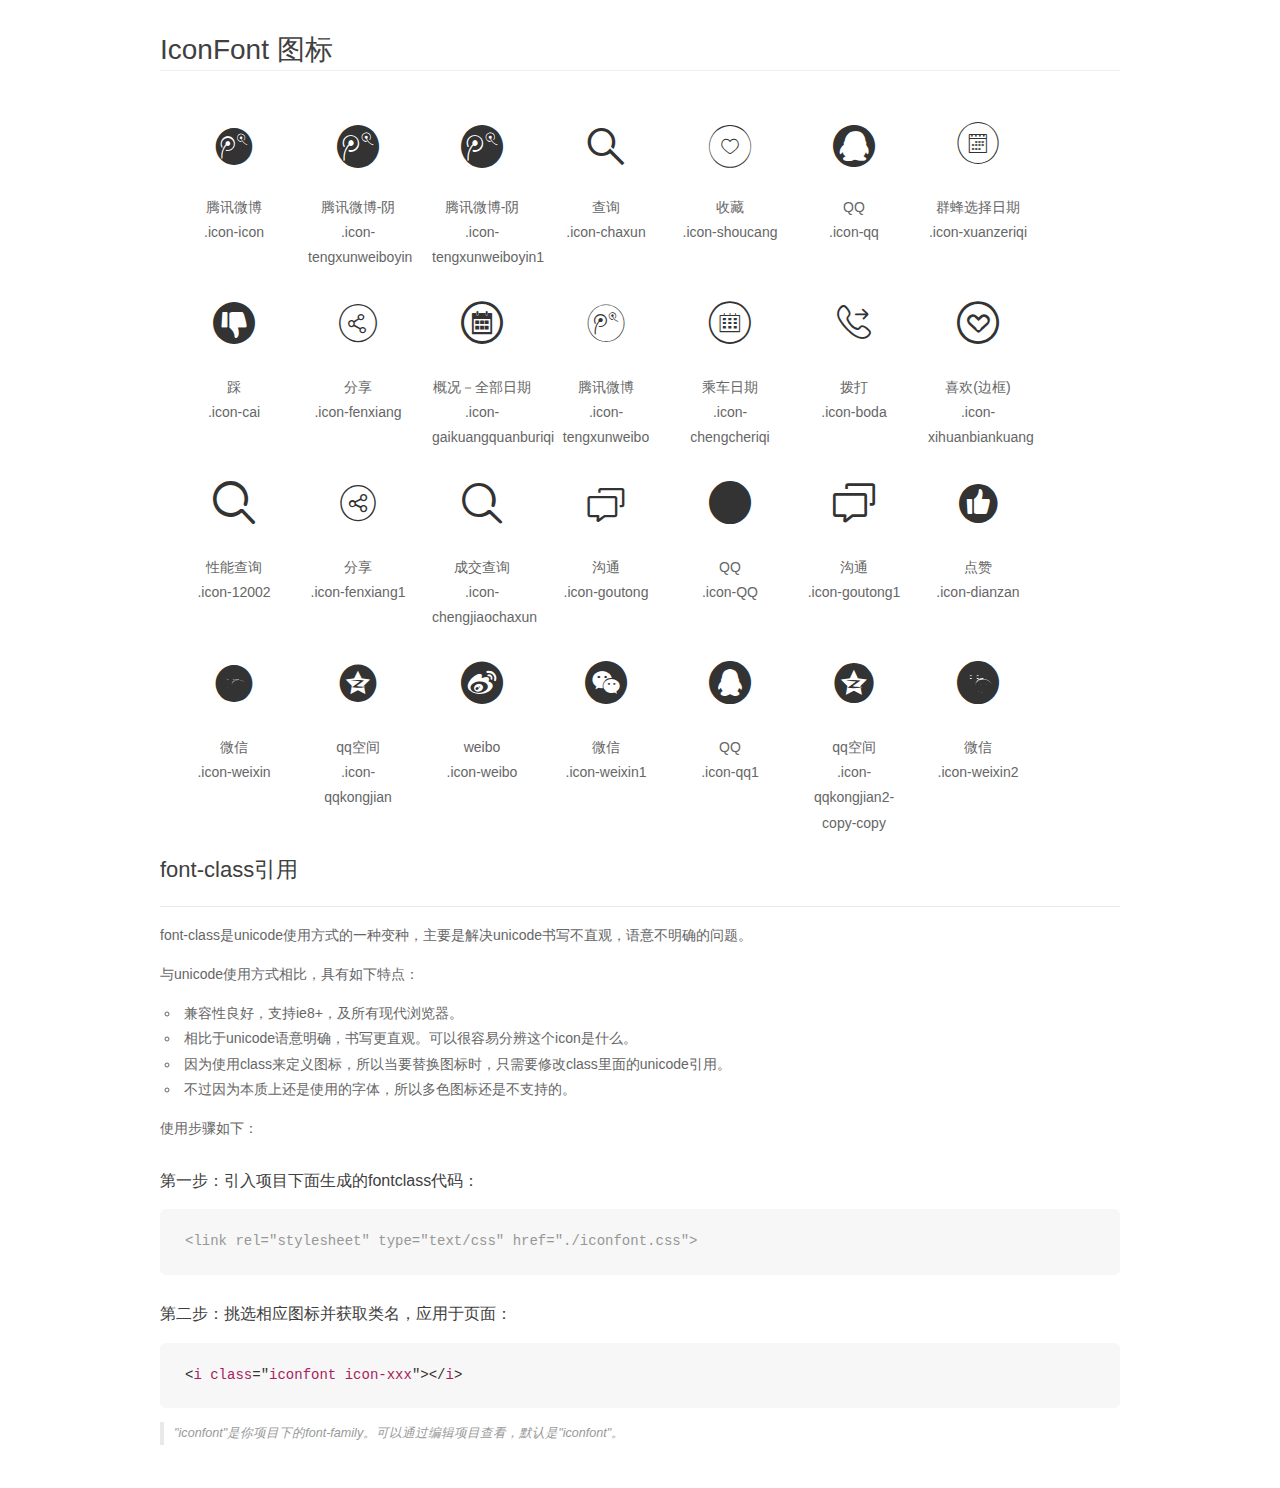
<file: icon/demo_fontclass.html>
<!DOCTYPE html>
<html>
<head>
    <meta charset="utf-8"/>
    <title>IconFont</title>
    <link rel="stylesheet" href="demo.css">
    <link rel="stylesheet" href="iconfont.css">
</head>
<body>
    <div class="main markdown">
        <h1>IconFont 图标</h1>
        <ul class="icon_lists clear">
            
                <li>
                <i class="icon iconfont icon-icon"></i>
                    <div class="name">腾讯微博</div>
                    <div class="fontclass">.icon-icon</div>
                </li>
            
                <li>
                <i class="icon iconfont icon-tengxunweiboyin"></i>
                    <div class="name">腾讯微博-阴</div>
                    <div class="fontclass">.icon-tengxunweiboyin</div>
                </li>
            
                <li>
                <i class="icon iconfont icon-tengxunweiboyin1"></i>
                    <div class="name">腾讯微博-阴</div>
                    <div class="fontclass">.icon-tengxunweiboyin1</div>
                </li>
            
                <li>
                <i class="icon iconfont icon-chaxun"></i>
                    <div class="name">查询</div>
                    <div class="fontclass">.icon-chaxun</div>
                </li>
            
                <li>
                <i class="icon iconfont icon-shoucang"></i>
                    <div class="name">收藏</div>
                    <div class="fontclass">.icon-shoucang</div>
                </li>
            
                <li>
                <i class="icon iconfont icon-qq"></i>
                    <div class="name">QQ</div>
                    <div class="fontclass">.icon-qq</div>
                </li>
            
                <li>
                <i class="icon iconfont icon-xuanzeriqi"></i>
                    <div class="name">群蜂选择日期</div>
                    <div class="fontclass">.icon-xuanzeriqi</div>
                </li>
            
                <li>
                <i class="icon iconfont icon-cai"></i>
                    <div class="name">踩</div>
                    <div class="fontclass">.icon-cai</div>
                </li>
            
                <li>
                <i class="icon iconfont icon-fenxiang"></i>
                    <div class="name">分享</div>
                    <div class="fontclass">.icon-fenxiang</div>
                </li>
            
                <li>
                <i class="icon iconfont icon-gaikuangquanburiqi"></i>
                    <div class="name">概况－全部日期</div>
                    <div class="fontclass">.icon-gaikuangquanburiqi</div>
                </li>
            
                <li>
                <i class="icon iconfont icon-tengxunweibo"></i>
                    <div class="name">腾讯微博</div>
                    <div class="fontclass">.icon-tengxunweibo</div>
                </li>
            
                <li>
                <i class="icon iconfont icon-chengcheriqi"></i>
                    <div class="name">乘车日期</div>
                    <div class="fontclass">.icon-chengcheriqi</div>
                </li>
            
                <li>
                <i class="icon iconfont icon-boda"></i>
                    <div class="name">拨打</div>
                    <div class="fontclass">.icon-boda</div>
                </li>
            
                <li>
                <i class="icon iconfont icon-xihuanbiankuang"></i>
                    <div class="name">喜欢(边框)</div>
                    <div class="fontclass">.icon-xihuanbiankuang</div>
                </li>
            
                <li>
                <i class="icon iconfont icon-12002"></i>
                    <div class="name">性能查询</div>
                    <div class="fontclass">.icon-12002</div>
                </li>
            
                <li>
                <i class="icon iconfont icon-fenxiang1"></i>
                    <div class="name">分享</div>
                    <div class="fontclass">.icon-fenxiang1</div>
                </li>
            
                <li>
                <i class="icon iconfont icon-chengjiaochaxun"></i>
                    <div class="name">成交查询</div>
                    <div class="fontclass">.icon-chengjiaochaxun</div>
                </li>
            
                <li>
                <i class="icon iconfont icon-goutong"></i>
                    <div class="name">沟通</div>
                    <div class="fontclass">.icon-goutong</div>
                </li>
            
                <li>
                <i class="icon iconfont icon-QQ"></i>
                    <div class="name">QQ</div>
                    <div class="fontclass">.icon-QQ</div>
                </li>
            
                <li>
                <i class="icon iconfont icon-goutong1"></i>
                    <div class="name">沟通</div>
                    <div class="fontclass">.icon-goutong1</div>
                </li>
            
                <li>
                <i class="icon iconfont icon-dianzan"></i>
                    <div class="name">点赞</div>
                    <div class="fontclass">.icon-dianzan</div>
                </li>
            
                <li>
                <i class="icon iconfont icon-weixin"></i>
                    <div class="name">微信</div>
                    <div class="fontclass">.icon-weixin</div>
                </li>
            
                <li>
                <i class="icon iconfont icon-qqkongjian"></i>
                    <div class="name">qq空间</div>
                    <div class="fontclass">.icon-qqkongjian</div>
                </li>
            
                <li>
                <i class="icon iconfont icon-weibo"></i>
                    <div class="name">weibo</div>
                    <div class="fontclass">.icon-weibo</div>
                </li>
            
                <li>
                <i class="icon iconfont icon-weixin1"></i>
                    <div class="name">微信</div>
                    <div class="fontclass">.icon-weixin1</div>
                </li>
            
                <li>
                <i class="icon iconfont icon-qq1"></i>
                    <div class="name">QQ</div>
                    <div class="fontclass">.icon-qq1</div>
                </li>
            
                <li>
                <i class="icon iconfont icon-qqkongjian2-copy-copy"></i>
                    <div class="name">qq空间</div>
                    <div class="fontclass">.icon-qqkongjian2-copy-copy</div>
                </li>
            
                <li>
                <i class="icon iconfont icon-weixin2"></i>
                    <div class="name">微信</div>
                    <div class="fontclass">.icon-weixin2</div>
                </li>
            
        </ul>

        <h2 id="font-class-">font-class引用</h2>
        <hr>

        <p>font-class是unicode使用方式的一种变种，主要是解决unicode书写不直观，语意不明确的问题。</p>
        <p>与unicode使用方式相比，具有如下特点：</p>
        <ul>
        <li>兼容性良好，支持ie8+，及所有现代浏览器。</li>
        <li>相比于unicode语意明确，书写更直观。可以很容易分辨这个icon是什么。</li>
        <li>因为使用class来定义图标，所以当要替换图标时，只需要修改class里面的unicode引用。</li>
        <li>不过因为本质上还是使用的字体，所以多色图标还是不支持的。</li>
        </ul>
        <p>使用步骤如下：</p>
        <h3 id="-fontclass-">第一步：引入项目下面生成的fontclass代码：</h3>


        <pre><code class="lang-js hljs javascript"><span class="hljs-comment">&lt;link rel="stylesheet" type="text/css" href="./iconfont.css"&gt;</span></code></pre>
        <h3 id="-">第二步：挑选相应图标并获取类名，应用于页面：</h3>
        <pre><code class="lang-css hljs">&lt;<span class="hljs-selector-tag">i</span> <span class="hljs-selector-tag">class</span>="<span class="hljs-selector-tag">iconfont</span> <span class="hljs-selector-tag">icon-xxx</span>"&gt;&lt;/<span class="hljs-selector-tag">i</span>&gt;</code></pre>
        <blockquote>
        <p>"iconfont"是你项目下的font-family。可以通过编辑项目查看，默认是"iconfont"。</p>
        </blockquote>
    </div>
</body>
</html>
</file>
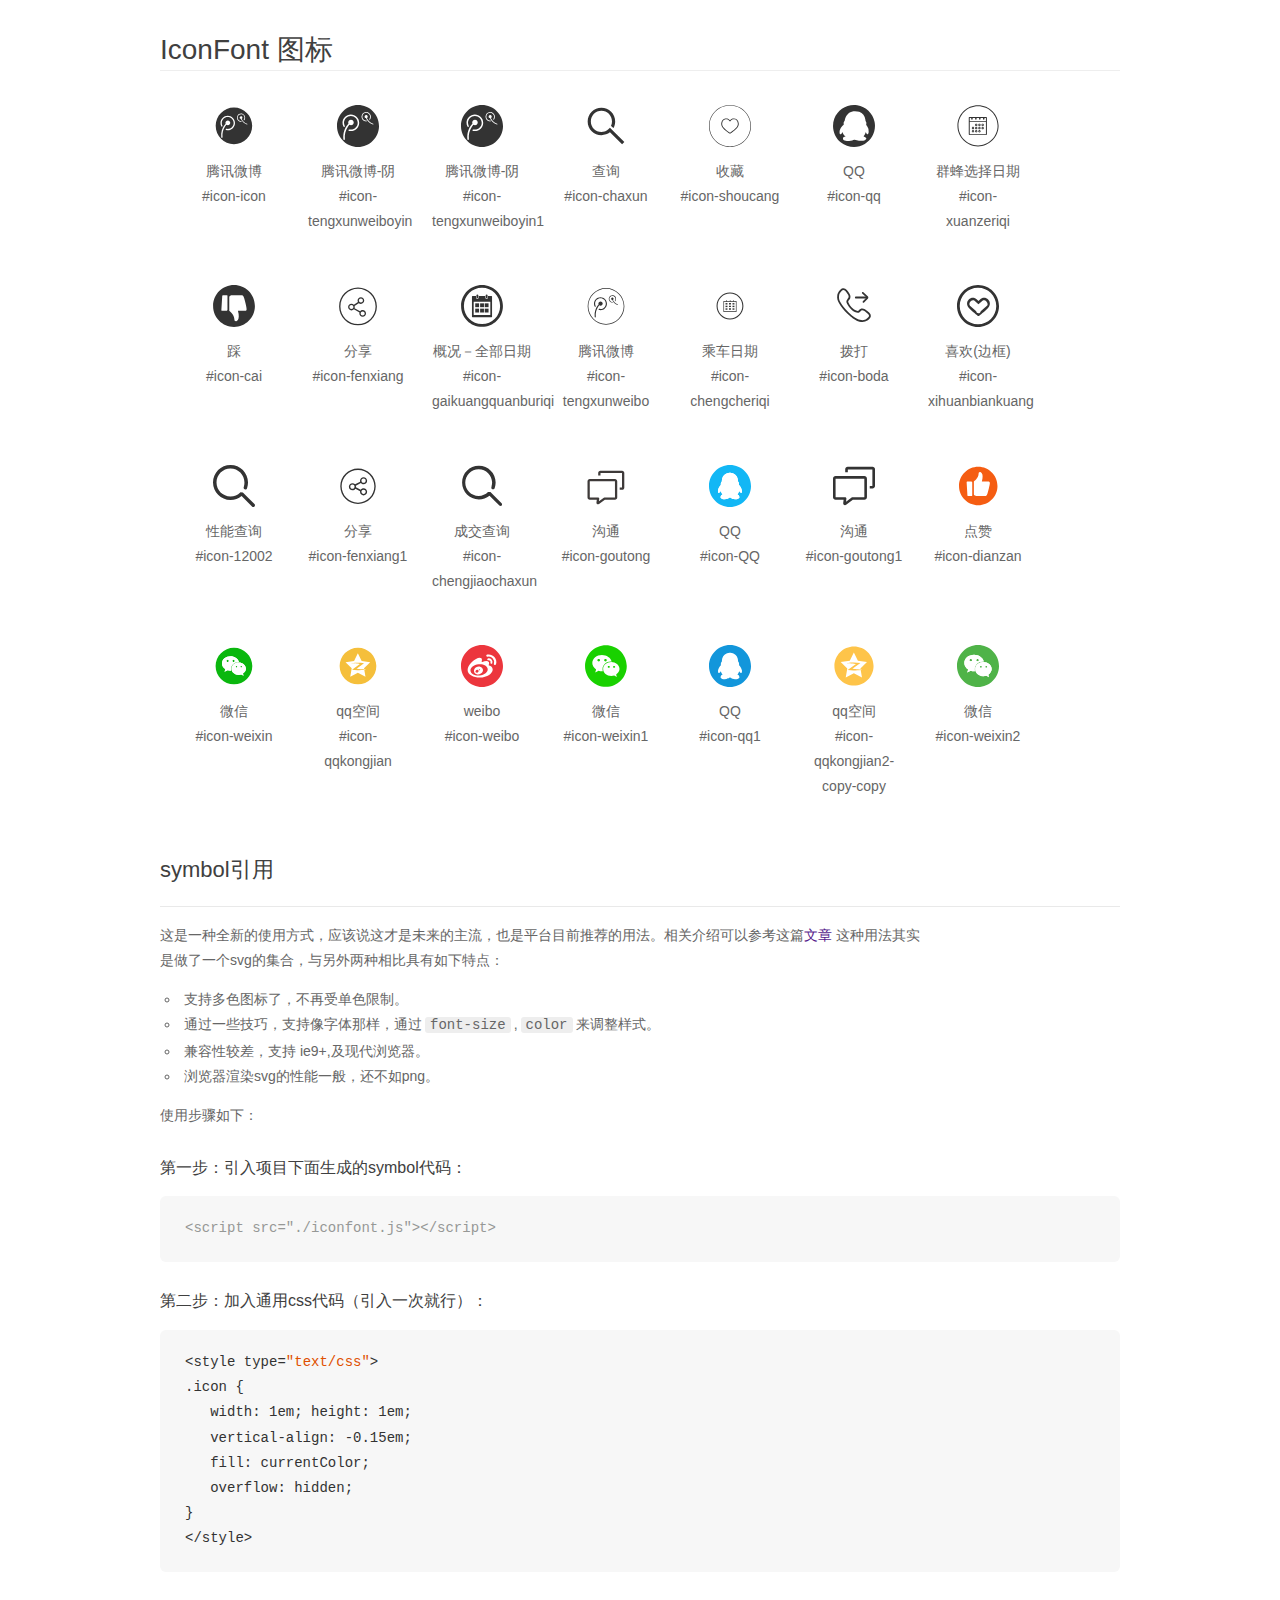
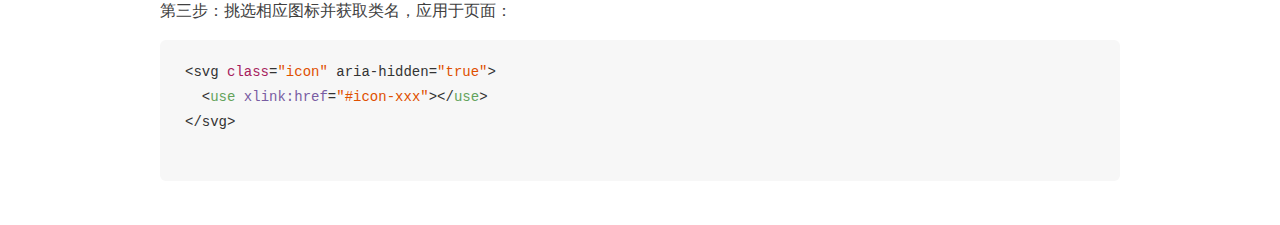
<file: icon/demo_symbol.html>
<!DOCTYPE html>
<html>
<head>
    <meta charset="utf-8"/>
    <title>IconFont</title>
    <link rel="stylesheet" href="demo.css">
    <script src="iconfont.js"></script>

    <style type="text/css">
        .icon {
          /* 通过设置 font-size 来改变图标大小 */
          width: 1em; height: 1em;
          /* 图标和文字相邻时，垂直对齐 */
          vertical-align: -0.15em;
          /* 通过设置 color 来改变 SVG 的颜色/fill */
          fill: currentColor;
          /* path 和 stroke 溢出 viewBox 部分在 IE 下会显示
             normalize.css 中也包含这行 */
          overflow: hidden;
        }

    </style>
</head>
<body>
    <div class="main markdown">
        <h1>IconFont 图标</h1>
        <ul class="icon_lists clear">
            
                <li>
                    <svg class="icon" aria-hidden="true">
                        <use xlink:href="#icon-icon"></use>
                    </svg>
                    <div class="name">腾讯微博</div>
                    <div class="fontclass">#icon-icon</div>
                </li>
            
                <li>
                    <svg class="icon" aria-hidden="true">
                        <use xlink:href="#icon-tengxunweiboyin"></use>
                    </svg>
                    <div class="name">腾讯微博-阴</div>
                    <div class="fontclass">#icon-tengxunweiboyin</div>
                </li>
            
                <li>
                    <svg class="icon" aria-hidden="true">
                        <use xlink:href="#icon-tengxunweiboyin1"></use>
                    </svg>
                    <div class="name">腾讯微博-阴</div>
                    <div class="fontclass">#icon-tengxunweiboyin1</div>
                </li>
            
                <li>
                    <svg class="icon" aria-hidden="true">
                        <use xlink:href="#icon-chaxun"></use>
                    </svg>
                    <div class="name">查询</div>
                    <div class="fontclass">#icon-chaxun</div>
                </li>
            
                <li>
                    <svg class="icon" aria-hidden="true">
                        <use xlink:href="#icon-shoucang"></use>
                    </svg>
                    <div class="name">收藏</div>
                    <div class="fontclass">#icon-shoucang</div>
                </li>
            
                <li>
                    <svg class="icon" aria-hidden="true">
                        <use xlink:href="#icon-qq"></use>
                    </svg>
                    <div class="name">QQ</div>
                    <div class="fontclass">#icon-qq</div>
                </li>
            
                <li>
                    <svg class="icon" aria-hidden="true">
                        <use xlink:href="#icon-xuanzeriqi"></use>
                    </svg>
                    <div class="name">群蜂选择日期</div>
                    <div class="fontclass">#icon-xuanzeriqi</div>
                </li>
            
                <li>
                    <svg class="icon" aria-hidden="true">
                        <use xlink:href="#icon-cai"></use>
                    </svg>
                    <div class="name">踩</div>
                    <div class="fontclass">#icon-cai</div>
                </li>
            
                <li>
                    <svg class="icon" aria-hidden="true">
                        <use xlink:href="#icon-fenxiang"></use>
                    </svg>
                    <div class="name">分享</div>
                    <div class="fontclass">#icon-fenxiang</div>
                </li>
            
                <li>
                    <svg class="icon" aria-hidden="true">
                        <use xlink:href="#icon-gaikuangquanburiqi"></use>
                    </svg>
                    <div class="name">概况－全部日期</div>
                    <div class="fontclass">#icon-gaikuangquanburiqi</div>
                </li>
            
                <li>
                    <svg class="icon" aria-hidden="true">
                        <use xlink:href="#icon-tengxunweibo"></use>
                    </svg>
                    <div class="name">腾讯微博</div>
                    <div class="fontclass">#icon-tengxunweibo</div>
                </li>
            
                <li>
                    <svg class="icon" aria-hidden="true">
                        <use xlink:href="#icon-chengcheriqi"></use>
                    </svg>
                    <div class="name">乘车日期</div>
                    <div class="fontclass">#icon-chengcheriqi</div>
                </li>
            
                <li>
                    <svg class="icon" aria-hidden="true">
                        <use xlink:href="#icon-boda"></use>
                    </svg>
                    <div class="name">拨打</div>
                    <div class="fontclass">#icon-boda</div>
                </li>
            
                <li>
                    <svg class="icon" aria-hidden="true">
                        <use xlink:href="#icon-xihuanbiankuang"></use>
                    </svg>
                    <div class="name">喜欢(边框)</div>
                    <div class="fontclass">#icon-xihuanbiankuang</div>
                </li>
            
                <li>
                    <svg class="icon" aria-hidden="true">
                        <use xlink:href="#icon-12002"></use>
                    </svg>
                    <div class="name">性能查询</div>
                    <div class="fontclass">#icon-12002</div>
                </li>
            
                <li>
                    <svg class="icon" aria-hidden="true">
                        <use xlink:href="#icon-fenxiang1"></use>
                    </svg>
                    <div class="name">分享</div>
                    <div class="fontclass">#icon-fenxiang1</div>
                </li>
            
                <li>
                    <svg class="icon" aria-hidden="true">
                        <use xlink:href="#icon-chengjiaochaxun"></use>
                    </svg>
                    <div class="name">成交查询</div>
                    <div class="fontclass">#icon-chengjiaochaxun</div>
                </li>
            
                <li>
                    <svg class="icon" aria-hidden="true">
                        <use xlink:href="#icon-goutong"></use>
                    </svg>
                    <div class="name">沟通</div>
                    <div class="fontclass">#icon-goutong</div>
                </li>
            
                <li>
                    <svg class="icon" aria-hidden="true">
                        <use xlink:href="#icon-QQ"></use>
                    </svg>
                    <div class="name">QQ</div>
                    <div class="fontclass">#icon-QQ</div>
                </li>
            
                <li>
                    <svg class="icon" aria-hidden="true">
                        <use xlink:href="#icon-goutong1"></use>
                    </svg>
                    <div class="name">沟通</div>
                    <div class="fontclass">#icon-goutong1</div>
                </li>
            
                <li>
                    <svg class="icon" aria-hidden="true">
                        <use xlink:href="#icon-dianzan"></use>
                    </svg>
                    <div class="name">点赞</div>
                    <div class="fontclass">#icon-dianzan</div>
                </li>
            
                <li>
                    <svg class="icon" aria-hidden="true">
                        <use xlink:href="#icon-weixin"></use>
                    </svg>
                    <div class="name">微信</div>
                    <div class="fontclass">#icon-weixin</div>
                </li>
            
                <li>
                    <svg class="icon" aria-hidden="true">
                        <use xlink:href="#icon-qqkongjian"></use>
                    </svg>
                    <div class="name">qq空间</div>
                    <div class="fontclass">#icon-qqkongjian</div>
                </li>
            
                <li>
                    <svg class="icon" aria-hidden="true">
                        <use xlink:href="#icon-weibo"></use>
                    </svg>
                    <div class="name">weibo</div>
                    <div class="fontclass">#icon-weibo</div>
                </li>
            
                <li>
                    <svg class="icon" aria-hidden="true">
                        <use xlink:href="#icon-weixin1"></use>
                    </svg>
                    <div class="name">微信</div>
                    <div class="fontclass">#icon-weixin1</div>
                </li>
            
                <li>
                    <svg class="icon" aria-hidden="true">
                        <use xlink:href="#icon-qq1"></use>
                    </svg>
                    <div class="name">QQ</div>
                    <div class="fontclass">#icon-qq1</div>
                </li>
            
                <li>
                    <svg class="icon" aria-hidden="true">
                        <use xlink:href="#icon-qqkongjian2-copy-copy"></use>
                    </svg>
                    <div class="name">qq空间</div>
                    <div class="fontclass">#icon-qqkongjian2-copy-copy</div>
                </li>
            
                <li>
                    <svg class="icon" aria-hidden="true">
                        <use xlink:href="#icon-weixin2"></use>
                    </svg>
                    <div class="name">微信</div>
                    <div class="fontclass">#icon-weixin2</div>
                </li>
            
        </ul>


        <h2 id="symbol-">symbol引用</h2>
        <hr>

        <p>这是一种全新的使用方式，应该说这才是未来的主流，也是平台目前推荐的用法。相关介绍可以参考这篇<a href="">文章</a>
        这种用法其实是做了一个svg的集合，与另外两种相比具有如下特点：</p>
        <ul>
          <li>支持多色图标了，不再受单色限制。</li>
          <li>通过一些技巧，支持像字体那样，通过<code>font-size</code>,<code>color</code>来调整样式。</li>
          <li>兼容性较差，支持 ie9+,及现代浏览器。</li>
          <li>浏览器渲染svg的性能一般，还不如png。</li>
        </ul>
        <p>使用步骤如下：</p>
        <h3 id="-symbol-">第一步：引入项目下面生成的symbol代码：</h3>
        <pre><code class="lang-js hljs javascript"><span class="hljs-comment">&lt;script src="./iconfont.js"&gt;&lt;/script&gt;</span></code></pre>
        <h3 id="-css-">第二步：加入通用css代码（引入一次就行）：</h3>
        <pre><code class="lang-js hljs javascript">&lt;style type=<span class="hljs-string">"text/css"</span>&gt;
.icon {
   width: <span class="hljs-number">1</span>em; height: <span class="hljs-number">1</span>em;
   vertical-align: <span class="hljs-number">-0.15</span>em;
   fill: currentColor;
   overflow: hidden;
}
&lt;<span class="hljs-regexp">/style&gt;</span></code></pre>
        <h3 id="-">第三步：挑选相应图标并获取类名，应用于页面：</h3>
        <pre><code class="lang-js hljs javascript">&lt;svg <span class="hljs-class"><span class="hljs-keyword">class</span></span>=<span class="hljs-string">"icon"</span> aria-hidden=<span class="hljs-string">"true"</span>&gt;<span class="xml"><span class="hljs-tag">
  &lt;<span class="hljs-name">use</span> <span class="hljs-attr">xlink:href</span>=<span class="hljs-string">"#icon-xxx"</span>&gt;</span><span class="hljs-tag">&lt;/<span class="hljs-name">use</span>&gt;</span>
</span>&lt;<span class="hljs-regexp">/svg&gt;
        </span></code></pre>
    </div>
</body>
</html>
</file>
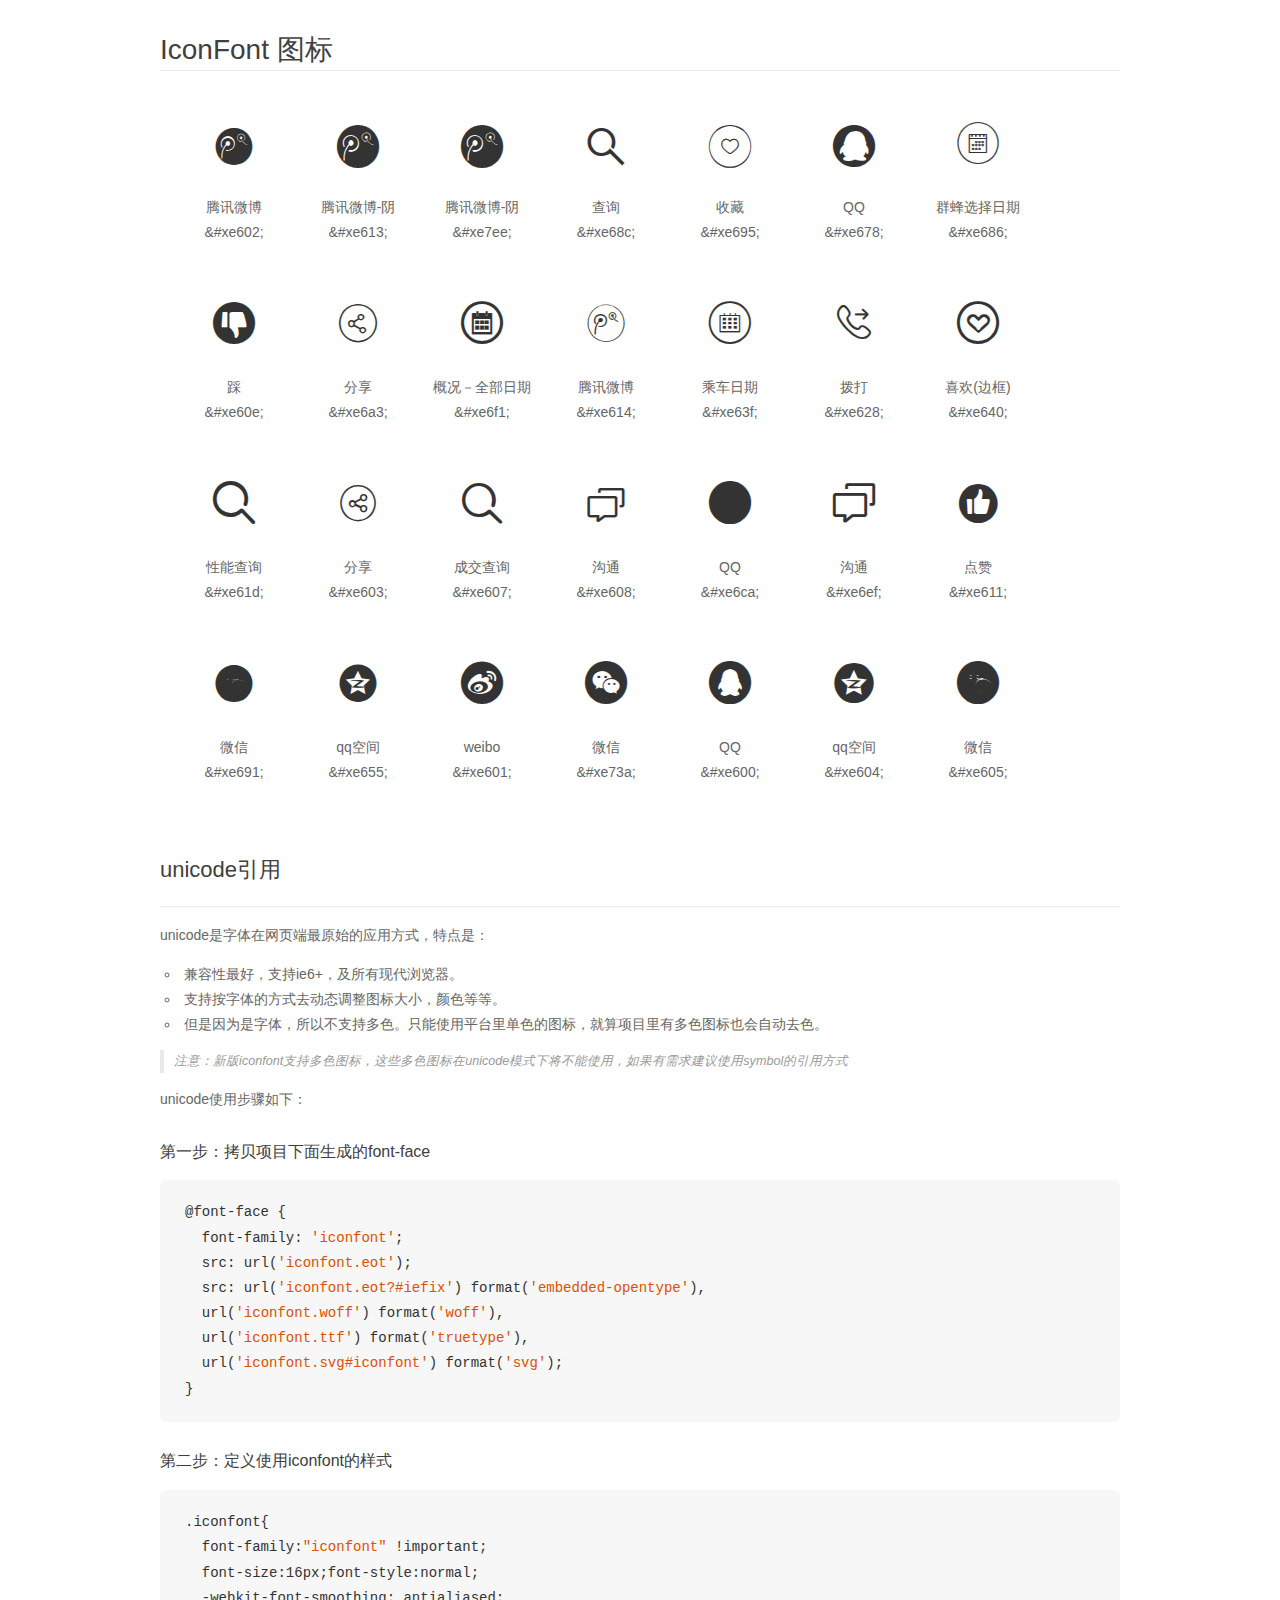
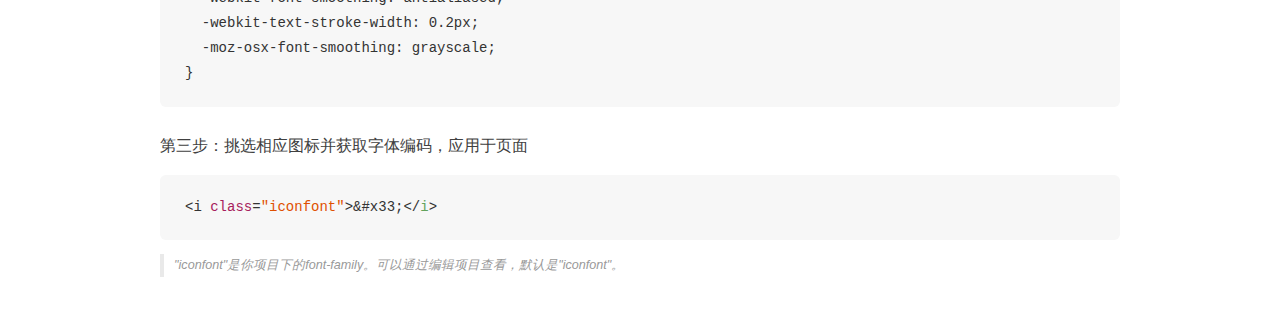
<file: icon/demo_unicode.html>
<!DOCTYPE html>
<html>
<head>
    <meta charset="utf-8"/>
    <title>IconFont</title>
    <link rel="stylesheet" href="demo.css">

    <style type="text/css">

        @font-face {font-family: "iconfont";
          src: url('iconfont.eot'); /* IE9*/
          src: url('iconfont.eot#iefix') format('embedded-opentype'), /* IE6-IE8 */
          url('iconfont.woff') format('woff'), /* chrome, firefox */
          url('iconfont.ttf') format('truetype'), /* chrome, firefox, opera, Safari, Android, iOS 4.2+*/
          url('iconfont.svg#iconfont') format('svg'); /* iOS 4.1- */
        }

        .iconfont {
          font-family:"iconfont" !important;
          font-size:16px;
          font-style:normal;
          -webkit-font-smoothing: antialiased;
          -webkit-text-stroke-width: 0.2px;
          -moz-osx-font-smoothing: grayscale;
        }

    </style>
</head>
<body>
    <div class="main markdown">
        <h1>IconFont 图标</h1>
        <ul class="icon_lists clear">
            
                <li>
                <i class="icon iconfont">&#xe602;</i>
                    <div class="name">腾讯微博</div>
                    <div class="code">&amp;#xe602;</div>
                </li>
            
                <li>
                <i class="icon iconfont">&#xe613;</i>
                    <div class="name">腾讯微博-阴</div>
                    <div class="code">&amp;#xe613;</div>
                </li>
            
                <li>
                <i class="icon iconfont">&#xe7ee;</i>
                    <div class="name">腾讯微博-阴</div>
                    <div class="code">&amp;#xe7ee;</div>
                </li>
            
                <li>
                <i class="icon iconfont">&#xe68c;</i>
                    <div class="name">查询</div>
                    <div class="code">&amp;#xe68c;</div>
                </li>
            
                <li>
                <i class="icon iconfont">&#xe695;</i>
                    <div class="name">收藏</div>
                    <div class="code">&amp;#xe695;</div>
                </li>
            
                <li>
                <i class="icon iconfont">&#xe678;</i>
                    <div class="name">QQ</div>
                    <div class="code">&amp;#xe678;</div>
                </li>
            
                <li>
                <i class="icon iconfont">&#xe686;</i>
                    <div class="name">群蜂选择日期</div>
                    <div class="code">&amp;#xe686;</div>
                </li>
            
                <li>
                <i class="icon iconfont">&#xe60e;</i>
                    <div class="name">踩</div>
                    <div class="code">&amp;#xe60e;</div>
                </li>
            
                <li>
                <i class="icon iconfont">&#xe6a3;</i>
                    <div class="name">分享</div>
                    <div class="code">&amp;#xe6a3;</div>
                </li>
            
                <li>
                <i class="icon iconfont">&#xe6f1;</i>
                    <div class="name">概况－全部日期</div>
                    <div class="code">&amp;#xe6f1;</div>
                </li>
            
                <li>
                <i class="icon iconfont">&#xe614;</i>
                    <div class="name">腾讯微博</div>
                    <div class="code">&amp;#xe614;</div>
                </li>
            
                <li>
                <i class="icon iconfont">&#xe63f;</i>
                    <div class="name">乘车日期</div>
                    <div class="code">&amp;#xe63f;</div>
                </li>
            
                <li>
                <i class="icon iconfont">&#xe628;</i>
                    <div class="name">拨打</div>
                    <div class="code">&amp;#xe628;</div>
                </li>
            
                <li>
                <i class="icon iconfont">&#xe640;</i>
                    <div class="name">喜欢(边框)</div>
                    <div class="code">&amp;#xe640;</div>
                </li>
            
                <li>
                <i class="icon iconfont">&#xe61d;</i>
                    <div class="name">性能查询</div>
                    <div class="code">&amp;#xe61d;</div>
                </li>
            
                <li>
                <i class="icon iconfont">&#xe603;</i>
                    <div class="name">分享</div>
                    <div class="code">&amp;#xe603;</div>
                </li>
            
                <li>
                <i class="icon iconfont">&#xe607;</i>
                    <div class="name">成交查询</div>
                    <div class="code">&amp;#xe607;</div>
                </li>
            
                <li>
                <i class="icon iconfont">&#xe608;</i>
                    <div class="name">沟通</div>
                    <div class="code">&amp;#xe608;</div>
                </li>
            
                <li>
                <i class="icon iconfont">&#xe6ca;</i>
                    <div class="name">QQ</div>
                    <div class="code">&amp;#xe6ca;</div>
                </li>
            
                <li>
                <i class="icon iconfont">&#xe6ef;</i>
                    <div class="name">沟通</div>
                    <div class="code">&amp;#xe6ef;</div>
                </li>
            
                <li>
                <i class="icon iconfont">&#xe611;</i>
                    <div class="name">点赞</div>
                    <div class="code">&amp;#xe611;</div>
                </li>
            
                <li>
                <i class="icon iconfont">&#xe691;</i>
                    <div class="name">微信</div>
                    <div class="code">&amp;#xe691;</div>
                </li>
            
                <li>
                <i class="icon iconfont">&#xe655;</i>
                    <div class="name">qq空间</div>
                    <div class="code">&amp;#xe655;</div>
                </li>
            
                <li>
                <i class="icon iconfont">&#xe601;</i>
                    <div class="name">weibo</div>
                    <div class="code">&amp;#xe601;</div>
                </li>
            
                <li>
                <i class="icon iconfont">&#xe73a;</i>
                    <div class="name">微信</div>
                    <div class="code">&amp;#xe73a;</div>
                </li>
            
                <li>
                <i class="icon iconfont">&#xe600;</i>
                    <div class="name">QQ</div>
                    <div class="code">&amp;#xe600;</div>
                </li>
            
                <li>
                <i class="icon iconfont">&#xe604;</i>
                    <div class="name">qq空间</div>
                    <div class="code">&amp;#xe604;</div>
                </li>
            
                <li>
                <i class="icon iconfont">&#xe605;</i>
                    <div class="name">微信</div>
                    <div class="code">&amp;#xe605;</div>
                </li>
            
        </ul>
        <h2 id="unicode-">unicode引用</h2>
        <hr>

        <p>unicode是字体在网页端最原始的应用方式，特点是：</p>
        <ul>
        <li>兼容性最好，支持ie6+，及所有现代浏览器。</li>
        <li>支持按字体的方式去动态调整图标大小，颜色等等。</li>
        <li>但是因为是字体，所以不支持多色。只能使用平台里单色的图标，就算项目里有多色图标也会自动去色。</li>
        </ul>
        <blockquote>
        <p>注意：新版iconfont支持多色图标，这些多色图标在unicode模式下将不能使用，如果有需求建议使用symbol的引用方式</p>
        </blockquote>
        <p>unicode使用步骤如下：</p>
        <h3 id="-font-face">第一步：拷贝项目下面生成的font-face</h3>
        <pre><code class="lang-js hljs javascript">@font-face {
  font-family: <span class="hljs-string">'iconfont'</span>;
  src: url(<span class="hljs-string">'iconfont.eot'</span>);
  src: url(<span class="hljs-string">'iconfont.eot?#iefix'</span>) format(<span class="hljs-string">'embedded-opentype'</span>),
  url(<span class="hljs-string">'iconfont.woff'</span>) format(<span class="hljs-string">'woff'</span>),
  url(<span class="hljs-string">'iconfont.ttf'</span>) format(<span class="hljs-string">'truetype'</span>),
  url(<span class="hljs-string">'iconfont.svg#iconfont'</span>) format(<span class="hljs-string">'svg'</span>);
}
</code></pre>
        <h3 id="-iconfont-">第二步：定义使用iconfont的样式</h3>
        <pre><code class="lang-js hljs javascript">.iconfont{
  font-family:<span class="hljs-string">"iconfont"</span> !important;
  font-size:<span class="hljs-number">16</span>px;font-style:normal;
  -webkit-font-smoothing: antialiased;
  -webkit-text-stroke-width: <span class="hljs-number">0.2</span>px;
  -moz-osx-font-smoothing: grayscale;
}
</code></pre>
        <h3 id="-">第三步：挑选相应图标并获取字体编码，应用于页面</h3>
        <pre><code class="lang-js hljs javascript">&lt;i <span class="hljs-class"><span class="hljs-keyword">class</span></span>=<span class="hljs-string">"iconfont"</span>&gt;&amp;#x33;<span class="xml"><span class="hljs-tag">&lt;/<span class="hljs-name">i</span>&gt;</span></span></code></pre>

        <blockquote>
        <p>"iconfont"是你项目下的font-family。可以通过编辑项目查看，默认是"iconfont"。</p>
        </blockquote>
    </div>


</body>
</html>
</file>
<file: css/jiemiangaiban.css>
body,html{
	width:100%;
	height:100%;	
}
body{
	overflow: scroll;
}
html{
	position: relative;
	overflow: hidden;
}


.tittle{
	width:100%;
	height:0.93rem;
	background: #0078E6;
	line-height: 0.93rem;
	position: absolute;
	top:0px;
	left:0px;
	z-index: 999;
}
.tittle img{
	display: block;
	height: 100%;
	float:left;
	margin-left:2.5rem;
}
.tittle a{
	font-size: 0.37rem;
	color: #FFFFFF;
	display: block;
	float:left;
	font-weight: 500;
}



/*banner*/

.banner{
	width:100%;
	position: relative;
	margin-top:0.92rem;
}
.banner img{
	width:100%;
	display: block;
}
.banner .zhezhao{
	width:100%;
	height: 100%;
	background: rgba(28,29,30,0.6);
	position: absolute;
	top: 0px;
	text-align: center;
}
.banner .zhezhao>i{
	font-style: normal;
	font-size: 0.32rem;
	color:#FFFFFF;
	line-height: 2.66rem;
	font-weight: 600;
}
.banner .zhezhao>span{
	font-size: 0.32rem;
	color:#ED8A19;
	line-height: 2.66rem;
	font-weight: 600;
}
.banner .zhezhao>em{
	font-style: normal;
	font-size: 0.32rem;
	color:#03B6F4;
	line-height: 2.66rem;
	font-weight: 600;
}
.banner .zhezhao>i:nth-of-type(2){
	margin-left:0.2rem;
}


/*图标*/
.tubiao{
	width:100%;
	background: #F4F5F9;
}
.tubiao>ul{
	width:100%;
	box-sizing: border-box;
	padding: 0.2rem 0.05rem;
	background: #F4F5F9;
	overflow: hidden;
}
.tubiao>ul>li{
	width:25%;
	box-sizing: border-box;
	padding: 0.15rem;
	float:left;
	text-align: center;
}
.tubiao>ul>li>a{
	display: block;
	width:100%;
	height:100%;
}

.tubiao>ul>li>a>img{
	width:100%;
	display: block;
}
.tubiao>ul>li>a>span{
	font-style: normal;
	font-size: 0.24rem;
	line-height: 0.54rem;
	font-weight: 600;
	color: #000000;
}
.tubiao>ul>li:nth-child(4)~li{
	padding-top:0rem;
}

/*服务体系*/
.fuwu{
	width:100%;
	box-sizing: border-box;
	padding:0.2rem 0rem; 	
	text-align: center;	
}
.fuwu>a{
	font-size:0.24rem ;
	color: #1378BA;
	font-weight: 600;
}

/*免费体检*/
.mianfei{
	width:100%;
	overflow: hidden;
	
}
.mianfei>ul{
	width:50%;
	float:left;
	background:#FFFFFF;
	box-sizing: border-box;
	border-top:0.01rem solid #E8E8E8;
	border-right:0.01rem solid #E8E8E8;
	overflow: hidden;
}
.mianfei>ul:nth-child(2){
	border-right:0rem;
}
.mianfei>ul>li{
	width:50%;
	float:left;
	box-sizing: border-box;
	padding:0.38rem 0.18rem;
}
.mianfei>ul>li>i{
	font-style:normal;
	font-size: 0.24rem;
	color: #000000;
	font-weight: 600;
}
.mianfei>ul>li>span{
	font-size: 0.16rem;
	color: #999999;
	line-height: 0.38rem;
}
.mianfei>ul>li:nth-child(2){
	padding:0rem ;
}
.mianfei>ul>li>img{
	display: block;
	width:100%;
}


/*免费试听*/
.shiting{
	width:100%;
	overflow: hidden;
	
}
.shiting .dongtai{
	width:33.3%;
	float:left;
	box-sizing: border-box;
	border-top: 1px solid #E8E8E8;
	border-right: 1px solid #E8E8E8;
	overflow: hidden;
}
.shiting .dongtai>img{
	display: block;
	width:40%;
	float:left;
}
.shiting .dongtai>.qianren{
	width:60%;
	float:left;
	box-sizing: border-box;
	padding-top:0.38rem;
}
.shiting .dongtai>.qianren>i{
	font-style:normal;
	font-size: 0.24rem;
	color: #000000;
	font-weight: 600;
}
.shiting .dongtai>.qianren>span{
	font-size: 0.16rem;
	color: #999999;
	line-height: 0.38rem;
}
.shiting .dongtai:nth-child(3){
	border-right: 0px solid #E8E8E8;
}


/*免费拨打电话*/
.dianhua{
	width:100%;
	height: 0.92rem;
	background: #E7E7E7;
	box-sizing: border-box;
	padding: 0.1rem;
	position: absolute;
	bottom: 0rem;
	left:0px;
}
.dianhua:after{
	content: "";
	display: block;
	clear:both;
}
.dianhua .chaxun{
	display: block;
	width:33.3%;
	float:left;
	line-height:0.72rem;
}
.dianhua .chaxuna{
	display: block;
	width:33.3%;
	float:left;
	line-height:0.72rem;
}
.dianhua .chaxun>span{
	font-size: 0.3rem;
	line-height:0.72rem;
	color: #7B7B7B;
}
.dianhua .chaxun>i{
	font-style:normal;
	font-size: 0.24rem;
	color: #7B7B7B;
}
.dianhua .chaxuna>span{
	float:right;
	font-size: 0.3rem;
	margin-right:0.08rem;
	color: #7B7B7B;
}
.dianhua .chaxuna>i{
	font-style:normal;
	font-size: 0.24rem;
	color: #7B7B7B;
	float:right;
	line-height: 0.72rem;
}
.dianhua .chaxun>.fangkuai{
	width:2.38rem;
	height: 0.8rem;
	background: #FF7E00;
	border-radius: 0.08rem;
	margin-top:-0.22rem;
	box-shadow: 0rem  0rem 0.5rem rgba(255,126,0,0.5);
}
.dianhua .chaxun>.fangkuai>span{
	font-size: 0.3rem;
	color: #ffffff;
	margin-left:0.5rem;
}
.dianhua .chaxun>.fangkuai>em{
	font-style:normal;
	font-size: 0.26rem;
	color: #ffffff;
}

.dianhuaa{
	width: 100%;
	height: 0.92rem;
}
</file>
<file: css/comment.css>
/*
* @Author: Administrator
* @Date:   2017-04-06 15:25:09
* @Last Modified by:   Administrator
* @Last Modified time: 2017-04-06 16:22:48
*/
a,input,form,button{
	-webkit-appearance: none;
	/* 消除按钮圆角 */
	-webkit-tap-highlight-color: rgba(0, 0, 0, 0);
	}
body{
	font-family: "Helvetica";
	-webkit-overflow-scrolling: touch;
					/* 调用原生滚动事件 */
	overflow-scrolling: touch;
	font-size: 12px;
	}
	*{
		-webkit-text-size-adjust: none;
		-webkit-user-select: none;
		user-select: none;
		max-height: 9999999;/* 字体增强 font-bossing*/
		-webkit-text-size-adjust: 100%;
		text-size-adjust: 100%;
		margin: 0px;
		padding: 0px;
		list-style: none;
		font-family:"helvetica ";
		text-decoration: none;
	}
</file>
<file: icon/iconfont.css>
@font-face {font-family: "iconfont";
  src: url('iconfont.eot?t=1491817291516'); /* IE9*/
  src: url('iconfont.eot?t=1491817291516#iefix') format('embedded-opentype'), /* IE6-IE8 */
  url('iconfont.woff?t=1491817291516') format('woff'), /* chrome, firefox */
  url('iconfont.ttf?t=1491817291516') format('truetype'), /* chrome, firefox, opera, Safari, Android, iOS 4.2+*/
  url('iconfont.svg?t=1491817291516#iconfont') format('svg'); /* iOS 4.1- */
}

.iconfont {
  font-family:"iconfont" !important;
  font-size:16px;
  font-style:normal;
  -webkit-font-smoothing: antialiased;
  -moz-osx-font-smoothing: grayscale;
}

.icon-icon:before { content: "\e602"; }

.icon-tengxunweiboyin:before { content: "\e613"; }

.icon-tengxunweiboyin1:before { content: "\e7ee"; }

.icon-chaxun:before { content: "\e68c"; }

.icon-shoucang:before { content: "\e695"; }

.icon-qq:before { content: "\e678"; }

.icon-xuanzeriqi:before { content: "\e686"; }

.icon-cai:before { content: "\e60e"; }

.icon-fenxiang:before { content: "\e6a3"; }

.icon-gaikuangquanburiqi:before { content: "\e6f1"; }

.icon-tengxunweibo:before { content: "\e614"; }

.icon-chengcheriqi:before { content: "\e63f"; }

.icon-boda:before { content: "\e628"; }

.icon-xihuanbiankuang:before { content: "\e640"; }

.icon-12002:before { content: "\e61d"; }

.icon-fenxiang1:before { content: "\e603"; }

.icon-chengjiaochaxun:before { content: "\e607"; }

.icon-goutong:before { content: "\e608"; }

.icon-QQ:before { content: "\e6ca"; }

.icon-goutong1:before { content: "\e6ef"; }

.icon-dianzan:before { content: "\e611"; }

.icon-weixin:before { content: "\e691"; }

.icon-qqkongjian:before { content: "\e655"; }

.icon-weibo:before { content: "\e601"; }

.icon-weixin1:before { content: "\e73a"; }

.icon-qq1:before { content: "\e600"; }

.icon-qqkongjian2-copy-copy:before { content: "\e604"; }

.icon-weixin2:before { content: "\e605"; }
</file>
<file: css/gaishu.css>
body,html{
	width:100%;
	height:100%;	
}
body{
	overflow: scroll;
}
html{
	position: relative;
	overflow: hidden;
}



.tittle{
	width:100%;
	height:0.93rem;
	background: #0078E6;
	line-height: 0.93rem;
	position: absolute;
	top:0px;
	left:0px;
	z-index: 999;
}
.tittle img{
	display: block;
	height: 100%;
	float:left;
	margin-left:2.5rem;
}
.tittle a{
	font-size: 0.37rem;
	color: #FFFFFF;
	display: block;
	float:left;
	font-weight: 500;
}



/*banner*/

.banner{
	width:100%;
	position: relative;
	margin-top:0.93rem;
}
.banner img{
	width:100%;
	display: block;
}
.banner .zhezhao{
	width:100%;
	height: 100%;
	background: rgba(28,29,30,0.6);
	position: absolute;
	top: 0px;
	text-align: center;
}
.banner .zhezhao>i{
	font-style: normal;
	font-size: 0.32rem;
	color:#FFFFFF;
	line-height: 2.66rem;
	font-weight: 600;
}
.banner .zhezhao>span{
	font-size: 0.32rem;
	color:#ED8A19;
	line-height: 2.66rem;
	font-weight: 600;
}
.banner .zhezhao>em{
	font-style: normal;
	font-size: 0.32rem;
	color:#03B6F4;
	line-height: 2.66rem;
	font-weight: 600;
}
.banner .zhezhao>i:nth-of-type(2){
	margin-left:0.2rem;
}



/*首页*/
.shouye{
	width:100%;
	height: 0.77rem;
	background: #F5F6FA;
	font-weight: 600;
}
.shouye a{
	font-size: 0.22rem;
	color: #494747;
	margin:0rem 0.24rem;
	line-height: 0.77rem;
}
.shouye em{
	font-style:normal;
	font-size: 0.22rem;
	color: #494747;
	line-height: 0.77rem;
}



/*概述*/
.dakuang{
	width: 100%;
	background:#F5F6FA ;
	box-sizing: border-box;
	padding:0.1rem 0.24rem;
}
.ui{
	width:100%;
	background: #FFFFFF;
	box-sizing: border-box;
	padding:0.3rem 0.24rem 0rem 0.24rem;
	overflow: hidden;
}
.ua{
	width:100%;
	background: #FFFFFF;
	box-sizing: border-box;
	padding:0.3rem 0.24rem;
	overflow: hidden;
}

.ua>.lan{
	width:0.04rem;
	height: 0.2rem;
	background: #01B5FF;
	float: left;
	margin-top:0.05rem;
}
.ua>span{
	font-size: 0.24rem;
	color: #444444;
	margin-left:0.2rem;
	font-weight: 600;
}

.ui>.lan{
	width:0.04rem;
	height: 0.2rem;
	background: #01B5FF;
	float: left;
	margin-top:0.05rem;
}
.ui>span{
	font-size: 0.24rem;
	color: #444444;
	margin-left:0.2rem;
	font-weight: 600;
}
.ua>i{
	font-style: normal;
	font-size: 0.24rem;
	color: #666666;
	font-weight: 600;
	line-height: 0.32rem;
}


/*企业文化*/
.ui>ul{
	width: 100%;
	overflow: hidden;
	background: #ffffff;
	box-sizing: border-box;
	padding: 0.1rem 0.25rem;
}
.ui>ul>li{
	width: 33.3%;
	float:left;
}
.ui>ul>li>img{
	width: 100%;
}


/*公司理念*/
.ui>b{
	font-weight: normal;
	font-size: 0.24rem;
	color: #666666;
	font-weight: 600;
	line-height: 0.6rem;
}


/*马上报名*/
.baoming{
	width: 100%;
	box-sizing: border-box;
	text-align: center;
	background:#F5F6FA;
}
.baoming>img{
	width:1.68rem;
	height: 1.68rem;
}
















/*页码*/
.yema{
	width:100%;
	background:#F5F6FA;
	overflow: hidden;
	box-sizing: border-box;
	padding:0.2rem 0rem;
}
.yema .yi{
	width:0.58rem;
	height:0.31rem;
	border:1px solid #999999;
	border-radius: 0.15rem;
	text-align: center;
	margin-left:0.36rem;
	float:left;
}
.yema .yi>i{
	display: inline-block;
	width:0.5rem;
	height: 0.25rem;
	border:1px solid #333333;
	border-radius: 0.15rem;
	text-align: center;
	margin-top:0.02rem;
	font-size: 0.3rem;
	font-style:normal;
	line-height: 0.25rem;
}
.yema .er{
	width:0.32rem;
	height:0.32rem;
	border:1px solid #999999;
	border-radius: 50%;
	text-align: center;
	margin-left:0.13rem;
	float:left;
}
.yema .er>i{
	display: inline-block;
	width:0.26rem;
	height: 0.26rem;
	border:1px solid #333333;
	border-radius: 50%;
	text-align: center;
	margin-top:0.02rem;
	font-size: 0.15rem;
	font-style:normal;
	line-height: 0.25rem;
}
.yema .er:nth-child(5){
	background: #01B5FF;
	border:0px;
	box-shadow: 0rem 0.03rem 0.02rem rgba(1,181,255,0.3);
}
.yema .er:nth-child(5) i{
	background: #01B5FF;
	border:1px solid #FFFFFF;
	color: #FFFFFF;
}
.yema>span{
	display: inline-block;
	margin-left:0.15rem; 
	margin-top:0.15rem;
	float:left;
}
.yema .san{
	width:0.58rem;
	height:0.31rem;
	border:1px solid #999999;
	border-radius: 0.15rem;
	text-align: center;
	margin-left:0.15rem;
	float:left;
}
.yema .san>i{
	display: inline-block;
	width:0.5rem;
	height: 0.25rem;
	border:1px solid #333333;
	border-radius: 0.15rem;
	text-align: center;
	margin-top:0.02rem;
	font-size: 0.3rem;
	font-style:normal;
	line-height: 0.25rem;
}
.yema>b{
	display: inline-block;
	font-weight: normal;
	font-size: 0.16rem;
	color: #262626;
	float:left;
	margin-left:0.3rem; 
	margin-top:0.08rem;
}
.yema .si{
	width:0.58rem;
	height:0.31rem;
	border:1px solid #E5E5E5;
	border-radius: 0.15rem;
	text-align: center;
	margin-left:0.06rem;
	float:left;
}
.yema .si>i{
	display: inline-block;
	width:0.5rem;
	height: 0.25rem;
	border:1px solid #E5E5E5;
	border-radius: 0.15rem;
	text-align: center;
	margin-top:0.02rem;
	font-size: 0.3rem;
	font-style:normal;
	line-height: 0.25rem;
}
.yema>em{
	display: inline-block;
	font-style: normal;
	font-size: 0.16rem;
	color: #262626;
	float:left;
	margin-left:0.06rem; 
	margin-top:0.08rem;
}
.yema .er:last-child{
	float:right;
	margin-right:0.36rem;
}

.dibu{
	width:100%;
	background:#F5F6FA;
	font-size: 0.2rem;
	color: #666666;
	text-align: center;
	line-height: 0.3rem;
	font-weight: 550;
}



@media screen and (min-width:6.48rem ) {
	.yema .er{
		margin-left:0.10rem;
		}
	.yema .san{
		margin-left:0.12rem;
		}
	.yema .si{
		margin-left:0.03rem;
		}
}
@media screen and (min-width:4.84rem ) {
	.yema .er{
		margin-left:0.06rem;
		}
	.yema .san{
		margin-left:0.08rem;
		}
	.yema .si{
		margin-left:0.01rem;
		}
}
@media screen and (min-width:3.86rem ) {
	.yema .er{
		margin-left:0.03rem;
		}
	.yema .san{
		margin-left:0.05rem;
		}
	.yema .si{
		margin-left:0rem;
		}
}
@media screen and (min-width:3.44rem ) {
	.yema .er{
		margin-left:0rem;
		}
	.yema .san{
		margin-left:0rem;
		}
	.yema .si{
		margin-left:0rem;
		}
}
</file>
<file: css/index.css>
body,html{
	width:100%;
	height:100%;	
}
body{
	overflow: scroll;
}
html{
	position: relative;
	overflow: hidden;
}



.tittle{
	width:100%;
	height:0.93rem;
	background: #0078E6;
	line-height: 0.93rem;
	position: absolute;
	top:0px;
	left:0px;
	z-index: 999;
}
.tittle img{
	display: block;
	height: 100%;
	float:left;
	margin-left:2.5rem;
}
.tittle a{
	font-size: 0.37rem;
	color: #FFFFFF;
	display: block;
	float:left;
	font-weight: 500;
}



/*banner*/

.banner{
	width:100%;
	position: relative;
	margin-top:0.93rem;
}
.banner img{
	width:100%;
	display: block;
}
.banner .zhezhao{
	width:100%;
	height: 100%;
	background: rgba(28,29,30,0.6);
	position: absolute;
	top: 0px;
}



/*首页*/
.shouye{
	width:100%;
	height: 0.77rem;
	background: #F5F6FA;
	font-weight: 600;
}
.shouye a{
	font-size: 0.22rem;
	color: #494747;
	margin:0rem 0.24rem;
	line-height: 0.77rem;
}
.shouye em{
	font-style:normal;
	font-size: 0.22rem;
	color: #494747;
	line-height: 0.77rem;
}


/*学员信息*/
.xinxi{
	width:100%;
	background: #F5F6FA;
}
.xinxi .xueyuan{
	width:100%;
	height:1.85rem;
	background: #FFFFFF;
	box-sizing: border-box;
	border-top:0.05rem solid #F5F6FA;
	border-bottom:0.05rem solid #F5F6FA;
	border-left:0.25rem solid #F5F6FA;
	border-right:0.25rem solid #F5F6FA;
	overflow: hidden;
}
.xinxi .xueyuan>.pic{
	width:2.33rem;
	height:100%;
	background: #C8C8C8;
	box-sizing: border-box;
	border:0.2rem solid #FFFFFF;
	float:left;
}
.xinxi .xueyuan>ul{
	height: 100%;
	box-sizing: border-box;
	border-top:0.2rem solid #FFFFFF;
	border-bottom:0.2rem solid #FFFFFF;
	float:left;
}
.xinxi .xueyuan>ul>li{
	width:100%;
	height: 33.3%;
}
.xinxi .xueyuan>ul>li>span{
	display: inline-block;
	font-size: 0.26rem;
	color: #111111;
	font-weight: 600;
	box-sizing: border-box;
	border-bottom:1px dotted #444444;
}
.xinxi .xueyuan>ul>li>em{
	font-style:normal;
	font-size: 0.14rem;
	color: #444444;
}
.xinxi .xueyuan>ul>li>b{
	font-weight: normal;
	font-size: 0.26rem;
	color: #94D43B;
	font-weight: 600;
}
.xinxi .xueyuan>ul>li>strong{
	font-weight: normal;
	font-size: 0.22rem;
	color: #94D43B;
	font-weight: 600;
}
.xinxi .xueyuan>ul>li>i{
	font-style: normal;
	font-size: 0.22rem;
	color: #444444;
	font-weight: 600;
}


/*页码*/
.yema{
	width:100%;
	background:#FFFFFF;
	overflow: hidden;
	box-sizing: border-box;
	padding:0.2rem 0rem;
}
.yema .yi{
	width:0.58rem;
	height:0.31rem;
	border:1px solid #999999;
	border-radius: 0.15rem;
	text-align: center;
	margin-left:0.36rem;
	float:left;
}
.yema .yi>i{
	display: inline-block;
	width:0.5rem;
	height: 0.25rem;
	border:1px solid #333333;
	border-radius: 0.15rem;
	text-align: center;
	margin-top:0.02rem;
	font-size: 0.3rem;
	font-style:normal;
	line-height: 0.25rem;
}
.yema .er{
	width:0.32rem;
	height:0.32rem;
	border:1px solid #999999;
	border-radius: 50%;
	text-align: center;
	margin-left:0.13rem;
	float:left;
}
.yema .er>i{
	display: inline-block;
	width:0.26rem;
	height: 0.26rem;
	border:1px solid #333333;
	border-radius: 50%;
	text-align: center;
	margin-top:0.02rem;
	font-size: 0.15rem;
	font-style:normal;
	line-height: 0.25rem;
}
.yema .er:nth-child(5){
	background: #01B5FF;
	border:0px;
	box-shadow: 0rem 0.03rem 0.02rem rgba(1,181,255,0.3);
}
.yema .er:nth-child(5) i{
	background: #01B5FF;
	border:1px solid #FFFFFF;
	color: #FFFFFF;
}
.yema>span{
	display: inline-block;
	margin-left:0.15rem; 
	margin-top:0.15rem;
	float:left;
}
.yema .san{
	width:0.58rem;
	height:0.31rem;
	border:1px solid #999999;
	border-radius: 0.15rem;
	text-align: center;
	margin-left:0.15rem;
	float:left;
}
.yema .san>i{
	display: inline-block;
	width:0.5rem;
	height: 0.25rem;
	border:1px solid #333333;
	border-radius: 0.15rem;
	text-align: center;
	margin-top:0.02rem;
	font-size: 0.3rem;
	font-style:normal;
	line-height: 0.25rem;
}
.yema>b{
	display: inline-block;
	font-weight: normal;
	font-size: 0.16rem;
	color: #262626;
	float:left;
	margin-left:0.3rem; 
	margin-top:0.08rem;
}
.yema .si{
	width:0.58rem;
	height:0.31rem;
	border:1px solid #E5E5E5;
	border-radius: 0.15rem;
	text-align: center;
	margin-left:0.06rem;
	float:left;
}
.yema .si>i{
	display: inline-block;
	width:0.5rem;
	height: 0.25rem;
	border:1px solid #E5E5E5;
	border-radius: 0.15rem;
	text-align: center;
	margin-top:0.02rem;
	font-size: 0.3rem;
	font-style:normal;
	line-height: 0.25rem;
}
.yema>em{
	display: inline-block;
	font-style: normal;
	font-size: 0.16rem;
	color: #262626;
	float:left;
	margin-left:0.06rem; 
	margin-top:0.08rem;
}
.yema .er:last-child{
	float:right;
	margin-right:0.36rem;
}

.dibu{
	width:100%;
	background: #FFFFFF;
	font-size: 0.2rem;
	color: #666666;
	text-align: center;
	line-height: 0.3rem;
	font-weight: 550;
}
@media screen and (min-width:6.48rem ) {
	.yema .er{
		margin-left:0.10rem;
		}
	.yema .san{
		margin-left:0.12rem;
		}
	.yema .si{
		margin-left:0.03rem;
		}
}
@media screen and (min-width:4.84rem ) {
	.yema .er{
		margin-left:0.06rem;
		}
	.yema .san{
		margin-left:0.08rem;
		}
	.yema .si{
		margin-left:0.01rem;
		}
}
@media screen and (min-width:3.86rem ) {
	.yema .er{
		margin-left:0.03rem;
		}
	.yema .san{
		margin-left:0.05rem;
		}
	.yema .si{
		margin-left:0rem;
		}
}
@media screen and (min-width:3.44rem ) {
	.yema .er{
		margin-left:0rem;
		}
	.yema .san{
		margin-left:0rem;
		}
	.yema .si{
		margin-left:0rem;
		}
}
</file>
<file: css/guanyuwomen.css>
body,html{
	width:100%;
	height:100%;	
}
body{
	overflow: scroll;
}
html{
	position: relative;
	overflow: hidden;
}

.tittle{
	width:100%;
	height:0.93rem;
	background: #0078E6;
	line-height: 0.93rem;
	position: absolute;
	top:0px;
	left:0px;
	z-index: 999;
}
.tittle img{
	display: block;
	height: 100%;
	float:left;
	margin-left:2.5rem;
}
.tittle a{
	font-size: 0.37rem;
	color: #FFFFFF;
	display: block;
	float:left;
	font-weight: 500;
}



/*banner*/

.banner{
	width:100%;
	position: relative;
	margin-top:0.93rem;
}
.banner img{
	width:100%;
	display: block;
}
.banner .zhezhao{
	width:100%;
	height: 100%;
	background: rgba(28,29,30,0.6);
	position: absolute;
	top: 0px;
	text-align: center;
}
.banner .zhezhao>i{
	font-style: normal;
	font-size: 0.32rem;
	color:#FFFFFF;
	line-height: 2.66rem;
	font-weight: 600;
}
.banner .zhezhao>span{
	font-size: 0.32rem;
	color:#ED8A19;
	line-height: 2.66rem;
	font-weight: 600;
}
.banner .zhezhao>em{
	font-style: normal;
	font-size: 0.32rem;
	color:#03B6F4;
	line-height: 2.66rem;
	font-weight: 600;
}
.banner .zhezhao>i:nth-of-type(2){
	margin-left:0.2rem;
}



/*首页*/
.shouye{
	width:100%;
	height: 0.77rem;
	background: #F5F6FA;
	font-weight: 600;
}
.shouye a{
	font-size: 0.22rem;
	color: #494747;
	margin:0rem 0.24rem;
	line-height: 0.77rem;
}
.shouye em{
	font-style:normal;
	font-size: 0.22rem;
	color: #494747;
	line-height: 0.77rem;
}



/*0元入学*/

.ruxue{
	width:100%;
	background:#F5F6FA;
	box-sizing: border-box;	
	padding:0rem 0.25rem;
}
.ruxue>ul{
	width: 100%;
	box-sizing: border-box;	
	padding:0.2rem 0.25rem;
	background:#FFFFFF;
	overflow: hidden;
}
.ruxue>ul>li{
	width: 25%;
	float:left;
	text-align: center;
}
.ruxue>ul>li>img{
	width: 100%;
	display: block;
}
.ruxue>ul>li>a{
	font-size: 0.24rem;
	color: #000000;
	line-height: 0.4rem;
	font-weight: 600;
}




/*关于前端工程师*/
.dakuang{
	width: 100%;
	background:#F5F6FA ;
	box-sizing: border-box;
	padding:0.1rem 0.24rem;
}
.ui{
	width:100%;
	background: #FFFFFF;
	box-sizing: border-box;
	padding:0.3rem 0.24rem;
	overflow: hidden;
}
.ui>.lan{
	width:0.04rem;
	height: 0.2rem;
	background: #01B5FF;
	float: left;
	margin-top:0.05rem;
}
.ui>a{
	font-size: 0.24rem;
	color: #444444;
	margin-left:0.2rem;
	font-weight:700;
}



/*文字*/
.wenzi{
	width: 100%;
	background:#FFFFFF ;
	box-sizing: border-box;
	padding:0.1rem 0.24rem;
}
.wenzi>i{
	font-style:normal;
	font-size: 0.22rem;
	color: #666666;
	line-height: 0.3rem;
	font-weight: 600;
}
.wenzi>span{
	font-size: 0.22rem;
	color: #01B5FF;
	font-weight: 700;
	line-height: 0.3rem;
}



/*行业就业薪资*/
.tupian{
	width: 100%;
	background:#FFFFFF ;
	box-sizing: border-box;
	padding:0rem 0.24rem;
}
.tupian>img{
	width: 100%;
	display: block;
}


.kjy{
	width: 100%;
	background:#FFFFFF ;
	box-sizing: border-box;
	padding:0.1rem 0.24rem;
	overflow: hidden;
}
.kjy>img{
	height: 100%;
	display: hidden;
	float:left;
}
.kjy>.wangzhan{
	background: #ffffff;
	float:left;
	box-sizing: border-box;
	padding:0.08rem 0.2rem;
}
.kjy>.wangzhan>i{
	font-style: normal;
	font-size: 0.24rem;
	color: #01B5FF;
	font-weight: 600;
}
.kjy>.wangzhan>span{
	font-size: 0.18rem;
	color: #000000;
	font-weight: 600;
}







/*就业学员薪资*/
.jiuye{
	width: 100%;
	background:#FFFFFF ;
	box-sizing: border-box;
	padding:0rem 0.24rem;
	overflow: hidden;
}
.jiuye .yuandian{
	float:left;
}
.jiuye .yuandian>i{
	display: block;
	font-style: normal;
	width: 0.2rem;
	height:0.2rem;
	border-radius: 50%;
	background: #01B5FF;
	box-sizing: border-box;
	border:0.04rem solid #94E0FF;
	margin:0.63rem 0rem;
}

.xingming{
	box-sizing: border-box;
	padding:0.06rem 0.2rem ;
	float:left;
}
.xingming>i{
	font-style: normal;
	font-size: 0.24rem;
	color: #000000;
	font-weight: 600;
}
.xingming>span{
	font-style: normal;
	font-size: 0.22rem;
	color: #666666;
	font-weight: 600;
	line-height: 0.8rem;
}


.xinzi{
	box-sizing: border-box;
	padding:0.06rem 0rem;
	float:left;
	text-align: center;
}
.xinzi>i{
	font-style: normal;
	font-size: 0.24rem;
	color: #000000;
}
.xinzi>span{
	font-style: normal;
	font-size: 0.22rem;
	color: #FFA201;
	font-weight: 600;
	line-height: 0.8rem;
}
.qita{
	box-sizing: border-box;
	/*padding:0.06rem 0.2rem ;*/
	float:right;
	text-align: center;
}
.qita>i{
	font-style: normal;
	font-size: 0.24rem;
	color: #000000;
}
.qita>span{
	font-style: normal;
	font-size: 0.22rem;
	color: #666666;
	font-weight: 600;
	line-height: 0.8rem;
}
























/*页码*/
.yema{
	width:100%;
	background:#F5F6FA;
	overflow: hidden;
	box-sizing: border-box;
	padding:0.2rem 0rem;
}
.yema .yi{
	width:0.58rem;
	height:0.31rem;
	border:1px solid #999999;
	border-radius: 0.15rem;
	text-align: center;
	margin-left:0.36rem;
	float:left;
}
.yema .yi>i{
	display: inline-block;
	width:0.5rem;
	height: 0.25rem;
	border:1px solid #333333;
	border-radius: 0.15rem;
	text-align: center;
	margin-top:0.02rem;
	font-size: 0.3rem;
	font-style:normal;
	line-height: 0.25rem;
}
.yema .er{
	width:0.32rem;
	height:0.32rem;
	border:1px solid #999999;
	border-radius: 50%;
	text-align: center;
	margin-left:0.13rem;
	float:left;
}
.yema .er>i{
	display: inline-block;
	width:0.26rem;
	height: 0.26rem;
	border:1px solid #333333;
	border-radius: 50%;
	text-align: center;
	margin-top:0.02rem;
	font-size: 0.15rem;
	font-style:normal;
	line-height: 0.25rem;
}
.yema .er:nth-child(5){
	background: #01B5FF;
	border:0px;
	box-shadow: 0rem 0.03rem 0.02rem rgba(1,181,255,0.3);
}
.yema .er:nth-child(5) i{
	background: #01B5FF;
	border:1px solid #FFFFFF;
	color: #FFFFFF;
}
.yema>span{
	display: inline-block;
	margin-left:0.15rem; 
	margin-top:0.15rem;
	float:left;
}
.yema .san{
	width:0.58rem;
	height:0.31rem;
	border:1px solid #999999;
	border-radius: 0.15rem;
	text-align: center;
	margin-left:0.15rem;
	float:left;
}
.yema .san>i{
	display: inline-block;
	width:0.5rem;
	height: 0.25rem;
	border:1px solid #333333;
	border-radius: 0.15rem;
	text-align: center;
	margin-top:0.02rem;
	font-size: 0.3rem;
	font-style:normal;
	line-height: 0.25rem;
}
.yema>b{
	display: inline-block;
	font-weight: normal;
	font-size: 0.16rem;
	color: #262626;
	float:left;
	margin-left:0.3rem; 
	margin-top:0.08rem;
}
.yema .si{
	width:0.58rem;
	height:0.31rem;
	border:1px solid #E5E5E5;
	border-radius: 0.15rem;
	text-align: center;
	margin-left:0.06rem;
	float:left;
}
.yema .si>i{
	display: inline-block;
	width:0.5rem;
	height: 0.25rem;
	border:1px solid #E5E5E5;
	border-radius: 0.15rem;
	text-align: center;
	margin-top:0.02rem;
	font-size: 0.3rem;
	font-style:normal;
	line-height: 0.25rem;
}
.yema>em{
	display: inline-block;
	font-style: normal;
	font-size: 0.16rem;
	color: #262626;
	float:left;
	margin-left:0.06rem; 
	margin-top:0.08rem;
}
.yema .er:last-child{
	float:right;
	margin-right:0.36rem;
}

.dibu{
	width:100%;
	background:#F5F6FA;
	font-size: 0.2rem;
	color: #666666;
	text-align: center;
	line-height: 0.3rem;
	font-weight: 550;
}

@media screen and (min-width:6.48rem ) {
	.yema .er{
		margin-left:0.10rem;
		}
	.yema .san{
		margin-left:0.12rem;
		}
	.yema .si{
		margin-left:0.03rem;
		}
}
@media screen and (min-width:4.84rem ) {
	.yema .er{
		margin-left:0.06rem;
		}
	.yema .san{
		margin-left:0.08rem;
		}
	.yema .si{
		margin-left:0.01rem;
		}
}
@media screen and (min-width:3.86rem ) {
	.yema .er{
		margin-left:0.03rem;
		}
	.yema .san{
		margin-left:0.05rem;
		}
	.yema .si{
		margin-left:0rem;
		}
}
@media screen and (min-width:3.44rem ) {
	.yema .er{
		margin-left:0rem;
		}
	.yema .san{
		margin-left:0rem;
		}
	.yema .si{
		margin-left:0rem;
		}
}
</file>
<file: css/jinpaishizi.css>
body,html{
	width:100%;
	height:100%;	
}
body{
	overflow: scroll;
}
html{
	position: relative;
	overflow: hidden;
}


.tittle{
	width:100%;
	height:0.93rem;
	background: #0078E6;
	line-height: 0.93rem;
	position: absolute;
	top:0px;
	left:0px;
	z-index: 999;
}
.tittle img{
	display: block;
	height: 100%;
	float:left;
	margin-left:2.5rem;
}
.tittle a{
	font-size: 0.37rem;
	color: #FFFFFF;
	display: block;
	float:left;
	font-weight: 500;
}



/*banner*/

.banner{
	width:100%;
	position: relative;
	margin-top:0.93rem;
}
.banner img{
	width:100%;
	display: block;
}
.banner .zhezhao{
	width:100%;
	height: 100%;
	background: rgba(28,29,30,0.6);
	position: absolute;
	top: 0px;
	text-align: center;
}
.banner .zhezhao>i{
	font-style: normal;
	font-size: 0.32rem;
	color:#FFFFFF;
	line-height: 2.66rem;
	font-weight: 600;
}
.banner .zhezhao>span{
	font-size: 0.32rem;
	color:#ED8A19;
	line-height: 2.66rem;
	font-weight: 600;
}
.banner .zhezhao>em{
	font-style: normal;
	font-size: 0.32rem;
	color:#03B6F4;
	line-height: 2.66rem;
	font-weight: 600;
}
.banner .zhezhao>i:nth-of-type(2){
	margin-left:0.2rem;
}



/*首页*/
.shouye{
	width:100%;
	height: 0.77rem;
	background: #F5F6FA;
	font-weight: 600;
}
.shouye a{
	font-size: 0.22rem;
	color: #494747;
	margin:0rem 0.24rem;
	line-height: 0.77rem;
}
.shouye em{
	font-style:normal;
	font-size: 0.22rem;
	color: #494747;
	line-height: 0.77rem;
}



/*UI讲师*/
.ui{
	width:100%;
	background: #FFFFFF;
	box-sizing: border-box;
	padding:0rem 0.24rem;
}
.ui>.juxing{
	width:100%;
	height: 0.8rem;
	box-sizing: border-box;
	border: 0.02rem solid #01B5FF;
	border-radius: 0.08rem;
	overflow: hidden;
}
.ui>.juxing>.jiangshi{
	width:33.3%;
	height: 100%;
	float:left;
	background:#01B5FF ;
	border-radius: 0.05rem;
	text-align: center;
	line-height: 0.8rem;
	font-size: 0.26rem;
	color: #FFFFFF;
	font-weight: 600;
}
.ui>.juxing>.jiangshia{
	width:33.3%;
	height: 100%;
	float:left;
	text-align: center;
	line-height: 0.8rem;
	font-size: 0.26rem;
	color: #111111;
	font-weight: 600;
}
.ui>.sanjiao{
	width:0rem;
	border-top:0.15rem solid rgba(1,181,255,1);
	border-right:0.12rem solid rgba(1,181,255,0);
	border-left:0.12rem solid rgba(1,181,255,0);
	margin-left:1.1rem;
}



/*刘钊老师*/
.liu{
	width: 100%;
	background: #FFFFFF;
	padding:0.25rem 0.45rem;
	overflow: hidden;
}
.liu>.fang{
	width: 2.3rem;
	height: 2.3rem;
	border-radius: 0.1rem;
	background: url(../img/2017-04-09_214530.jpg) no-repeat center;
	background-size: contain;
	float:left;
}
.liu>.wenzi{
	height: 100%;
	float:left;
	padding-left:0.3rem;
}
.liu>.wenzi>.lll{
	width: auto;
	height: auto;
	overflow: hidden;
	
}
.liu>.wenzi>.llo{
	width: auto;
	height: auto;
	overflow: hidden;
}
.liu>.wenzi>.llp{
	width: auto;
	height: auto;
	overflow: hidden;
}
.liu>.wenzi>.lll>i{
	display: inline-block;
	font-style:normal;
	font-size: 0.26rem;
	color:#111111;
	font-weight: 600;
	box-sizing: border-box;
	border-bottom:1px dotted #444444;
	float:left;
}
.liu>.wenzi>.lll>a{
	display: inline-block;
	float:right;
	font-size: 0.22rem;
	color:#FF9300;
	margin-left:1.85rem;
	font-weight: 600;
}
.liu>.wenzi>.llo>strong{
	display: inline-block;
	float:left;	
	font-size: 0.24rem;
	color:#01B5FF;
	font-weight: 600;
	line-height: 0.36rem;
}
.liu>.wenzi>.llp>b{
	font-weight: 600;
	font-size: 0.24rem;
	color:#959595;
	line-height: 0.34rem;
}














/*页码*/
.yema{
	width:100%;
	background:#FFFFFF;
	overflow: hidden;
	box-sizing: border-box;
	padding:0.2rem 0rem;
}
.yema .yi{
	width:0.58rem;
	height:0.31rem;
	border:1px solid #999999;
	border-radius: 0.15rem;
	text-align: center;
	margin-left:0.36rem;
	float:left;
}
.yema .yi>i{
	display: inline-block;
	width:0.5rem;
	height: 0.25rem;
	border:1px solid #333333;
	border-radius: 0.15rem;
	text-align: center;
	margin-top:0.02rem;
	font-size: 0.3rem;
	font-style:normal;
	line-height: 0.25rem;
}
.yema .er{
	width:0.32rem;
	height:0.32rem;
	border:1px solid #999999;
	border-radius: 50%;
	text-align: center;
	margin-left:0.13rem;
	float:left;
}
.yema .er>i{
	display: inline-block;
	width:0.26rem;
	height: 0.26rem;
	border:1px solid #333333;
	border-radius: 50%;
	text-align: center;
	margin-top:0.02rem;
	font-size: 0.15rem;
	font-style:normal;
	line-height: 0.25rem;
}
.yema .er:nth-child(5){
	background: #01B5FF;
	border:0px;
	box-shadow: 0rem 0.03rem 0.02rem rgba(1,181,255,0.3);
}
.yema .er:nth-child(5) i{
	background: #01B5FF;
	border:1px solid #FFFFFF;
	color: #FFFFFF;
}
.yema>span{
	display: inline-block;
	margin-left:0.15rem; 
	margin-top:0.15rem;
	float:left;
}
.yema .san{
	width:0.58rem;
	height:0.31rem;
	border:1px solid #999999;
	border-radius: 0.15rem;
	text-align: center;
	margin-left:0.15rem;
	float:left;
}
.yema .san>a{
	display: inline-block;
	width:0.5rem;
	height: 0.25rem;
	border:1px solid #333333;
	border-radius: 0.15rem;
	text-align: center;
	margin-top:0.02rem;
	font-size: 0.3rem;
	font-style:normal;
	line-height: 0.25rem;
}
.yema>b{
	display: inline-block;
	font-weight: normal;
	font-size: 0.16rem;
	color: #262626;
	float:left;
	margin-left:0.3rem; 
	margin-top:0.08rem;
}
.yema .si{
	width:0.58rem;
	height:0.31rem;
	border:1px solid #E5E5E5;
	border-radius: 0.15rem;
	text-align: center;
	margin-left:0.06rem;
	float:left;
}
.yema .si>a{
	display: inline-block;
	width:0.5rem;
	height: 0.25rem;
	border:1px solid #E5E5E5;
	border-radius: 0.15rem;
	text-align: center;
	margin-top:0.02rem;
	font-size: 0.3rem;
	font-style:normal;
	line-height: 0.25rem;
}
.yema>em{
	display: inline-block;
	font-style: normal;
	font-size: 0.16rem;
	color: #262626;
	float:left;
	margin-left:0.06rem; 
	margin-top:0.08rem;
}
.yema .er:last-child{
	float:right;
	margin-right:0.36rem;
}

.dibu{
	width:100%;
	background: #FFFFFF;
	font-size: 0.2rem;
	color: #666666;
	text-align: center;
	line-height: 0.3rem;
	font-weight: 550;
}



@media screen and (min-width:6.48rem ) {
	.yema .er{
		margin-left:0.10rem;
		}
	.yema .san{
		margin-left:0.12rem;
		}
	.yema .si{
		margin-left:0.03rem;
		}
}
@media screen and (min-width:4.84rem ) {
	.yema .er{
		margin-left:0.06rem;
		}
	.yema .san{
		margin-left:0.08rem;
		}
	.yema .si{
		margin-left:0.01rem;
		}
}
@media screen and (min-width:3.86rem ) {
	.yema .er{
		margin-left:0.03rem;
		}
	.yema .san{
		margin-left:0.05rem;
		}
	.yema .si{
		margin-left:0rem;
		}
}
@media screen and (min-width:3.44rem ) {
	.yema .er{
		margin-left:0rem;
		}
	.yema .san{
		margin-left:0rem;
		}
	.yema .si{
		margin-left:0rem;
		}
}
</file>
<file: css/loan.css>
body,html{
	width:100%;
	height:100%;	
}
body{
	overflow: scroll;
}
html{
	position: relative;
	overflow: hidden;
}



*{
	font-size: 14px;
	text-decoration: none;
	list-style: none;
}
.tittle{
	width:100%;
	height:0.93rem;
	background: #0078E6;
	line-height: 0.93rem;
	position: absolute;
	top:0px;
	left:0px;
	z-index: 999;
}
.tittle img{
	display: block;
	height: 100%;
	float:left;
	margin-left:2.5rem;
}
.tittle a{
	font-size: 0.37rem;
	color: #FFFFFF;
	display: block;
	float:left;
	font-weight: 500;
}



/*banner*/

.banner{
	width:100%;
	position: relative;
	margin-top:0.93rem;
}
.banner img{
	width:100%;
	display: block;
}
.banner .zhezhao{
	width:100%;
	height: 100%;
	background: rgba(28,29,30,0.6);
	position: absolute;
	top: 0px;
	text-align: center;
}
.banner .zhezhao>i{
	font-style: normal;
	font-size: 0.32rem;
	color:#FFFFFF;
	line-height: 2.66rem;
	font-weight: 600;
}
.banner .zhezhao>span{
	font-size: 0.32rem;
	color:#ED8A19;
	line-height: 2.66rem;
	font-weight: 600;
}
.banner .zhezhao>em{
	font-style: normal;
	font-size: 0.32rem;
	color:#03B6F4;
	line-height: 2.66rem;
	font-weight: 600;
}
.banner .zhezhao>i:nth-of-type(2){
	margin-left:0.2rem;
}



/*首页*/

.shouye{
	width:100%;
	height: 0.77rem;
	background: #F5F6FA;
	font-weight: 600;
}
.shouye a{
	font-size: 0.22rem;
	color: #494747;
	margin:0rem 0.24rem;
	line-height: 0.77rem;
}
.shouye em{
	font-style:normal;
	font-size: 0.22rem;
	color: #494747;
	line-height: 0.77rem;
}
.dakuai{
	width:100%;
	background:#F5F6FA;
	box-sizing: border-box;
	padding:0rem 0.26rem;
}

.box-son{
	width: 100%;
	background: white;
	box-sizing: border-box;
	padding: 0.3rem 0.19rem 0.32rem 0.39rem;
	position: relative;
}
.box-son span{
	display: block;
	width: 4px;
	height: 20px;
	background: #01b5ff;
	margin-right: 0.2rem;
    position:absolute;
    left: 0.19rem;
    top: 0.32rem;
}
.box-son .box-Son{
	width: 100%;
	height: 40px;
	box-sizing: border-box;
	border-bottom: 1px dashed black;
	padding-bottom: 0.15rem;
	overflow: hidden;
	line-height: 24px;
	margin-bottom: 0.16rem;
}
.box-Son b{
	display: block;
	color: #444444;
	font-size: 0.24rem;
}
.boxson{
	width: 100%;
	overflow: hidden;
	background: white;
}
.boxson ul{
	width: 100%;
	height: auto;
}
.boxson ul>li{
	font-size: 0.24rem;
	color: #666666;
	line-height: 36px;
	font-weight: 600;
}
.an{
	/*width: 100%;*/
	height: 3.62rem;
	background: #474747;
	margin-left: -0.39rem;
	margin-right: -0.19rem;
}
.xiaoan{
	width: 100%;
	border: 1px dashed #999999;
	margin-top: 0.31rem;
}

.fenxiang{
	background: #FFFFFF;
	margin-left: -0.39rem;
	margin-right: -0.19rem;
	padding:0.26rem 0.2rem 0rem 0.2rem;
	overflow: hidden;
}
.fenxiang>i{
	display: block;
	font-style: normal;
	font-size:0.26rem;
	color:#000000;
	float:left;
	font-weight: 600;
	/*line-height: 0.8rem;*/	
}
.fenxiang>.tu{
	width: 0.5rem;
	height: 0.5rem;
	box-sizing: border-box;
	padding:0rem 0.1rem;
	float:left;
}
.fenxiang>.tu>img{
	width: 100%;
}
.fenxiang>.tua{
	width: 0.5rem;
	height: 0.5rem;
	box-sizing: border-box;
	padding:0rem 0.1rem;
	float:right;
}
.fenxiang>.tua>img{
	width: 100%;
}










.dibu{
	width:100%;
	background:#F5F6FA;
	font-size: 0.2rem;
	color: #666666;
	text-align: center;
	line-height: 0.3rem;
	font-weight: 550;
	box-sizing: border-box;
	padding:0.2rem 0rem;
}
</file>
<file: css/meitibaodao.css>
body,html{
	width:100%;
	height:100%;	
}
body{
	overflow: scroll;
}
html{
	position: relative;
	overflow: hidden;
}

.tittle{
	width:100%;
	height:0.93rem;
	background: #0078E6;
	line-height: 0.93rem;
	position: absolute;
	top:0px;
	left:0px;
	z-index: 999;
}
.tittle img{
	display: block;
	height: 100%;
	float:left;
	margin-left:2.5rem;
}
.tittle a{
	font-size: 0.37rem;
	color: #FFFFFF;
	display: block;
	float:left;
	font-weight: 500;
}



/*banner*/

.banner{
	width:100%;
	position: relative;
	margin-top:0.93rem;
}
.banner img{
	width:100%;
	display: block;
}
.banner .zhezhao{
	width:100%;
	height: 100%;
	background: rgba(28,29,30,0.6);
	position: absolute;
	top: 0px;
	text-align: center;
}
.banner .zhezhao>i{
	font-style: normal;
	font-size: 0.32rem;
	color:#FFFFFF;
	line-height: 2.66rem;
	font-weight: 600;
}
.banner .zhezhao>span{
	font-size: 0.32rem;
	color:#ED8A19;
	line-height: 2.66rem;
	font-weight: 600;
}
.banner .zhezhao>em{
	font-style: normal;
	font-size: 0.32rem;
	color:#03B6F4;
	line-height: 2.66rem;
	font-weight: 600;
}
.banner .zhezhao>i:nth-of-type(2){
	margin-left:0.2rem;
}



/*首页*/
.shouye{
	width:100%;
	height: 0.77rem;
	background: #F5F6FA;
	font-weight: 600;
}
.shouye a{
	font-size: 0.22rem;
	color: #494747;
	margin:0rem 0.24rem;
	line-height: 0.77rem;
}
.shouye em{
	font-style:normal;
	font-size: 0.22rem;
	color: #494747;
	line-height: 0.77rem;
}


.geduan{
	width: 100%;
	background: #F5F6FA;
	box-sizing: border-box;
	padding-bottom: 0.05rem;
}
/*H5页面发展*/
.hh{
	width: 100%;
	background: #ffffff;
	box-sizing: border-box;
	padding:0.22rem 0.24rem;
	margin-top:0.05rem;
}
.hh>a{
	display: block;
	font-size: 0.26rem;
	color: #000000;
	font-weight: 500;
}
.hh>.gon{
	overflow: hidden;
	margin-top: 0.28rem;
}
.hh>.gon>img{
	display: block;
	width: 2.05rem;
	height: 1.57rem;
	float: left;
}
.hh>.gon>.butong{
	width: 4.6rem;
	float: left;
	margin-left:0.34rem;
}
.hh>.gon>.butong>i{
	font-style: normal;
	font-size: 0.22rem;
	color: #494747;
	font-weight: 500;
	line-height: 0.34rem;
}


/*点赞*/
.dian{
	width:100%;
	background: #FFFFFF;
	box-sizing:border-box;
	padding: 0rem 0.25rem 0.2rem 0.25rem;
}

.dian>ul{
	width:100%;
	background: #FFFFFF;
	box-sizing:border-box;
	border-top:1px solid #D2D2D2;
	border-bottom:1px solid #D2D2D2;
	overflow: hidden;
}
.dian>ul>li{
	width:36.5%;
	background: #FFFFFF;
	box-sizing:border-box;
	padding:0.15rem 0.1rem;
	float:left;
	overflow: hidden;
	line-height: 0.30rem;
}
.dian>ul>li:first-child{
	width:27%;
}

.dian>ul>li>img{
	display: block;
	float: left;
	width:0.32rem;
	height:0.32rem;
}
.dian>ul>li>a{
	
	font-size:0.22rem;
	color: #959595;
	box-sizing:border-box;
	padding: 0rem 0.1rem;

}
















/*页码*/
.yema{
	width:100%;
	background:#FFFFFF;
	overflow: hidden;
	box-sizing: border-box;
	padding:0.2rem 0.36rem;
}
.yema .yi{
	width:0.58rem;
	height:0.31rem;
	border:1px solid #999999;
	border-radius: 0.15rem;
	text-align: center;
	float:left;
}
.yema .yi>i{
	display: inline-block;
	width:0.5rem;
	height: 0.25rem;
	border:1px solid #333333;
	border-radius: 0.15rem;
	text-align: center;
	margin-top:0.02rem;
	font-size: 0.3rem;
	font-style:normal;
	line-height: 0.25rem;
}
.yema .er{
	width:0.32rem;
	height:0.32rem;
	border:1px solid #999999;
	border-radius: 50%;
	text-align: center;
	margin-left:0.13rem;
	float:left;
}
.yema .er>i{
	display: inline-block;
	width:0.26rem;
	height: 0.26rem;
	border:1px solid #333333;
	border-radius: 50%;
	text-align: center;
	margin-top:0.02rem;
	font-size: 0.15rem;
	font-style:normal;
	line-height: 0.25rem;
}
.yema .er:nth-child(5){
	background: #01B5FF;
	border:0px;
	box-shadow: 0rem 0.03rem 0.02rem rgba(1,181,255,0.3);
}
.yema .er:nth-child(5) i{
	background: #01B5FF;
	border:1px solid #FFFFFF;
	color: #FFFFFF;
}
.yema>span{
	display: inline-block;
	margin-left:0.15rem; 
	margin-top:0.15rem;
	float:left;
}
.yema .san{
	width:0.58rem;
	height:0.31rem;
	border:1px solid #999999;
	border-radius: 0.15rem;
	text-align: center;
	margin-left:0.15rem;
	float:left;
}
.yema .san>i{
	display: inline-block;
	width:0.5rem;
	height: 0.25rem;
	border:1px solid #333333;
	border-radius: 0.15rem;
	text-align: center;
	margin-top:0.02rem;
	font-size: 0.3rem;
	font-style:normal;
	line-height: 0.25rem;
}
.yema>b{
	display: inline-block;
	font-weight: normal;
	font-size: 0.16rem;
	color: #262626;
	float:left;
	margin-left:0.3rem; 
	margin-top:0.08rem;
}
.yema .si{
	width:0.58rem;
	height:0.31rem;
	border:1px solid #E5E5E5;
	border-radius: 0.15rem;
	text-align: center;
	margin-left:0.06rem;
	float:left;
}
.yema .si>i{
	display: inline-block;
	width:0.5rem;
	height: 0.25rem;
	border:1px solid #E5E5E5;
	border-radius: 0.15rem;
	text-align: center;
	margin-top:0.02rem;
	font-size: 0.3rem;
	font-style:normal;
	line-height: 0.25rem;
}
.yema>em{
	display: inline-block;
	font-style: normal;
	font-size: 0.16rem;
	color: #262626;
	float:left;
	margin-left:0.06rem; 
	margin-top:0.08rem;
}
.yema .er:last-child{
	float:right;
	margin-left:0rem;
}

.dibu{
	width:100%;
	background: #F5F6FA;
	font-size: 0.2rem;
	color: #666666;
	text-align: center;
	line-height: 0.3rem;
	font-weight: 550;
}


@media screen and (min-width:6.48rem ) {
	.yema .er{
		margin-left:0.10rem;
		}
	.yema .san{
		margin-left:0.12rem;
		}
	.yema .si{
		margin-left:0.03rem;
		}
}
@media screen and (min-width:4.84rem ) {
	.yema .er{
		margin-left:0.06rem;
		}
	.yema .san{
		margin-left:0.08rem;
		}
	.yema .si{
		margin-left:0.01rem;
		}
}
@media screen and (min-width:3.86rem ) {
	.yema .er{
		margin-left:0.03rem;
		}
	.yema .san{
		margin-left:0.05rem;
		}
	.yema .si{
		margin-left:0rem;
		}
}
@media screen and (min-width:3.44rem ) {
	.yema .er{
		margin-left:0rem;
		}
	.yema .san{
		margin-left:0rem;
		}
	.yema .si{
		margin-left:0rem;
		}
}
</file>
<file: css/remen.css>
body,html{
	width:100%;
	height:100%;
}
body{
	overflow: scroll;
}
html{
	position: relative;
	overflow: hidden;
}

.tittle{
	width:100%;
	height:0.93rem;
	background: #0078E6;
	line-height: 0.93rem;
	position: absolute;
	top:0px;
	left:0px;
	z-index: 999;
}
.tittle img{
	display: block;
	height: 100%;
	float:left;
	margin-left:2.5rem;
}
.tittle a{
	font-size: 0.37rem;
	color: #FFFFFF;
	display: block;
	float:left;
	font-weight: 500;
}



/*banner*/

.banner{
	width:100%;
	position: relative;
	margin-top:0.93rem;
}
.banner img{
	width:100%;
	display: block;
}
.banner .zhezhao{
	width:100%;
	height: 100%;
	background: rgba(28,29,30,0.6);
	position: absolute;
	top: 0px;
	text-align: center;
}
.banner .zhezhao>i{
	font-style: normal;
	font-size: 0.32rem;
	color:#FFFFFF;
	line-height: 2.66rem;
	font-weight: 600;
}
.banner .zhezhao>span{
	font-size: 0.32rem;
	color:#ED8A19;
	line-height: 2.66rem;
	font-weight: 600;
}
.banner .zhezhao>em{
	font-style: normal;
	font-size: 0.32rem;
	color:#03B6F4;
	line-height: 2.66rem;
	font-weight: 600;
}
.banner .zhezhao>i:nth-of-type(2){
	margin-left:0.2rem;
}



/*首页*/
.shouye{
	width:100%;
	height: 0.77rem;
	background: #F5F6FA;
	font-weight: 600;
}
.shouye a{
	font-size: 0.22rem;
	color: #494747;
	margin:0rem 0.24rem;
	line-height: 0.77rem;
}
.shouye em{
	font-style:normal;
	font-size: 0.22rem;
	color: #494747;
	line-height: 0.77rem;
}








/*关于前端工程师*/
.dakuang{
	width: 100%;
	background:#F5F6FA ;
	box-sizing: border-box;
	padding:0.1rem 0.24rem;
}
.ui{
	width:100%;
	background: #FFFFFF;
	box-sizing: border-box;
	padding:0.3rem 0.24rem;
	overflow: hidden;
}
.ui>.lan{
	width:0.04rem;
	height: 0.2rem;
	background: #01B5FF;
	float: left;
	margin-top:0.05rem;
}
.ui>span{
	font-size: 0.24rem;
	color: #444444;
	margin-left:0.2rem;
	font-weight:700;
}



/*文字*/
.wenzi{
	width: 100%;
	background:#FFFFFF ;
	box-sizing: border-box;
	padding:0.1rem 0.24rem;
	overflow: hidden;
	text-align: center;
}
.wenzi>.yiny{
	width: 0.12rem;
	height: 0.12rem;
	border-radius: 50%;
	background:#FFFFFF ;
	box-sizing: border-box;
	border:0.02rem solid #01B5FF;
	box-shadow: 0rem 0rem 0.05rem rgba(1,181,255,1);
	float:left;
	margin-top:0.05rem;
}
.wenzi>.sp{
	width: 6.4rem;
	font-size: 0.24rem;
	color: #666666;
	font-weight: 600;
	box-sizing: border-box;
	padding:0rem 0.1rem;
	float:left;
	text-align: left;
}
.wenzi>a{
	display: block;
	font-size: 0.26rem;
	color: #FF9300;
	font-weight: 600;
	line-height: 0.5rem;
}


























/*页码*/
.yema{
	width:100%;
	background:#FFFFFF;
	overflow: hidden;
	box-sizing: border-box;
	padding:0.2rem 0rem;
}
.yema .yi{
	width:0.58rem;
	height:0.31rem;
	border:1px solid #999999;
	border-radius: 0.15rem;
	text-align: center;
	margin-left:0.36rem;
	float:left;
}
.yema .yi>i{
	display: inline-block;
	width:0.5rem;
	height: 0.25rem;
	border:1px solid #333333;
	border-radius: 0.15rem;
	text-align: center;
	margin-top:0.02rem;
	font-size: 0.3rem;
	font-style:normal;
	line-height: 0.25rem;
}
.yema .er{
	width:0.32rem;
	height:0.32rem;
	border:1px solid #999999;
	border-radius: 50%;
	text-align: center;
	margin-left:0.13rem;
	float:left;
}
.yema .er>i{
	display: inline-block;
	width:0.26rem;
	height: 0.26rem;
	border:1px solid #333333;
	border-radius: 50%;
	text-align: center;
	margin-top:0.02rem;
	font-size: 0.15rem;
	font-style:normal;
	line-height: 0.25rem;
}
.yema .er:nth-child(5){
	background: #01B5FF;
	border:0px;
	box-shadow: 0rem 0.03rem 0.02rem rgba(1,181,255,0.3);
}
.yema .er:nth-child(5) i{
	background: #01B5FF;
	border:1px solid #FFFFFF;
	color: #FFFFFF;
}
.yema>span{
	display: inline-block;
	margin-left:0.15rem; 
	margin-top:0.15rem;
	float:left;
}
.yema .san{
	width:0.58rem;
	height:0.31rem;
	border:1px solid #999999;
	border-radius: 0.15rem;
	text-align: center;
	margin-left:0.15rem;
	float:left;
}
.yema .san>i{
	display: inline-block;
	width:0.5rem;
	height: 0.25rem;
	border:1px solid #333333;
	border-radius: 0.15rem;
	text-align: center;
	margin-top:0.02rem;
	font-size: 0.3rem;
	font-style:normal;
	line-height: 0.25rem;
}
.yema>b{
	display: inline-block;
	font-weight: normal;
	font-size: 0.16rem;
	color: #262626;
	float:left;
	margin-left:0.3rem; 
	margin-top:0.08rem;
}
.yema .si{
	width:0.58rem;
	height:0.31rem;
	border:1px solid #E5E5E5;
	border-radius: 0.15rem;
	text-align: center;
	margin-left:0.06rem;
	float:left;
}
.yema .si>i{
	display: inline-block;
	width:0.5rem;
	height: 0.25rem;
	border:1px solid #E5E5E5;
	border-radius: 0.15rem;
	text-align: center;
	margin-top:0.02rem;
	font-size: 0.3rem;
	font-style:normal;
	line-height: 0.25rem;
}
.yema>em{
	display: inline-block;
	font-style: normal;
	font-size: 0.16rem;
	color: #262626;
	float:left;
	margin-left:0.06rem; 
	margin-top:0.08rem;
}
.yema .er:last-child{
	float:right;
	margin-right:0.36rem;
}

.dibu{
	width:100%;
	background:#FFFFFF;
	font-size: 0.2rem;
	color: #666666;
	text-align: center;
	line-height: 0.3rem;
	font-weight: 550;
}


@media screen and (min-width:6.48rem ) {
	.yema .er{
		margin-left:0.10rem;
		}
	.yema .san{
		margin-left:0.12rem;
		}
	.yema .si{
		margin-left:0.03rem;
		}
}
@media screen and (min-width:4.84rem ) {
	.yema .er{
		margin-left:0.06rem;
		}
	.yema .san{
		margin-left:0.08rem;
		}
	.yema .si{
		margin-left:0.01rem;
		}
}
@media screen and (min-width:3.86rem ) {
	.yema .er{
		margin-left:0.03rem;
		}
	.yema .san{
		margin-left:0.05rem;
		}
	.yema .si{
		margin-left:0rem;
		}
}
@media screen and (min-width:3.44rem ) {
	.yema .er{
		margin-left:0rem;
		}
	.yema .san{
		margin-left:0rem;
		}
	.yema .si{
		margin-left:0rem;
		}
}
</file>
<file: css/rexiang.css>
body,html{
	width:100%;
	height:100%;	
}
body{
	overflow: scroll;
}
html{
	position: relative;
	overflow: hidden;
}

*{
	font-size: 14px;
	text-decoration: none;
	list-style: none;
}
.tittle{
	width:100%;
	height:0.93rem;
	background: #0078E6;
	line-height: 0.93rem;
	position: absolute;
	top:0px;
	left:0px;
	z-index: 999;
}
.tittle img{
	display: block;
	height: 100%;
	float:left;
	margin-left:2.5rem;
}
.tittle a{
	font-size: 0.37rem;
	color: #FFFFFF;
	display: block;
	float:left;
	font-weight: 500;
}



/*banner*/

.banner{
	width:100%;
	position: relative;
	margin-top:0.93rem;
}
.banner img{
	width:100%;
	display: block;
}
.banner .zhezhao{
	width:100%;
	height: 100%;
	background: rgba(28,29,30,0.6);
	position: absolute;
	top: 0px;
	text-align: center;
}
.banner .zhezhao>i{
	font-style: normal;
	font-size: 0.32rem;
	color:#FFFFFF;
	line-height: 2.66rem;
	font-weight: 600;
}
.banner .zhezhao>span{
	font-size: 0.32rem;
	color:#ED8A19;
	line-height: 2.66rem;
	font-weight: 600;
}
.banner .zhezhao>em{
	font-style: normal;
	font-size: 0.32rem;
	color:#03B6F4;
	line-height: 2.66rem;
	font-weight: 600;
}
.banner .zhezhao>i:nth-of-type(2){
	margin-left:0.2rem;
}



/*首页*/
.dakuai{
	background:#F5F6FA;
	box-sizing:border-box;
	padding:0rem 0.25rem;
}
.shouye{
	width:100%;
	height: 0.77rem;
	background: #F5F6FA;
	font-weight: 600;
}
.shouye a{
	font-size: 0.22rem;
	color: #494747;
	margin:0rem 0.24rem;
	line-height: 0.77rem;
}
.shouye em{
	font-style:normal;
	font-size: 0.22rem;
	color: #494747;
	line-height: 0.77rem;
}

.box-son{
	width: 100%;
	margin-top: 0.1rem;
	background: white;
	box-sizing: border-box;
	padding: 0.3rem 0.19rem 0rem 0.39rem;
	position: relative;
}
.box-son span{
	display: block;
	width: 4px;
	height: 20px;
	background: #01b5ff;
	margin-right: 0.2rem;
    position:absolute;
    left: 0.19rem;
    top: 0.32rem;
}
.box-son .box-Son{
	width: 100%;
	height: 40px;
	box-sizing: border-box;
	border-bottom: 1px dashed black;
	padding-bottom: 0.15rem;
	overflow: hidden;
	line-height: 24px;
	margin-bottom: 0.16rem;
}
.box-Son b{
	display: block;
	color: #444444;
	font-size: 0.24rem;
}
.boxson{
	width: 100%;
	overflow: hidden;
	background: white;
}
.boxson ul{
	width: 100%;
	height: auto;
}
.boxson ul>li{
	font-size: 0.24rem;
	color: #666666;
	line-height: 0.36rem;
	font-weight: 600;
}
.boxson ul>li:nth-child(2){
	box-sizing: border-box;
	padding:0.25rem 0rem;
}

.an{
	height: 3.62rem;
	background: #474747;
	margin-left: -0.39rem;
	margin-right: -0.19rem;
}
.xiaoan{
	width: 100%;
	border: 1px dashed #999999;
}
.fenxiang{
	background: #FFFFFF;
	margin-left: -0.39rem;
	margin-right: -0.19rem;
	padding:0.26rem 0.2rem 0rem 0.2rem;
	overflow: hidden;
}
.fenxiang>i{
	display: block;
	font-style: normal;
	font-size:0.26rem;
	color:#000000;
	float:left;
	font-weight: 600;
	/*line-height: 0.8rem;*/	
}
.fenxiang>.tu{
	width: 0.5rem;
	height: 0.5rem;
	box-sizing: border-box;
	padding:0rem 0.1rem;
	float:left;
}
.fenxiang>.tu>img{
	width: 100%;
}
.fenxiang>.tua{
	width: 0.5rem;
	height: 0.5rem;
	box-sizing: border-box;
	padding:0rem 0.1rem;
	float:right;
}
.fenxiang>.tua>img{
	width: 100%;
}





/*上下篇*/
.shang{
	width:100%;
	background:#F5F6FA;
	box-sizing: border-box;
	padding:0.2rem 0.44rem;
}
.shang>i{
	font-style: normal;
	font-size: 0.24rem;
	color: #000000;
	line-height: 0.34rem;
	font-weight: 600;
}
.shang>a{
	font-size: 0.24rem;
	color: #01B5FF;
	font-weight: 600;
}


/*相关问题*/
.dakuang{
	width: 100%;
	background:#F5F6FA ;
	box-sizing: border-box;
	padding:0.1rem 0.24rem;
}
.ui{
	width:100%;
	background: #FFFFFF;
	box-sizing: border-box;
	padding:0.3rem 0.24rem;
	overflow: hidden;
}
.ui>.lan{
	width:0.04rem;
	height: 0.2rem;
	background: #01B5FF;
	float: left;
	margin-top:0.05rem;
}
.ui>span{
	font-size: 0.24rem;
	color: #444444;
	margin-left:0.2rem;
	font-weight:700;
}


/*内容*/

.wenzi{
	width: 100%;
	background:#FFFFFF ;
	box-sizing: border-box;
	padding:0.1rem 0.24rem;
	overflow: hidden;
	text-align: center;
	line-height: 0.24rem;
}
.wenzi>.yiny{
	width: 0.12rem;
	height: 0.12rem;
	border-radius: 50%;
	background:#FFFFFF ;
	box-sizing: border-box;
	border:0.02rem solid #01B5FF;
	box-shadow: 0rem 0rem 0.05rem rgba(1,181,255,1);
	float:left;
	margin-top:0.05rem;
}
.wenzi>.sp{
	box-sizing: border-box;
	padding:0rem 0.1rem;
	float:left;
	text-align: left;
}
.wenzi>.sp>a{
	font-size: 0.24rem;
	color: #000000;
	font-weight: 600;
	
}
.wenzi:nth-child(5)>.sp>a{
	color: #01B5FF;
}
.wenzi:nth-child(5){
	padding-bottom:0.25rem;
}






.dibu{
	width:100%;
	background:#F5F6FA;
	font-size: 0.2rem;
	color: #666666;
	text-align: center;
	line-height: 0.3rem;
	font-weight: 550;
	box-sizing: border-box;
	padding:0.2rem 0rem;
	
}
</file>
<file: css/shizixiangqing.css>
body,html{
	width:100%;
	height:100%;	
}
body{
	overflow: scroll;
}
html{
	position: relative;
	overflow: hidden;
}

.tittle{
	width:100%;
	height:0.93rem;
	background: #0078E6;
	line-height: 0.93rem;
	position: absolute;
	top:0px;
	left:0px;
	z-index: 999;
}
.tittle img{
	display: block;
	height: 100%;
	float:left;
	margin-left:2.5rem;
}
.tittle a{
	font-size: 0.37rem;
	color: #FFFFFF;
	display: block;
	float:left;
	font-weight: 500;
}



/*banner*/

.banner{
	width:100%;
	position: relative;
	margin-top:0.93rem;
}
.banner img{
	width:100%;
	display: block;
}
.banner .zhezhao{
	width:100%;
	height: 100%;
	background: rgba(28,29,30,0.6);
	position: absolute;
	top: 0px;
	text-align: center;
}
.banner .zhezhao>i{
	font-style: normal;
	font-size: 0.32rem;
	color:#FFFFFF;
	line-height: 2.66rem;
	font-weight: 600;
}
.banner .zhezhao>span{
	font-size: 0.32rem;
	color:#ED8A19;
	line-height: 2.66rem;
	font-weight: 600;
}
.banner .zhezhao>em{
	font-style: normal;
	font-size: 0.32rem;
	color:#03B6F4;
	line-height: 2.66rem;
	font-weight: 600;
}
.banner .zhezhao>i:nth-of-type(2){
	margin-left:0.2rem;
}



/*首页*/
.shouye{
	width:100%;
	height: 0.77rem;
	background: #F5F6FA;
	font-weight: 600;
}
.shouye a{
	font-size: 0.22rem;
	color: #494747;
	margin:0rem 0.24rem;
	line-height: 0.77rem;
}
.shouye em{
	font-style:normal;
	font-size: 0.22rem;
	color: #494747;
	line-height: 0.77rem;
}



/*概述*/
.ui{
	width:100%;
	background: #FFFFFF;
	box-sizing: border-box;
	padding:0.3rem 0.24rem;
	overflow: hidden;
}
.ui>.lan{
	width:0.04rem;
	height: 0.2rem;
	background: #01B5FF;
	float: left;
	margin-top:0.05rem;
}
.ui>span{
	font-size: 0.24rem;
	color: #444444;
	margin-left:0.2rem;
	font-weight: 600;
}



/*刘钊老师*/
.liu{
	width: 100%;
	background: #FFFFFF;
	box-sizing: border-box;
	padding:0.25rem 0.45rem;
	overflow: hidden;
}
.liu>.fang{
	width: 2.3rem;
	height: 2.3rem;
	border-radius: 0.1rem;
	background: url(../img/2017-04-09_214530.jpg) no-repeat center;
	background-size: contain;
	float:left;
}
.liu>.wenzi{
	height: 100%;
	float:left;
	padding-left:0.3rem;
}
.liu>.wenzi>i{
	font-style:normal;
	font-size: 0.26rem;
	color:#111111;
	font-weight: 700;
}
.liu>.wenzi>span{
	font-size: 0.22rem;
	color:#01B5FF;
	font-weight: 600;
}
.liu>.wenzi>strong{	
	font-size: 0.24rem;
	color:#333333;
	font-weight: 600;
	line-height: 0.36rem;
}
.liu>.wenzi>b{
	font-weight: 500;
	font-size: 0.24rem;
	color:#000000;
	line-height: 0.34rem;
}
.liu>.wenzi em{
	font-style:normal;
	font-weight: 500;
	font-size: 0.24rem;
	color:#000000;
	line-height: 0.34rem;
	margin-left:0.75rem;
}


/*内容*/
.neirong{
	width: 100%;
	box-sizing: border-box;
	padding:0rem 0.68rem;
	font-size: 0.24rem;
	color: #666666;
	font-weight: 600;
}














/*页码*/
.yema{
	width:100%;
	background:#FFFFFF;
	overflow: hidden;
	box-sizing: border-box;
	padding:0.2rem 0rem;
}
.yema .yi{
	width:0.58rem;
	height:0.31rem;
	border:1px solid #999999;
	border-radius: 0.15rem;
	text-align: center;
	margin-left:0.36rem;
	float:left;
}
.yema .yi>i{
	display: inline-block;
	width:0.5rem;
	height: 0.25rem;
	border:1px solid #333333;
	border-radius: 0.15rem;
	text-align: center;
	margin-top:0.02rem;
	font-size: 0.3rem;
	font-style:normal;
	line-height: 0.25rem;
}
.yema .er{
	width:0.32rem;
	height:0.32rem;
	border:1px solid #999999;
	border-radius: 50%;
	text-align: center;
	margin-left:0.13rem;
	float:left;
}
.yema .er>i{
	display: inline-block;
	width:0.26rem;
	height: 0.26rem;
	border:1px solid #333333;
	border-radius: 50%;
	text-align: center;
	margin-top:0.02rem;
	font-size: 0.15rem;
	font-style:normal;
	line-height: 0.25rem;
}
.yema .er:nth-child(5){
	background: #01B5FF;
	border:0px;
	box-shadow: 0rem 0.03rem 0.02rem rgba(1,181,255,0.3);
}
.yema .er:nth-child(5) i{
	background: #01B5FF;
	border:1px solid #FFFFFF;
	color: #FFFFFF;
}
.yema>span{
	display: inline-block;
	margin-left:0.15rem; 
	margin-top:0.15rem;
	float:left;
}
.yema .san{
	width:0.58rem;
	height:0.31rem;
	border:1px solid #999999;
	border-radius: 0.15rem;
	text-align: center;
	margin-left:0.15rem;
	float:left;
}
.yema .san>i{
	display: inline-block;
	width:0.5rem;
	height: 0.25rem;
	border:1px solid #333333;
	border-radius: 0.15rem;
	text-align: center;
	margin-top:0.02rem;
	font-size: 0.3rem;
	font-style:normal;
	line-height: 0.25rem;
}
.yema>b{
	display: inline-block;
	font-weight: normal;
	font-size: 0.16rem;
	color: #262626;
	float:left;
	margin-left:0.3rem; 
	margin-top:0.08rem;
}
.yema .si{
	width:0.58rem;
	height:0.31rem;
	border:1px solid #E5E5E5;
	border-radius: 0.15rem;
	text-align: center;
	margin-left:0.06rem;
	float:left;
}
.yema .si>i{
	display: inline-block;
	width:0.5rem;
	height: 0.25rem;
	border:1px solid #E5E5E5;
	border-radius: 0.15rem;
	text-align: center;
	margin-top:0.02rem;
	font-size: 0.3rem;
	font-style:normal;
	line-height: 0.25rem;
}
.yema>em{
	display: inline-block;
	font-style: normal;
	font-size: 0.16rem;
	color: #262626;
	float:left;
	margin-left:0.06rem; 
	margin-top:0.08rem;
}
.yema .er:last-child{
	float:right;
	margin-right:0.36rem;
}

.dibu{
	width:100%;
	background: #FFFFFF;
	font-size: 0.2rem;
	color: #666666;
	text-align: center;
	line-height: 0.3rem;
	font-weight: 550;
}

@media screen and (min-width:6.48rem ) {
	.yema .er{
		margin-left:0.10rem;
		}
	.yema .san{
		margin-left:0.12rem;
		}
	.yema .si{
		margin-left:0.03rem;
		}
}
@media screen and (min-width:4.84rem ) {
	.yema .er{
		margin-left:0.06rem;
		}
	.yema .san{
		margin-left:0.08rem;
		}
	.yema .si{
		margin-left:0.01rem;
		}
}
@media screen and (min-width:3.86rem ) {
	.yema .er{
		margin-left:0.03rem;
		}
	.yema .san{
		margin-left:0.05rem;
		}
	.yema .si{
		margin-left:0rem;
		}
}
@media screen and (min-width:3.44rem ) {
	.yema .er{
		margin-left:0rem;
		}
	.yema .san{
		margin-left:0rem;
		}
	.yema .si{
		margin-left:0rem;
		}
}
</file>
<file: icon/demo.css>
*{margin: 0;padding: 0;list-style: none;}
/*
KISSY CSS Reset
理念：1. reset 的目的不是清除浏览器的默认样式，这仅是部分工作。清除和重置是紧密不可分的。
2. reset 的目的不是让默认样式在所有浏览器下一致，而是减少默认样式有可能带来的问题。
3. reset 期望提供一套普适通用的基础样式。但没有银弹，推荐根据具体需求，裁剪和修改后再使用。
特色：1. 适应中文；2. 基于最新主流浏览器。
维护：玉伯<lifesinger@gmail.com>, 正淳<ragecarrier@gmail.com>
 */

/** 清除内外边距 **/
body, h1, h2, h3, h4, h5, h6, hr, p, blockquote, /* structural elements 结构元素 */
dl, dt, dd, ul, ol, li, /* list elements 列表元素 */
pre, /* text formatting elements 文本格式元素 */
form, fieldset, legend, button, input, textarea, /* form elements 表单元素 */
th, td /* table elements 表格元素 */ {
  margin: 0;
  padding: 0;
}

/** 设置默认字体 **/
body,
button, input, select, textarea /* for ie */ {
  font: 12px/1.5 tahoma, arial, \5b8b\4f53, sans-serif;
}
h1, h2, h3, h4, h5, h6 { font-size: 100%; }
address, cite, dfn, em, var { font-style: normal; } /* 将斜体扶正 */
code, kbd, pre, samp { font-family: courier new, courier, monospace; } /* 统一等宽字体 */
small { font-size: 12px; } /* 小于 12px 的中文很难阅读，让 small 正常化 */

/** 重置列表元素 **/
ul, ol { list-style: none; }

/** 重置文本格式元素 **/
a { text-decoration: none; }
a:hover { text-decoration: underline; }


/** 重置表单元素 **/
legend { color: #000; } /* for ie6 */
fieldset, img { border: 0; } /* img 搭车：让链接里的 img 无边框 */
button, input, select, textarea { font-size: 100%; } /* 使得表单元素在 ie 下能继承字体大小 */
/* 注：optgroup 无法扶正 */

/** 重置表格元素 **/
table { border-collapse: collapse; border-spacing: 0; }

/* 清除浮动 */
.ks-clear:after, .clear:after {
  content: '\20';
  display: block;
  height: 0;
  clear: both;
}
.ks-clear, .clear {
  *zoom: 1;
}

.main {
  padding: 30px 100px;
width: 960px;
margin: 0 auto;
}
.main h1{font-size:36px; color:#333; text-align:left;margin-bottom:30px; border-bottom: 1px solid #eee;}

.helps{margin-top:40px;}
.helps pre{
  padding:20px;
  margin:10px 0;
  border:solid 1px #e7e1cd;
  background-color: #fffdef;
  overflow: auto;
}

.icon_lists{
  width: 100% !important;

}

.icon_lists li{
  float:left;
  width: 100px;
  height:180px;
  text-align: center;
  list-style: none !important;
}
.icon_lists .icon{
  font-size: 42px;
  line-height: 100px;
  margin: 10px 0;
  color:#333;
  -webkit-transition: font-size 0.25s ease-out 0s;
  -moz-transition: font-size 0.25s ease-out 0s;
  transition: font-size 0.25s ease-out 0s;

}
.icon_lists .icon:hover{
  font-size: 100px;
}



.markdown {
  color: #666;
  font-size: 14px;
  line-height: 1.8;
}

.highlight {
  line-height: 1.5;
}

.markdown img {
  vertical-align: middle;
  max-width: 100%;
}

.markdown h1 {
  color: #404040;
  font-weight: 500;
  line-height: 40px;
  margin-bottom: 24px;
}

.markdown h2,
.markdown h3,
.markdown h4,
.markdown h5,
.markdown h6 {
  color: #404040;
  margin: 1.6em 0 0.6em 0;
  font-weight: 500;
  clear: both;
}

.markdown h1 {
  font-size: 28px;
}

.markdown h2 {
  font-size: 22px;
}

.markdown h3 {
  font-size: 16px;
}

.markdown h4 {
  font-size: 14px;
}

.markdown h5 {
  font-size: 12px;
}

.markdown h6 {
  font-size: 12px;
}

.markdown hr {
  height: 1px;
  border: 0;
  background: #e9e9e9;
  margin: 16px 0;
  clear: both;
}

.markdown p,
.markdown pre {
  margin: 1em 0;
}

.markdown > p,
.markdown > blockquote,
.markdown > .highlight,
.markdown > ol,
.markdown > ul {
  width: 80%;
}

.markdown ul > li {
  list-style: circle;
}

.markdown > ul li,
.markdown blockquote ul > li {
  margin-left: 20px;
  padding-left: 4px;
}

.markdown > ul li p,
.markdown > ol li p {
  margin: 0.6em 0;
}

.markdown ol > li {
  list-style: decimal;
}

.markdown > ol li,
.markdown blockquote ol > li {
  margin-left: 20px;
  padding-left: 4px;
}

.markdown code {
  margin: 0 3px;
  padding: 0 5px;
  background: #eee;
  border-radius: 3px;
}

.markdown pre {
  border-radius: 6px;
  background: #f7f7f7;
  padding: 20px;
}

.markdown pre code {
  border: none;
  background: #f7f7f7;
  margin: 0;
}

.markdown strong,
.markdown b {
  font-weight: 600;
}

.markdown > table {
  border-collapse: collapse;
  border-spacing: 0px;
  empty-cells: show;
  border: 1px solid #e9e9e9;
  width: 95%;
  margin-bottom: 24px;
}

.markdown > table th {
  white-space: nowrap;
  color: #333;
  font-weight: 600;

}

.markdown > table th,
.markdown > table td {
  border: 1px solid #e9e9e9;
  padding: 8px 16px;
  text-align: left;
}

.markdown > table th {
  background: #F7F7F7;
}

.markdown blockquote {
  font-size: 90%;
  color: #999;
  border-left: 4px solid #e9e9e9;
  padding-left: 0.8em;
  margin: 1em 0;
  font-style: italic;
}

.markdown blockquote p {
  margin: 0;
}

.markdown .anchor {
  opacity: 0;
  transition: opacity 0.3s ease;
  margin-left: 8px;
}

.markdown .waiting {
  color: #ccc;
}

.markdown h1:hover .anchor,
.markdown h2:hover .anchor,
.markdown h3:hover .anchor,
.markdown h4:hover .anchor,
.markdown h5:hover .anchor,
.markdown h6:hover .anchor {
  opacity: 1;
  display: inline-block;
}

.markdown > br,
.markdown > p > br {
  clear: both;
}


.hljs {
  display: block;
  background: white;
  padding: 0.5em;
  color: #333333;
  overflow-x: auto;
}

.hljs-comment,
.hljs-meta {
  color: #969896;
}

.hljs-string,
.hljs-variable,
.hljs-template-variable,
.hljs-strong,
.hljs-emphasis,
.hljs-quote {
  color: #df5000;
}

.hljs-keyword,
.hljs-selector-tag,
.hljs-type {
  color: #a71d5d;
}

.hljs-literal,
.hljs-symbol,
.hljs-bullet,
.hljs-attribute {
  color: #0086b3;
}

.hljs-section,
.hljs-name {
  color: #63a35c;
}

.hljs-tag {
  color: #333333;
}

.hljs-title,
.hljs-attr,
.hljs-selector-id,
.hljs-selector-class,
.hljs-selector-attr,
.hljs-selector-pseudo {
  color: #795da3;
}

.hljs-addition {
  color: #55a532;
  background-color: #eaffea;
}

.hljs-deletion {
  color: #bd2c00;
  background-color: #ffecec;
}

.hljs-link {
  text-decoration: underline;
}

pre{
  background: #fff;
}
</file>
